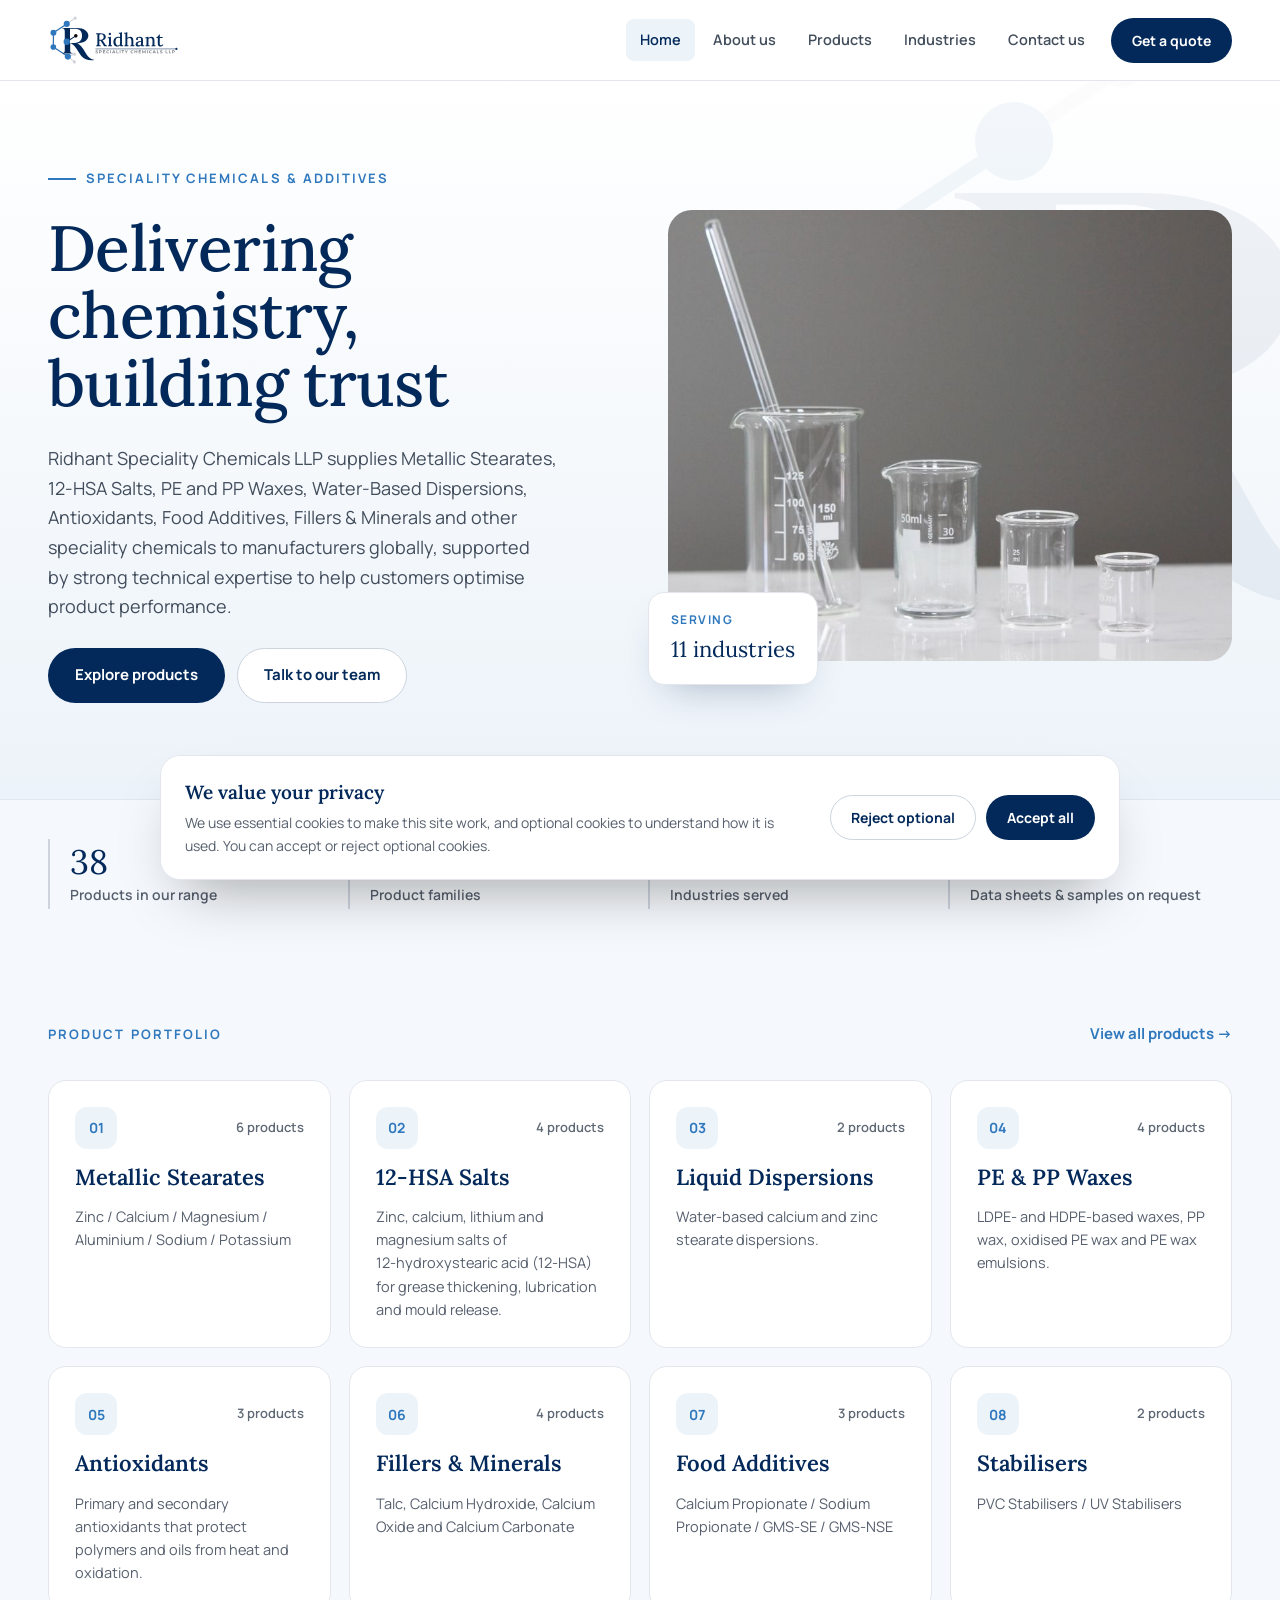
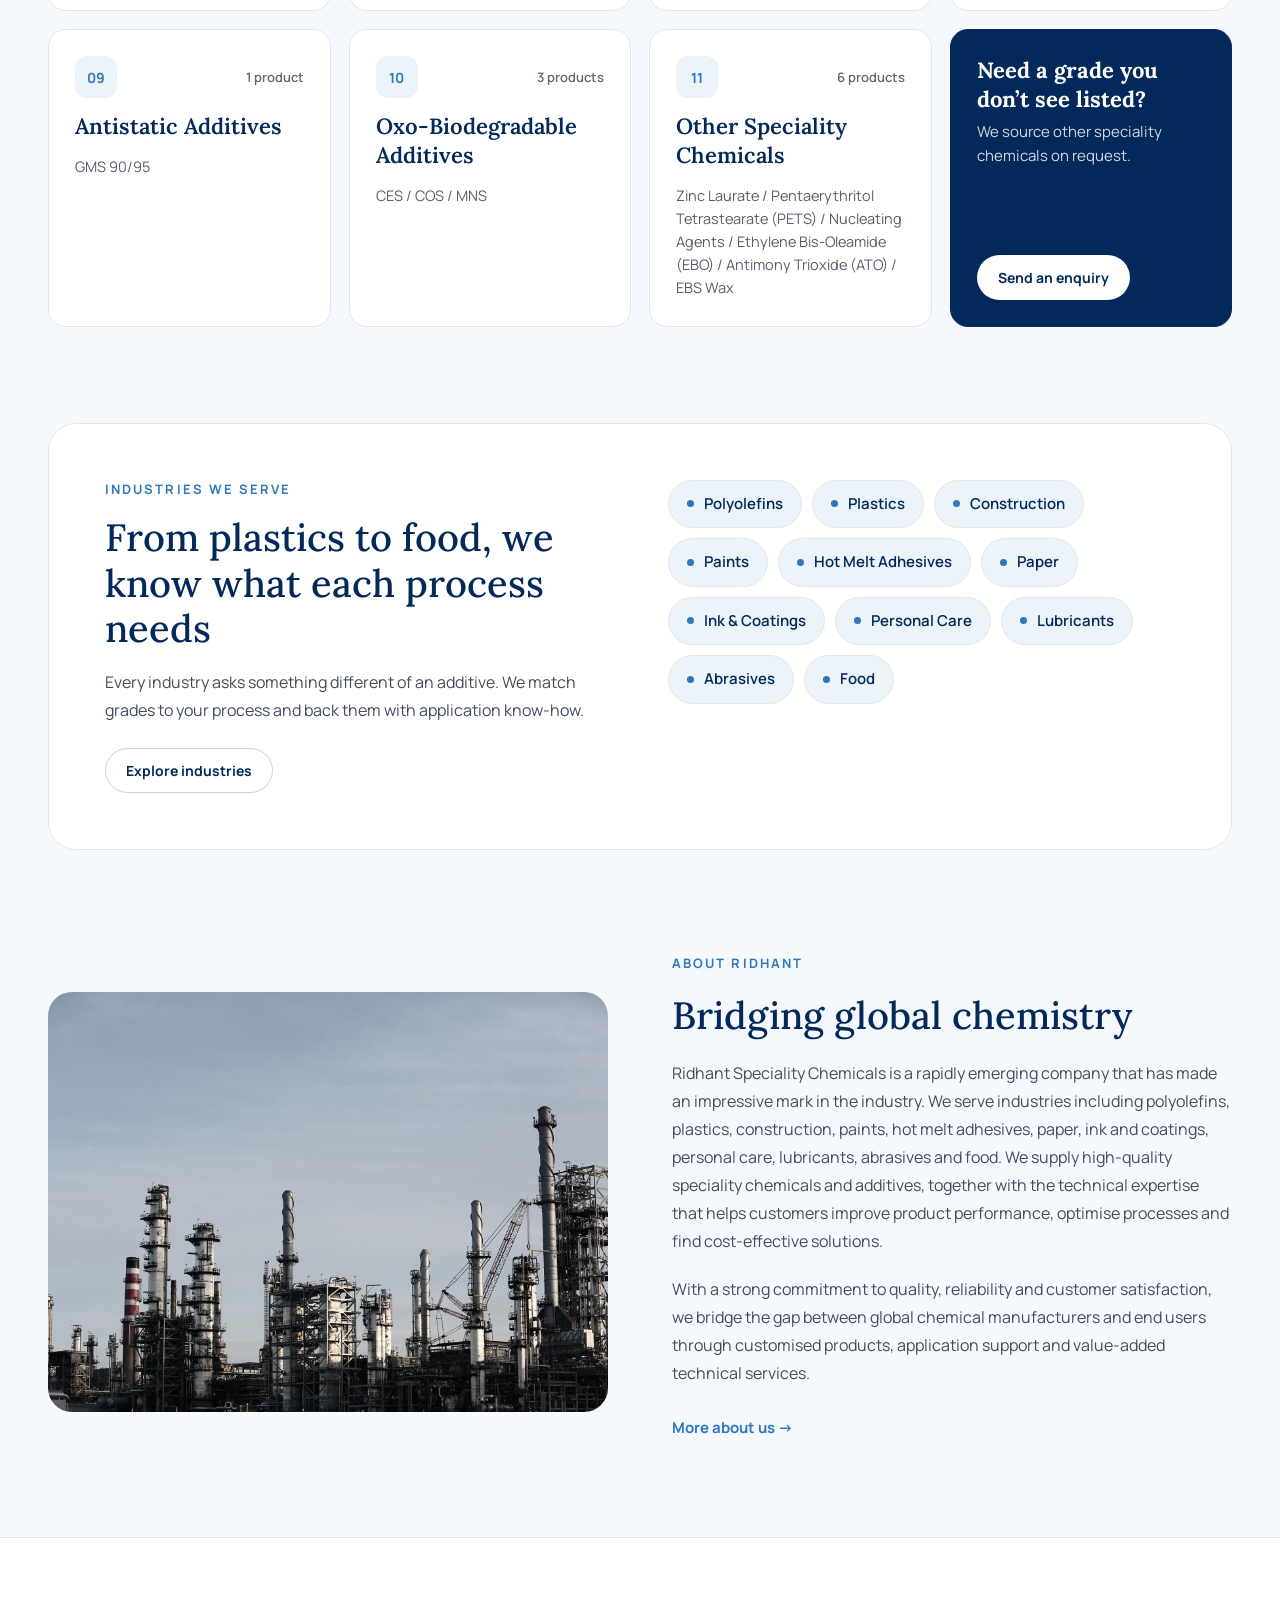
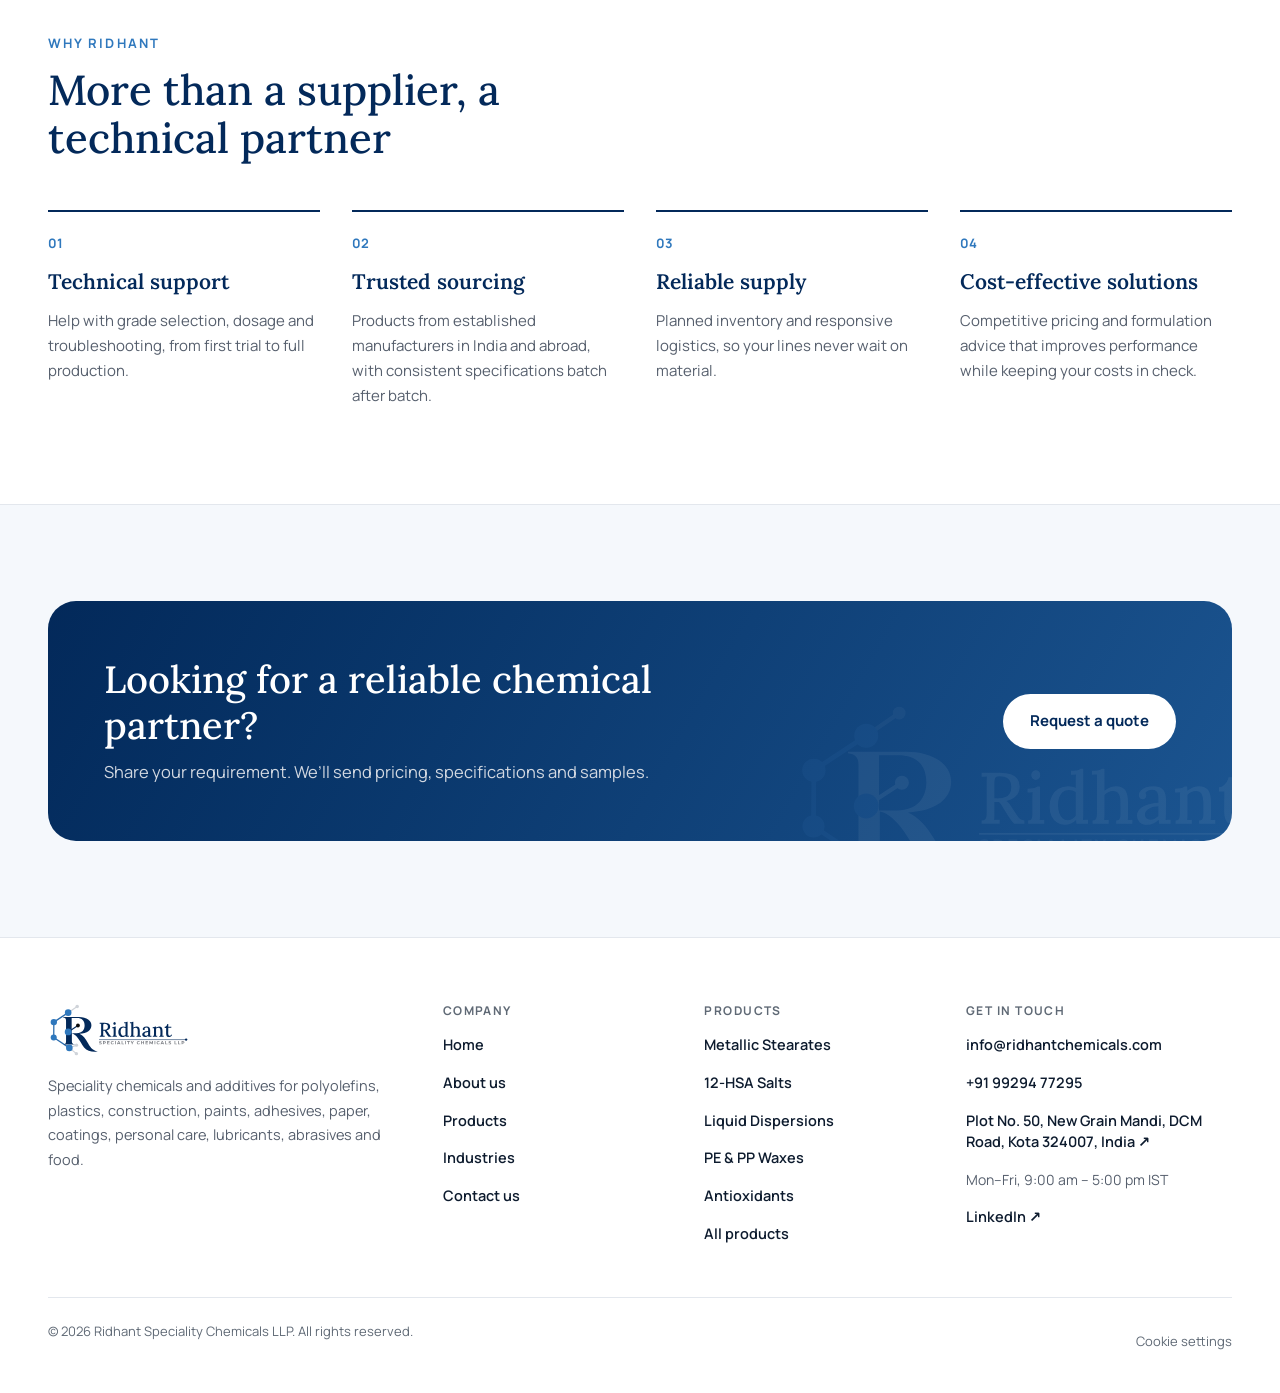
<file: index.html>
<!DOCTYPE html>
<html lang="en-IN">
<head>
<meta charset="utf-8">
<meta name="viewport" content="width=device-width, initial-scale=1">
<title>Speciality Chemicals &amp; Additives Supplier, India | Ridhant</title>
<meta name="description" content="Metallic stearates, 12-HSA salts, PE &amp; PP waxes, antioxidants, stabilisers, fillers, antistatic and oxo-biodegradable additives for manufacturers worldwide.">
<link rel="canonical" href="https://ridhantchemicals.com/">
<meta property="og:type" content="website">
<meta property="og:site_name" content="Ridhant Speciality Chemicals">
<meta property="og:locale" content="en_IN">
<meta property="og:url" content="https://ridhantchemicals.com/">
<meta property="og:title" content="Speciality Chemicals &amp; Additives Supplier, India | Ridhant">
<meta property="og:description" content="Metallic stearates, 12-HSA salts, PE &amp; PP waxes, antioxidants, stabilisers, fillers, antistatic and oxo-biodegradable additives for manufacturers worldwide.">
<meta property="og:image" content="https://ridhantchemicals.com/assets/img/og-image.jpg">
<meta property="og:image:width" content="1200">
<meta property="og:image:height" content="630">
<meta property="og:image:alt" content="Ridhant Speciality Chemicals logo">
<meta name="twitter:card" content="summary_large_image">
<meta name="twitter:title" content="Speciality Chemicals &amp; Additives Supplier, India | Ridhant">
<meta name="twitter:description" content="Metallic stearates, 12-HSA salts, PE &amp; PP waxes, antioxidants, stabilisers, fillers, antistatic and oxo-biodegradable additives for manufacturers worldwide.">
<meta name="twitter:image" content="https://ridhantchemicals.com/assets/img/og-image.jpg">
<meta name="theme-color" content="#03295A">
<link rel="icon" href="assets/favicon/favicon.ico" sizes="any">
<link rel="icon" href="assets/favicon/favicon.svg" type="image/svg+xml">
<link rel="apple-touch-icon" href="assets/favicon/apple-touch-icon.png">
<link rel="manifest" href="site.webmanifest">
<link rel="preconnect" href="https://fonts.googleapis.com">
<link rel="preconnect" href="https://fonts.gstatic.com" crossorigin>
<link rel="stylesheet" href="https://fonts.googleapis.com/css2?family=Lora:wght@500;600&family=Manrope:wght@400;500;600;700&display=swap">
<link rel="preload" as="image" href="assets/img/hero-lab.jpg" fetchpriority="high">
<link rel="stylesheet" href="assets/css/styles.css">
<script type="application/ld+json">
{
 "@context": "https://schema.org",
 "@graph": [
  {
   "@type": "Organization",
   "@id": "https://ridhantchemicals.com/#organization",
   "name": "Ridhant Speciality Chemicals LLP",
   "alternateName": "Ridhant Speciality Chemicals",
   "url": "https://ridhantchemicals.com/",
   "logo": "https://ridhantchemicals.com/assets/img/ridhant-logo-512.png",
   "image": "https://ridhantchemicals.com/assets/img/og-image.jpg",
   "description": "Rapidly emerging speciality chemicals company supplying metallic stearates, 12-HSA salts, PE and PP waxes, dispersions, antioxidants, fillers, food additives, stabilisers, antistatic and oxo-biodegradable additives to manufacturers across the globe.",
   "email": "info@ridhantchemicals.com",
   "telephone": "+91-99294-77295",
   "address": {
    "@type": "PostalAddress",
    "streetAddress": "Plot No. 50, New Grain Mandi, DCM Road",
    "addressLocality": "Kota",
    "postalCode": "324007",
    "addressRegion": "Rajasthan",
    "addressCountry": "IN"
   },
   "location": {
    "@type": "Place",
    "geo": {
     "@type": "GeoCoordinates",
     "latitude": 25.1655375,
     "longitude": 75.8572031
    },
    "hasMap": "https://maps.app.goo.gl/4vucG1acEwjMCmqj7"
   },
   "areaServed": "Worldwide",
   "sameAs": [
    "https://www.linkedin.com/company/115303943/"
   ],
   "contactPoint": {
    "@type": "ContactPoint",
    "contactType": "sales",
    "email": "info@ridhantchemicals.com",
    "telephone": "+91-99294-77295",
    "areaServed": "Worldwide",
    "availableLanguage": [
     "en"
    ],
    "hoursAvailable": {
     "@type": "OpeningHoursSpecification",
     "dayOfWeek": [
      "Monday",
      "Tuesday",
      "Wednesday",
      "Thursday",
      "Friday"
     ],
     "opens": "09:00",
     "closes": "17:00"
    }
   },
   "knowsAbout": [
    "Metallic stearates",
    "Zinc stearate",
    "Calcium stearate",
    "12-hydroxystearate salts",
    "PE wax",
    "PP wax",
    "Stearate dispersions",
    "Polymer antioxidants",
    "Fillers and minerals",
    "Calcium carbonate",
    "Food additives",
    "PVC stabilisers",
    "UV stabilisers",
    "Antistatic additives",
    "Glycerol monostearate",
    "Oxo-biodegradable additives",
    "Hot melt adhesive additives"
   ]
  },
  {
   "@type": "WebSite",
   "@id": "https://ridhantchemicals.com/#website",
   "url": "https://ridhantchemicals.com/",
   "name": "Ridhant Speciality Chemicals",
   "publisher": {
    "@id": "https://ridhantchemicals.com/#organization"
   },
   "inLanguage": "en-IN"
  },
  {
   "@type": "WebPage",
   "@id": "https://ridhantchemicals.com/#webpage",
   "url": "https://ridhantchemicals.com/",
   "name": "Speciality Chemicals & Additives Supplier, India | Ridhant",
   "isPartOf": {
    "@id": "https://ridhantchemicals.com/#website"
   },
   "about": {
    "@id": "https://ridhantchemicals.com/#organization"
   }
  }
 ]
}
</script>
</head>
<body>
<a class="skip-link" href="#main">Skip to content</a>
<header class="site-header">
  <div class="container header-inner">
    <a href="index.html" class="brand" aria-label="Ridhant Speciality Chemicals – Home"><img src="assets/img/ridhant-logo-horizontal.svg" alt="Ridhant Speciality Chemicals LLP" width="140" height="55"></a>
    <button class="nav-toggle" aria-label="Open menu" aria-expanded="false" aria-controls="site-nav"><span></span><span></span><span></span></button>
    <nav class="site-nav" id="site-nav" aria-label="Main">
      <a href="index.html" class="active" aria-current="page">Home</a>
      <a href="about.html">About us</a>
      <a href="products.html">Products</a>
      <a href="industries.html">Industries</a>
      <a href="contact.html">Contact us</a>
      <a href="mailto:info@ridhantchemicals.com?subject=Quote%20request%20-%20Ridhant%20Speciality%20Chemicals" class="btn btn-primary btn-sm">Get a quote</a>
    </nav>
  </div>
</header>
<main id="main">
  <section class="home-hero">
    <img src="assets/img/brandmark.svg" alt="" class="hero-watermark">
    <div class="container hero-grid">
      <div class="stack-26">
        <span class="eyebrow eyebrow-rule">Speciality chemicals &amp; additives</span>
        <h1 class="h-hero">Delivering chemistry, building trust</h1>
        <p class="lead">Ridhant Speciality Chemicals LLP supplies Metallic Stearates, 12‑HSA Salts, PE and PP Waxes, Water-Based Dispersions, Antioxidants, Food Additives, Fillers &amp; Minerals and other speciality chemicals to manufacturers globally, supported by strong technical expertise to help customers optimise product performance.</p>
        <div class="btn-row">
          <a href="products.html" class="btn btn-primary">Explore products</a>
          <a href="contact.html" class="btn btn-outline">Talk to our team</a>
        </div>
      </div>
      <div class="hero-media">
        <img src="assets/img/hero-lab.jpg" alt="Laboratory beakers and glassware" class="hero-img" width="1024" height="683" fetchpriority="high">
        <div class="hero-badge"><span class="label-acc">Serving</span><span class="badge-big">11 industries</span></div>
      </div>
    </div>
  </section>

  <section class="container stat-strip" aria-label="At a glance">
    <div class="stat"><span class="stat-num">38</span><span class="stat-label">Products in our range</span></div>
    <div class="stat"><span class="stat-num">11</span><span class="stat-label">Product families</span></div>
    <div class="stat"><span class="stat-num">11</span><span class="stat-label">Industries served</span></div>
    <div class="stat"><span class="stat-num">TDS</span><span class="stat-label">Data sheets &amp; samples on request</span></div>
  </section>

  <section class="container section">
    <div class="section-head">
      <h2 class="eyebrow">Product portfolio</h2>
      <a href="products.html" class="text-link">View all products →</a>
    </div>
    <div class="card-grid">
      <a href="products.html?cat=stearates" class="card cat-card">
        <div class="cat-top"><span class="num-badge">01</span><span class="cat-count">6 products</span></div>
        <h3 class="cat-name">Metallic Stearates</h3>
        <p class="cat-desc">Zinc / Calcium / Magnesium / Aluminium / Sodium / Potassium</p>
      </a>
      <a href="products.html?cat=hsa" class="card cat-card">
        <div class="cat-top"><span class="num-badge">02</span><span class="cat-count">4 products</span></div>
        <h3 class="cat-name">12-HSA Salts</h3>
        <p class="cat-desc">Zinc, calcium, lithium and magnesium salts of 12‑hydroxystearic acid (12‑HSA) for grease thickening, lubrication and mould release.</p>
      </a>
      <a href="products.html?cat=dispersions" class="card cat-card">
        <div class="cat-top"><span class="num-badge">03</span><span class="cat-count">2 products</span></div>
        <h3 class="cat-name">Liquid Dispersions</h3>
        <p class="cat-desc">Water-based calcium and zinc stearate dispersions.</p>
      </a>
      <a href="products.html?cat=waxes" class="card cat-card">
        <div class="cat-top"><span class="num-badge">04</span><span class="cat-count">4 products</span></div>
        <h3 class="cat-name">PE &amp; PP Waxes</h3>
        <p class="cat-desc">LDPE- and HDPE-based waxes, PP wax, oxidised PE wax and PE wax emulsions.</p>
      </a>
      <a href="products.html?cat=antioxidants" class="card cat-card">
        <div class="cat-top"><span class="num-badge">05</span><span class="cat-count">3 products</span></div>
        <h3 class="cat-name">Antioxidants</h3>
        <p class="cat-desc">Primary and secondary antioxidants that protect polymers and oils from heat and oxidation.</p>
      </a>
      <a href="products.html?cat=fillers" class="card cat-card">
        <div class="cat-top"><span class="num-badge">06</span><span class="cat-count">4 products</span></div>
        <h3 class="cat-name">Fillers &amp; Minerals</h3>
        <p class="cat-desc">Talc, Calcium Hydroxide, Calcium Oxide and Calcium Carbonate</p>
      </a>
      <a href="products.html?cat=food" class="card cat-card">
        <div class="cat-top"><span class="num-badge">07</span><span class="cat-count">3 products</span></div>
        <h3 class="cat-name">Food Additives</h3>
        <p class="cat-desc">Calcium Propionate / Sodium Propionate / GMS‑SE / GMS‑NSE</p>
      </a>
      <a href="products.html?cat=stabilisers" class="card cat-card">
        <div class="cat-top"><span class="num-badge">08</span><span class="cat-count">2 products</span></div>
        <h3 class="cat-name">Stabilisers</h3>
        <p class="cat-desc">PVC Stabilisers / UV Stabilisers</p>
      </a>
      <a href="products.html?cat=antistatic" class="card cat-card">
        <div class="cat-top"><span class="num-badge">09</span><span class="cat-count">1 product</span></div>
        <h3 class="cat-name">Antistatic Additives</h3>
        <p class="cat-desc">GMS 90/95</p>
      </a>
      <a href="products.html?cat=oxo" class="card cat-card">
        <div class="cat-top"><span class="num-badge">10</span><span class="cat-count">3 products</span></div>
        <h3 class="cat-name">Oxo-Biodegradable Additives</h3>
        <p class="cat-desc">CES / COS / MNS</p>
      </a>
      <a href="products.html?cat=other" class="card cat-card">
        <div class="cat-top"><span class="num-badge">11</span><span class="cat-count">6 products</span></div>
        <h3 class="cat-name">Other Speciality Chemicals</h3>
        <p class="cat-desc">Zinc Laurate / Pentaerythritol Tetrastearate (PETS) / Nucleating Agents / Ethylene Bis-Oleamide (EBO) / Antimony Trioxide (ATO) / EBS Wax</p>
      </a>
      <div class="card card-dark other-additives">
        <div class="other-text"><h3 class="card-dark-title">Need a grade you don’t see listed?</h3><p>We source other speciality chemicals on request.</p></div>
        <a href="mailto:info@ridhantchemicals.com?subject=Enquiry%20-%20Other%20speciality%20additives" class="btn btn-light btn-sm">Send an enquiry</a>
      </div>
    </div>
  </section>

  <section class="container section-tight">
    <div class="panel split">
      <div class="stack-16">
        <span class="eyebrow">Industries we serve</span>
        <h2 class="h-sub">From plastics to food, we know what each process needs</h2>
        <p class="body">Every industry asks something different of an additive. We match grades to your process and back them with application know-how.</p>
        <a href="industries.html" class="btn btn-outline btn-sm">Explore industries</a>
      </div>
      <div class="pill-cloud">
        <a class="pill" href="industries.html#ind-polyolefins">Polyolefins</a>
        <a class="pill" href="industries.html#ind-plastics">Plastics</a>
        <a class="pill" href="industries.html#ind-construction">Construction</a>
        <a class="pill" href="industries.html#ind-paints">Paints</a>
        <a class="pill" href="industries.html#ind-hot-melt-adhesives">Hot Melt Adhesives</a>
        <a class="pill" href="industries.html#ind-paper">Paper</a>
        <a class="pill" href="industries.html#ind-ink-coatings">Ink &amp; Coatings</a>
        <a class="pill" href="industries.html#ind-personal-care">Personal Care</a>
        <a class="pill" href="industries.html#ind-lubricants">Lubricants</a>
        <a class="pill" href="industries.html#ind-abrasives">Abrasives</a>
        <a class="pill" href="industries.html#ind-food">Food</a>
      </div>
    </div>
  </section>

  <section class="container section-bottom split-64 about-snippet">
    <div class="media-43"><img src="assets/img/about-plant.jpg" alt="Chemical processing plant" width="960" height="640" loading="lazy"></div>
    <div class="stack-20">
      <span class="eyebrow">About Ridhant</span>
      <h2 class="h-sub">Bridging global chemistry</h2>
      <p class="body">Ridhant Speciality Chemicals is a rapidly emerging company that has made an impressive mark in the industry. We serve industries including polyolefins, plastics, construction, paints, hot melt adhesives, paper, ink and coatings, personal care, lubricants, abrasives and food. We supply high-quality speciality chemicals and additives, together with the technical expertise that helps customers improve product performance, optimise processes and find cost-effective solutions.</p>
      <p class="body">With a strong commitment to quality, reliability and customer satisfaction, we bridge the gap between global chemical manufacturers and end users through customised products, application support and value-added technical services.</p>
      <a href="about.html" class="text-link">More about us →</a>
    </div>
  </section>

  <section class="band">
    <div class="container section stack-48">
      <div class="stack-12 narrow">
        <span class="eyebrow">Why Ridhant</span>
        <h2 class="h-section">More than a supplier, a technical partner</h2>
      </div>
      <div class="reason-grid">
        <div class="reason"><span class="num">01</span><h3>Technical support</h3><p>Help with grade selection, dosage and troubleshooting, from first trial to full production.</p></div>
        <div class="reason"><span class="num">02</span><h3>Trusted sourcing</h3><p>Products from established manufacturers in India and abroad, with consistent specifications batch after batch.</p></div>
        <div class="reason"><span class="num">03</span><h3>Reliable supply</h3><p>Planned inventory and responsive logistics, so your lines never wait on material.</p></div>
        <div class="reason"><span class="num">04</span><h3>Cost-effective solutions</h3><p>Competitive pricing and formulation advice that improves performance while keeping your costs in check.</p></div>
      </div>
    </div>
  </section>
  <div class="spacer-96"></div>
  <section class="container cta-wrap">
    <div class="cta-band">
      <img src="assets/img/logo-white.svg" alt="" class="cta-watermark" width="520" height="204" loading="lazy">
      <div class="cta-text">
        <h2>Looking for a reliable chemical partner?</h2>
        <p>Share your requirement. We’ll send pricing, specifications and samples.</p>
      </div>
      <a href="mailto:info@ridhantchemicals.com?subject=Quote%20request%20-%20Ridhant%20Speciality%20Chemicals" class="btn btn-light">Request a quote</a>
    </div>
  </section>
</main>

<footer class="site-footer">
  <div class="container">
    <div class="footer-grid">
      <div class="footer-brand">
        <img src="assets/img/ridhant-logo-horizontal.svg" alt="Ridhant Speciality Chemicals LLP" width="143" height="56" loading="lazy">
        <p>Speciality chemicals and additives for polyolefins, plastics, construction, paints, adhesives, paper, coatings, personal care, lubricants, abrasives and food.</p>
      </div>
      <nav class="footer-col" aria-label="Company"><span class="label">Company</span>
        <a href="index.html">Home</a>
        <a href="about.html">About us</a>
        <a href="products.html">Products</a>
        <a href="industries.html">Industries</a>
        <a href="contact.html">Contact us</a>
      </nav>
      <nav class="footer-col" aria-label="Products"><span class="label">Products</span>
        <a href="products.html?cat=stearates">Metallic Stearates</a>
        <a href="products.html?cat=hsa">12-HSA Salts</a>
        <a href="products.html?cat=dispersions">Liquid Dispersions</a>
        <a href="products.html?cat=waxes">PE &amp; PP Waxes</a>
        <a href="products.html?cat=antioxidants">Antioxidants</a>
        <a href="products.html">All products</a>
      </nav>
      <div class="footer-col"><span class="label">Get in touch</span>
        <a href="mailto:info@ridhantchemicals.com">info@ridhantchemicals.com</a>
        <a href="tel:+919929477295">+91 99294 77295</a>
        <a href="https://maps.app.goo.gl/4vucG1acEwjMCmqj7" target="_blank" rel="noopener">Plot No. 50, New Grain Mandi, DCM Road, Kota 324007, India ↗</a>
        <span class="muted">Mon–Fri, 9:00 am – 5:00 pm IST</span>
        <a href="https://www.linkedin.com/company/115303943/" target="_blank" rel="noopener">LinkedIn ↗</a>
      </div>
    </div>
    <div class="footer-bottom"><span>© <span data-year>2026</span> Ridhant Speciality Chemicals LLP. All rights reserved.</span><span class="footer-links"><button type="button" class="link-btn" data-cookie-settings>Cookie settings</button></span></div>
  </div>
</footer>

<div class="cookie-banner" role="dialog" aria-live="polite" aria-label="Cookie consent" hidden>
  <div class="cookie-text">
    <strong>We value your privacy</strong>
    <p>We use essential cookies to make this site work, and optional cookies to understand how it is used. You can accept or reject optional cookies.</p>
  </div>
  <div class="cookie-actions">
    <button type="button" class="btn btn-outline btn-sm" data-cookie="reject">Reject optional</button>
    <button type="button" class="btn btn-primary btn-sm" data-cookie="accept">Accept all</button>
  </div>
</div>

<script src="assets/js/main.js" defer></script>
</body>
</html>
</file>
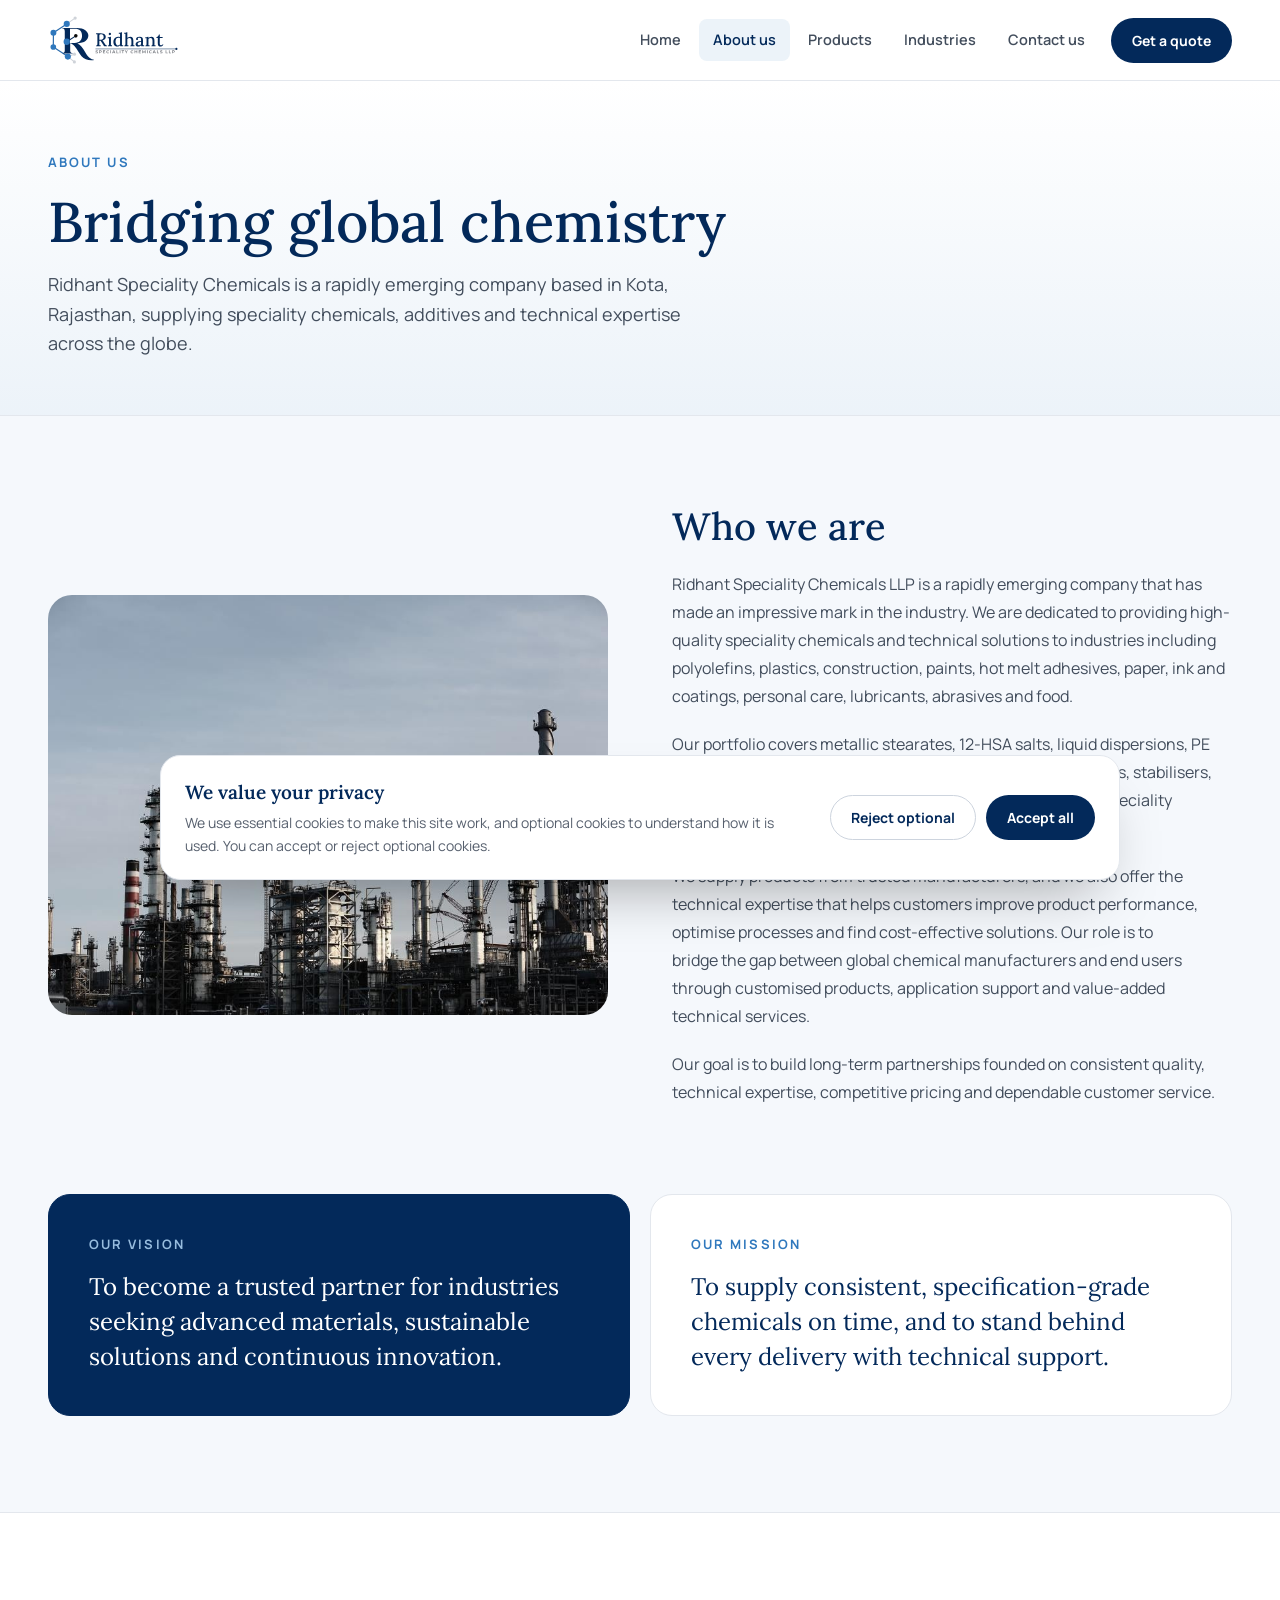
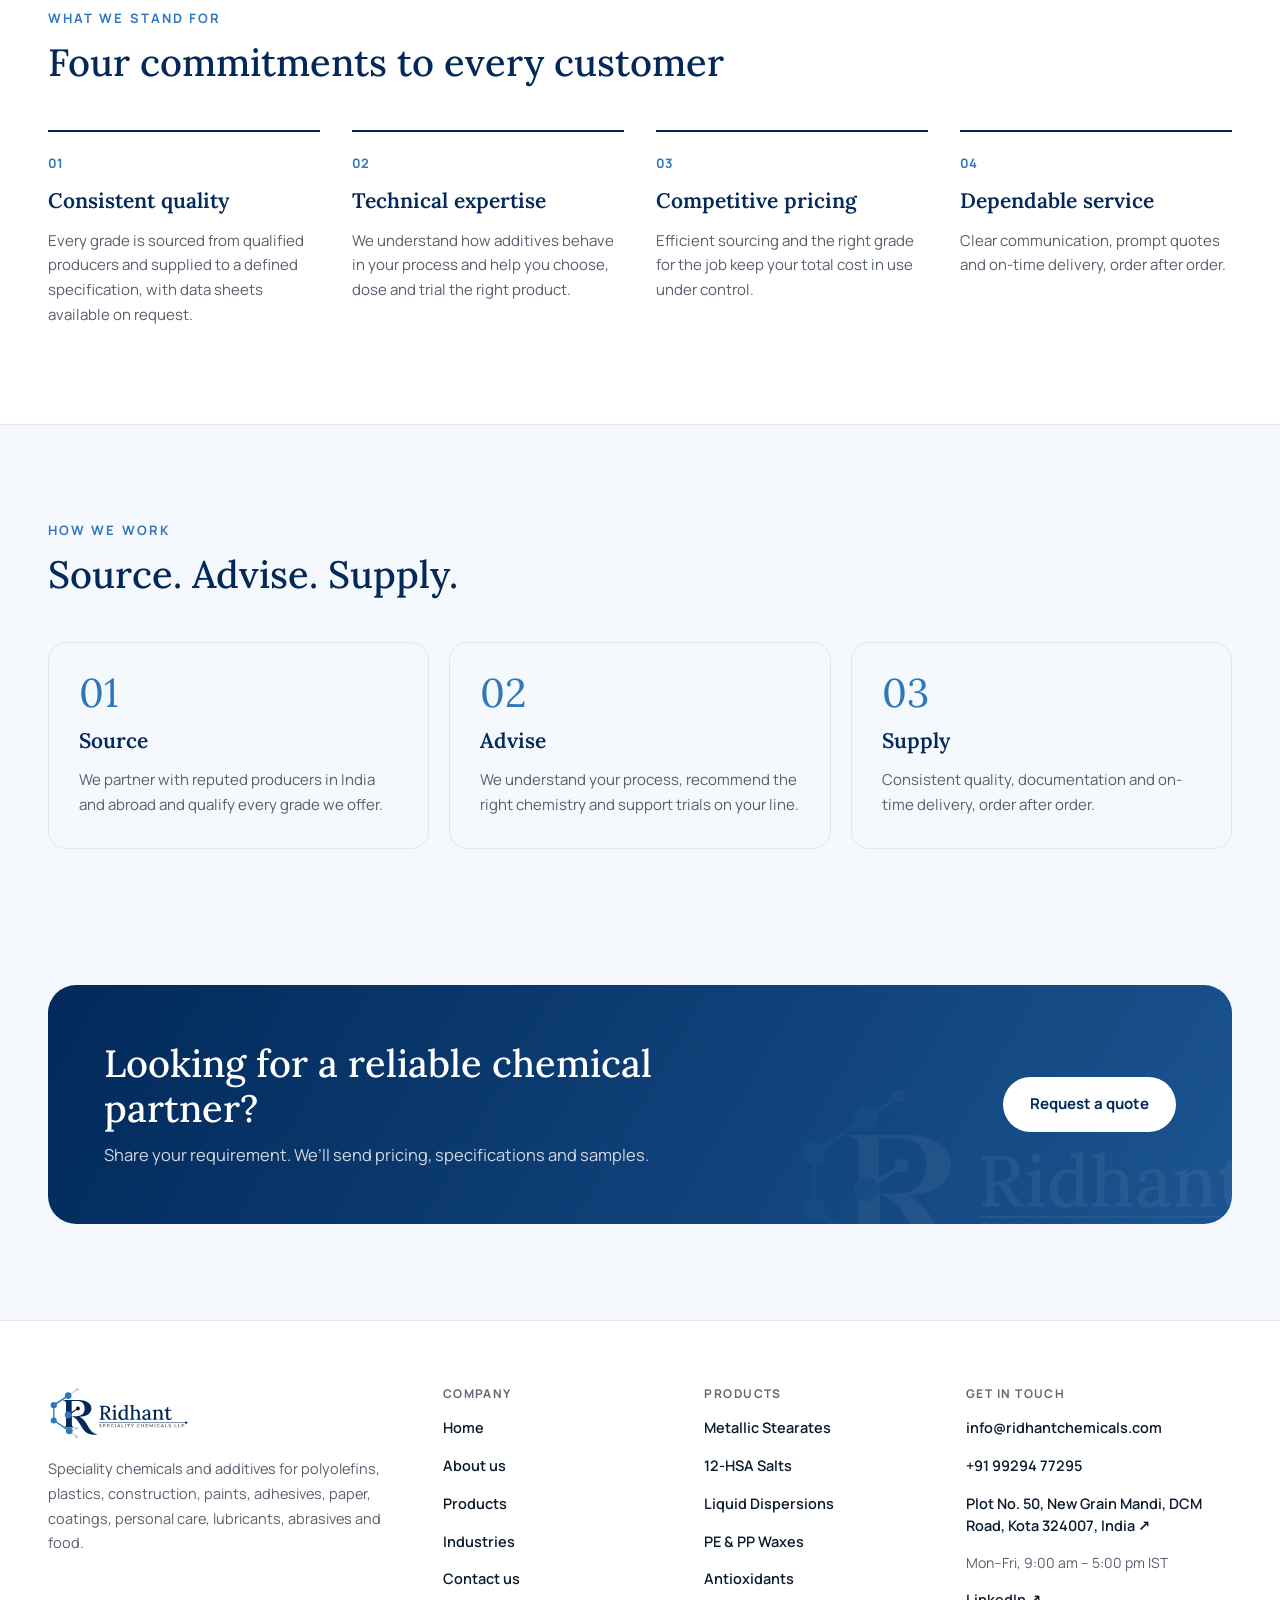
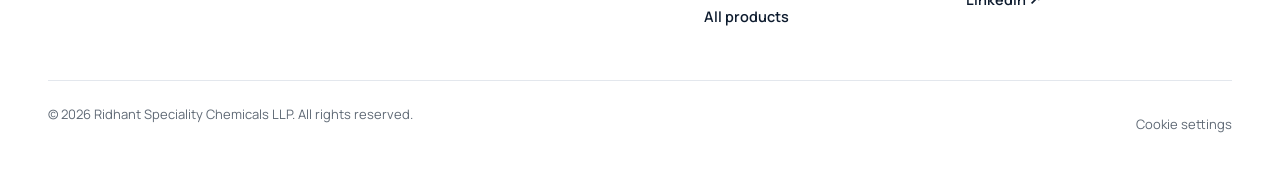
<file: about.html>
<!DOCTYPE html>
<html lang="en-IN">
<head>
<meta charset="utf-8">
<meta name="viewport" content="width=device-width, initial-scale=1">
<title>About Us | Ridhant Speciality Chemicals LLP, Kota</title>
<meta name="description" content="Rapidly emerging speciality chemicals company in Kota, Rajasthan, supplying quality additives and technical support across the globe.">
<link rel="canonical" href="https://ridhantchemicals.com/about.html">
<meta property="og:type" content="website">
<meta property="og:site_name" content="Ridhant Speciality Chemicals">
<meta property="og:locale" content="en_IN">
<meta property="og:url" content="https://ridhantchemicals.com/about.html">
<meta property="og:title" content="About Us | Ridhant Speciality Chemicals LLP, Kota">
<meta property="og:description" content="Rapidly emerging speciality chemicals company in Kota, Rajasthan, supplying quality additives and technical support across the globe.">
<meta property="og:image" content="https://ridhantchemicals.com/assets/img/og-image.jpg">
<meta property="og:image:width" content="1200">
<meta property="og:image:height" content="630">
<meta property="og:image:alt" content="Ridhant Speciality Chemicals logo">
<meta name="twitter:card" content="summary_large_image">
<meta name="twitter:title" content="About Us | Ridhant Speciality Chemicals LLP, Kota">
<meta name="twitter:description" content="Rapidly emerging speciality chemicals company in Kota, Rajasthan, supplying quality additives and technical support across the globe.">
<meta name="twitter:image" content="https://ridhantchemicals.com/assets/img/og-image.jpg">
<meta name="theme-color" content="#03295A">
<link rel="icon" href="assets/favicon/favicon.ico" sizes="any">
<link rel="icon" href="assets/favicon/favicon.svg" type="image/svg+xml">
<link rel="apple-touch-icon" href="assets/favicon/apple-touch-icon.png">
<link rel="manifest" href="site.webmanifest">
<link rel="preconnect" href="https://fonts.googleapis.com">
<link rel="preconnect" href="https://fonts.gstatic.com" crossorigin>
<link rel="stylesheet" href="https://fonts.googleapis.com/css2?family=Lora:wght@500;600&family=Manrope:wght@400;500;600;700&display=swap">
<link rel="stylesheet" href="assets/css/styles.css">
<script type="application/ld+json">
{
 "@context": "https://schema.org",
 "@graph": [
  {
   "@type": "AboutPage",
   "url": "https://ridhantchemicals.com/about.html",
   "name": "About Us | Ridhant Speciality Chemicals LLP, Kota",
   "about": {
    "@id": "https://ridhantchemicals.com/#organization"
   }
  },
  {
   "@type": "BreadcrumbList",
   "itemListElement": [
    {
     "@type": "ListItem",
     "position": 1,
     "name": "Home",
     "item": "https://ridhantchemicals.com/"
    },
    {
     "@type": "ListItem",
     "position": 2,
     "name": "About us",
     "item": "https://ridhantchemicals.com/about.html"
    }
   ]
  }
 ]
}
</script>
</head>
<body>
<a class="skip-link" href="#main">Skip to content</a>
<header class="site-header">
  <div class="container header-inner">
    <a href="index.html" class="brand" aria-label="Ridhant Speciality Chemicals – Home"><img src="assets/img/ridhant-logo-horizontal.svg" alt="Ridhant Speciality Chemicals LLP" width="140" height="55"></a>
    <button class="nav-toggle" aria-label="Open menu" aria-expanded="false" aria-controls="site-nav"><span></span><span></span><span></span></button>
    <nav class="site-nav" id="site-nav" aria-label="Main">
      <a href="index.html">Home</a>
      <a href="about.html" class="active" aria-current="page">About us</a>
      <a href="products.html">Products</a>
      <a href="industries.html">Industries</a>
      <a href="contact.html">Contact us</a>
      <a href="mailto:info@ridhantchemicals.com?subject=Quote%20request%20-%20Ridhant%20Speciality%20Chemicals" class="btn btn-primary btn-sm">Get a quote</a>
    </nav>
  </div>
</header>
<main id="main">
  <section class="page-hero">
    <div class="container stack-18">
      <span class="eyebrow">About us</span>
      <h1 class="h-display">Bridging global chemistry</h1>
      <p class="lead">Ridhant Speciality Chemicals is a rapidly emerging company based in Kota, Rajasthan, supplying speciality chemicals, additives and technical expertise across the globe.</p>
    </div>
  </section>

  <section class="container section split-64">
    <div class="media-43"><img src="assets/img/about-plant.jpg" alt="Chemical processing plant" width="960" height="640"></div>
    <div class="stack-20">
      <h2 class="h-sub">Who we are</h2>
      <p class="body">Ridhant Speciality Chemicals LLP is a rapidly emerging company that has made an impressive mark in the industry. We are dedicated to providing high-quality speciality chemicals and technical solutions to industries including polyolefins, plastics, construction, paints, hot melt adhesives, paper, ink and coatings, personal care, lubricants, abrasives and food.</p>
      <p class="body">Our portfolio covers metallic stearates, 12-HSA salts, liquid dispersions, PE and PP waxes, antioxidants, fillers and minerals, food additives, stabilisers, antistatic additives, oxo-biodegradable additives and other speciality chemicals, with further grades sourced on request.</p>
      <p class="body">We supply products from trusted manufacturers, and we also offer the technical expertise that helps customers improve product performance, optimise processes and find cost-effective solutions. Our role is to bridge the gap between global chemical manufacturers and end users through customised products, application support and value-added technical services.</p>
      <p class="body">Our goal is to build long-term partnerships founded on consistent quality, technical expertise, competitive pricing and dependable customer service.</p>
    </div>
  </section>

  <section class="container section-bottom two-col">
    <div class="card-feature dark">
      <span class="eyebrow on-dark">Our vision</span>
      <p class="quote">To become a trusted partner for industries seeking advanced materials, sustainable solutions and continuous innovation.</p>
    </div>
    <div class="card-feature">
      <span class="eyebrow">Our mission</span>
      <p class="quote">To supply consistent, specification-grade chemicals on time, and to stand behind every delivery with technical support.</p>
    </div>
  </section>

  <section class="band">
    <div class="container section stack-44">
      <div class="stack-12"><span class="eyebrow">What we stand for</span><h2 class="h-sub">Four commitments to every customer</h2></div>
      <div class="reason-grid">
        <div class="reason"><span class="num">01</span><h3>Consistent quality</h3><p>Every grade is sourced from qualified producers and supplied to a defined specification, with data sheets available on request.</p></div>
        <div class="reason"><span class="num">02</span><h3>Technical expertise</h3><p>We understand how additives behave in your process and help you choose, dose and trial the right product.</p></div>
        <div class="reason"><span class="num">03</span><h3>Competitive pricing</h3><p>Efficient sourcing and the right grade for the job keep your total cost in use under control.</p></div>
        <div class="reason"><span class="num">04</span><h3>Dependable service</h3><p>Clear communication, prompt quotes and on-time delivery, order after order.</p></div>
      </div>
    </div>
  </section>

  <section class="container section stack-44">
    <div class="stack-12"><span class="eyebrow">How we work</span><h2 class="h-sub">Source. Advise. Supply.</h2></div>
    <div class="step-grid">
      <div class="step"><span class="step-num">01</span><h3>Source</h3><p>We partner with reputed producers in India and abroad and qualify every grade we offer.</p></div>
      <div class="step"><span class="step-num">02</span><h3>Advise</h3><p>We understand your process, recommend the right chemistry and support trials on your line.</p></div>
      <div class="step"><span class="step-num">03</span><h3>Supply</h3><p>Consistent quality, documentation and on-time delivery, order after order.</p></div>
    </div>
  </section>
  <div class="spacer-96"></div>
  <section class="container cta-wrap">
    <div class="cta-band">
      <img src="assets/img/logo-white.svg" alt="" class="cta-watermark" width="520" height="204" loading="lazy">
      <div class="cta-text">
        <h2>Looking for a reliable chemical partner?</h2>
        <p>Share your requirement. We’ll send pricing, specifications and samples.</p>
      </div>
      <a href="mailto:info@ridhantchemicals.com?subject=Quote%20request%20-%20Ridhant%20Speciality%20Chemicals" class="btn btn-light">Request a quote</a>
    </div>
  </section>
</main>

<footer class="site-footer">
  <div class="container">
    <div class="footer-grid">
      <div class="footer-brand">
        <img src="assets/img/ridhant-logo-horizontal.svg" alt="Ridhant Speciality Chemicals LLP" width="143" height="56" loading="lazy">
        <p>Speciality chemicals and additives for polyolefins, plastics, construction, paints, adhesives, paper, coatings, personal care, lubricants, abrasives and food.</p>
      </div>
      <nav class="footer-col" aria-label="Company"><span class="label">Company</span>
        <a href="index.html">Home</a>
        <a href="about.html">About us</a>
        <a href="products.html">Products</a>
        <a href="industries.html">Industries</a>
        <a href="contact.html">Contact us</a>
      </nav>
      <nav class="footer-col" aria-label="Products"><span class="label">Products</span>
        <a href="products.html?cat=stearates">Metallic Stearates</a>
        <a href="products.html?cat=hsa">12-HSA Salts</a>
        <a href="products.html?cat=dispersions">Liquid Dispersions</a>
        <a href="products.html?cat=waxes">PE &amp; PP Waxes</a>
        <a href="products.html?cat=antioxidants">Antioxidants</a>
        <a href="products.html">All products</a>
      </nav>
      <div class="footer-col"><span class="label">Get in touch</span>
        <a href="mailto:info@ridhantchemicals.com">info@ridhantchemicals.com</a>
        <a href="tel:+919929477295">+91 99294 77295</a>
        <a href="https://maps.app.goo.gl/4vucG1acEwjMCmqj7" target="_blank" rel="noopener">Plot No. 50, New Grain Mandi, DCM Road, Kota 324007, India ↗</a>
        <span class="muted">Mon–Fri, 9:00 am – 5:00 pm IST</span>
        <a href="https://www.linkedin.com/company/115303943/" target="_blank" rel="noopener">LinkedIn ↗</a>
      </div>
    </div>
    <div class="footer-bottom"><span>© <span data-year>2026</span> Ridhant Speciality Chemicals LLP. All rights reserved.</span><span class="footer-links"><button type="button" class="link-btn" data-cookie-settings>Cookie settings</button></span></div>
  </div>
</footer>

<div class="cookie-banner" role="dialog" aria-live="polite" aria-label="Cookie consent" hidden>
  <div class="cookie-text">
    <strong>We value your privacy</strong>
    <p>We use essential cookies to make this site work, and optional cookies to understand how it is used. You can accept or reject optional cookies.</p>
  </div>
  <div class="cookie-actions">
    <button type="button" class="btn btn-outline btn-sm" data-cookie="reject">Reject optional</button>
    <button type="button" class="btn btn-primary btn-sm" data-cookie="accept">Accept all</button>
  </div>
</div>

<script src="assets/js/main.js" defer></script>
</body>
</html>
</file>
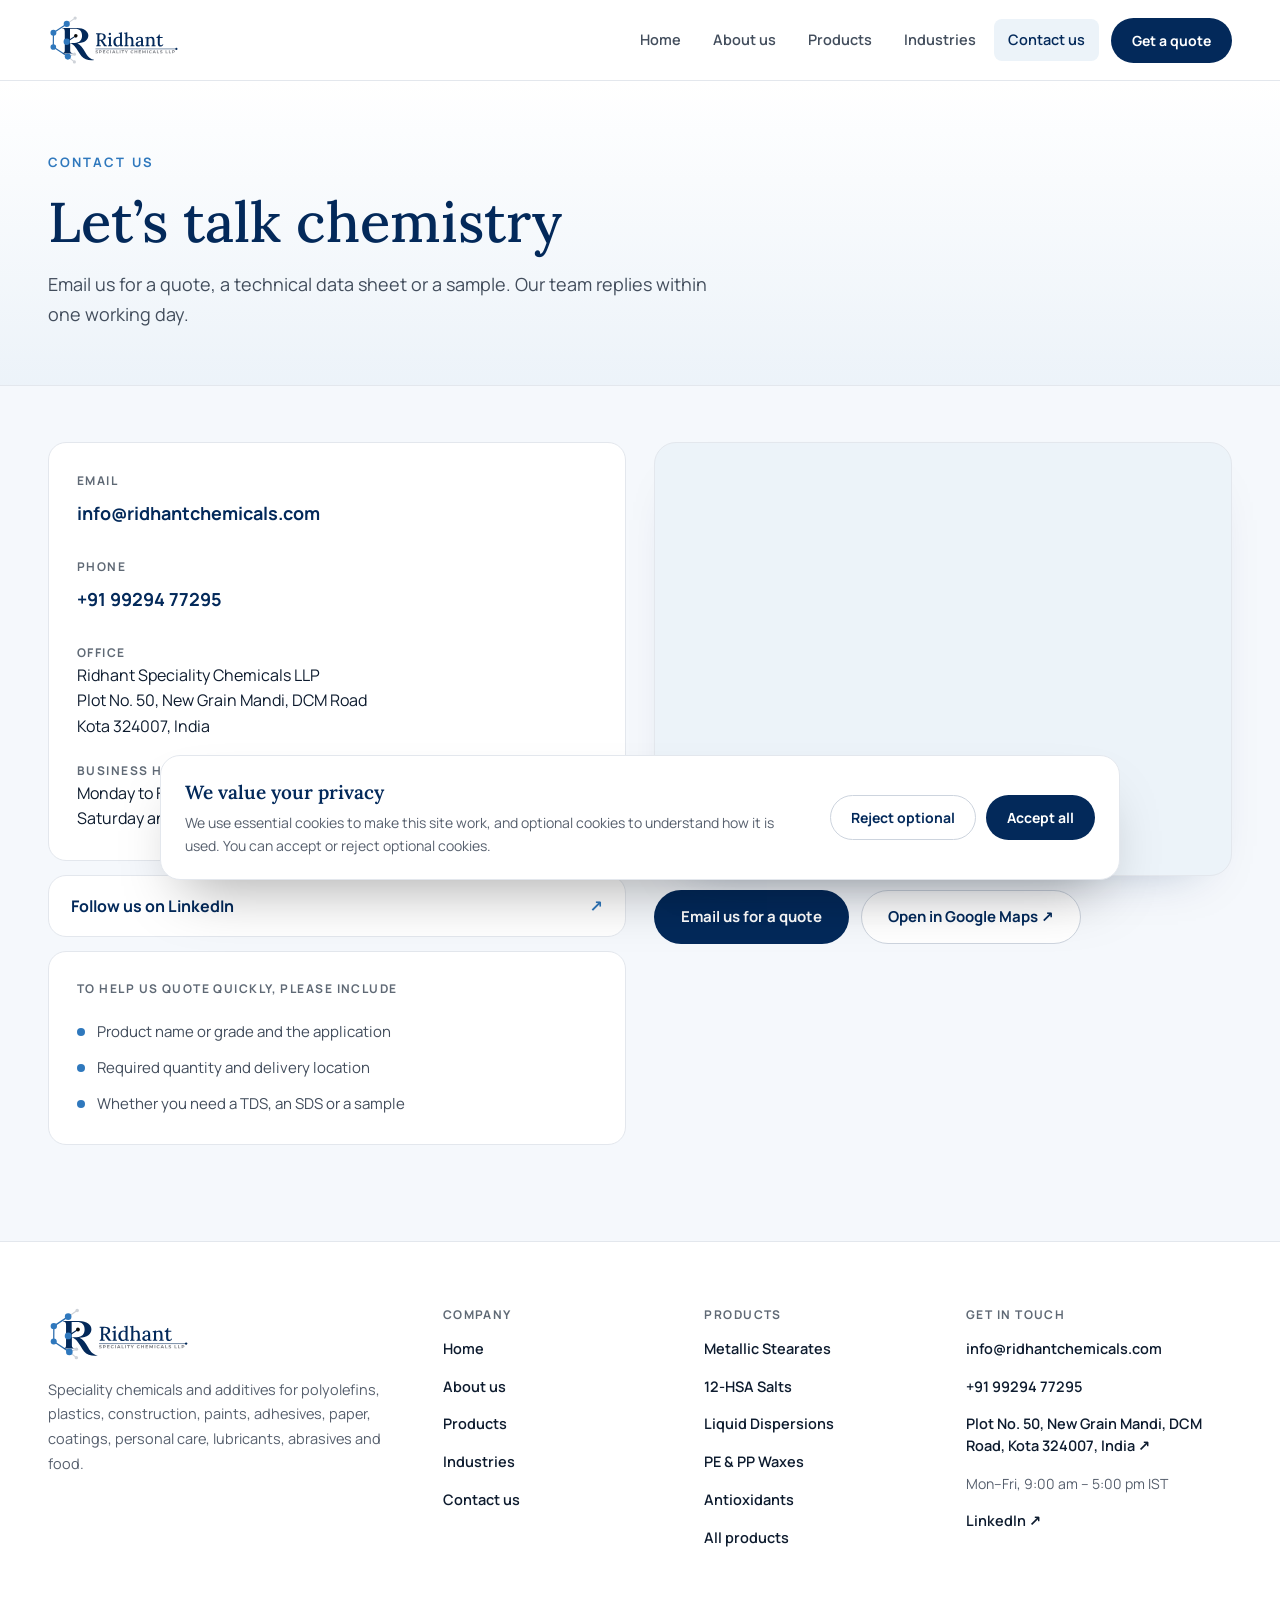
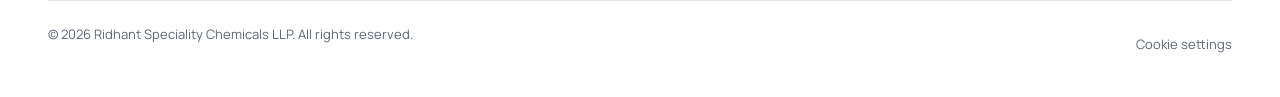
<file: contact.html>
<!DOCTYPE html>
<html lang="en-IN">
<head>
<meta charset="utf-8">
<meta name="viewport" content="width=device-width, initial-scale=1">
<title>Contact Ridhant Speciality Chemicals | Quotes, TDS &amp; Samples</title>
<meta name="description" content="Request a quote, technical data sheet or sample. Email info@ridhantchemicals.com or call +91 99294 77295. Ridhant Speciality Chemicals, Kota, Rajasthan.">
<link rel="canonical" href="https://ridhantchemicals.com/contact.html">
<meta property="og:type" content="website">
<meta property="og:site_name" content="Ridhant Speciality Chemicals">
<meta property="og:locale" content="en_IN">
<meta property="og:url" content="https://ridhantchemicals.com/contact.html">
<meta property="og:title" content="Contact Ridhant Speciality Chemicals | Quotes, TDS &amp; Samples">
<meta property="og:description" content="Request a quote, technical data sheet or sample. Email info@ridhantchemicals.com or call +91 99294 77295. Ridhant Speciality Chemicals, Kota, Rajasthan.">
<meta property="og:image" content="https://ridhantchemicals.com/assets/img/og-image.jpg">
<meta property="og:image:width" content="1200">
<meta property="og:image:height" content="630">
<meta property="og:image:alt" content="Ridhant Speciality Chemicals logo">
<meta name="twitter:card" content="summary_large_image">
<meta name="twitter:title" content="Contact Ridhant Speciality Chemicals | Quotes, TDS &amp; Samples">
<meta name="twitter:description" content="Request a quote, technical data sheet or sample. Email info@ridhantchemicals.com or call +91 99294 77295. Ridhant Speciality Chemicals, Kota, Rajasthan.">
<meta name="twitter:image" content="https://ridhantchemicals.com/assets/img/og-image.jpg">
<meta name="theme-color" content="#03295A">
<link rel="icon" href="assets/favicon/favicon.ico" sizes="any">
<link rel="icon" href="assets/favicon/favicon.svg" type="image/svg+xml">
<link rel="apple-touch-icon" href="assets/favicon/apple-touch-icon.png">
<link rel="manifest" href="site.webmanifest">
<link rel="preconnect" href="https://fonts.googleapis.com">
<link rel="preconnect" href="https://fonts.gstatic.com" crossorigin>
<link rel="stylesheet" href="https://fonts.googleapis.com/css2?family=Lora:wght@500;600&family=Manrope:wght@400;500;600;700&display=swap">
<link rel="stylesheet" href="assets/css/styles.css">
<script type="application/ld+json">
{
 "@context": "https://schema.org",
 "@graph": [
  {
   "@type": "ContactPage",
   "url": "https://ridhantchemicals.com/contact.html",
   "name": "Contact Ridhant Speciality Chemicals | Quotes, TDS & Samples",
   "about": {
    "@id": "https://ridhantchemicals.com/#organization"
   }
  },
  {
   "@type": "Organization",
   "@id": "https://ridhantchemicals.com/#organization",
   "name": "Ridhant Speciality Chemicals LLP",
   "alternateName": "Ridhant Speciality Chemicals",
   "url": "https://ridhantchemicals.com/",
   "logo": "https://ridhantchemicals.com/assets/img/ridhant-logo-512.png",
   "image": "https://ridhantchemicals.com/assets/img/og-image.jpg",
   "description": "Rapidly emerging speciality chemicals company supplying metallic stearates, 12-HSA salts, PE and PP waxes, dispersions, antioxidants, fillers, food additives, stabilisers, antistatic and oxo-biodegradable additives to manufacturers across the globe.",
   "email": "info@ridhantchemicals.com",
   "telephone": "+91-99294-77295",
   "address": {
    "@type": "PostalAddress",
    "streetAddress": "Plot No. 50, New Grain Mandi, DCM Road",
    "addressLocality": "Kota",
    "postalCode": "324007",
    "addressRegion": "Rajasthan",
    "addressCountry": "IN"
   },
   "location": {
    "@type": "Place",
    "geo": {
     "@type": "GeoCoordinates",
     "latitude": 25.1655375,
     "longitude": 75.8572031
    },
    "hasMap": "https://maps.app.goo.gl/4vucG1acEwjMCmqj7"
   },
   "areaServed": "Worldwide",
   "sameAs": [
    "https://www.linkedin.com/company/115303943/"
   ],
   "contactPoint": {
    "@type": "ContactPoint",
    "contactType": "sales",
    "email": "info@ridhantchemicals.com",
    "telephone": "+91-99294-77295",
    "areaServed": "Worldwide",
    "availableLanguage": [
     "en"
    ],
    "hoursAvailable": {
     "@type": "OpeningHoursSpecification",
     "dayOfWeek": [
      "Monday",
      "Tuesday",
      "Wednesday",
      "Thursday",
      "Friday"
     ],
     "opens": "09:00",
     "closes": "17:00"
    }
   },
   "knowsAbout": [
    "Metallic stearates",
    "Zinc stearate",
    "Calcium stearate",
    "12-hydroxystearate salts",
    "PE wax",
    "PP wax",
    "Stearate dispersions",
    "Polymer antioxidants",
    "Fillers and minerals",
    "Calcium carbonate",
    "Food additives",
    "PVC stabilisers",
    "UV stabilisers",
    "Antistatic additives",
    "Glycerol monostearate",
    "Oxo-biodegradable additives",
    "Hot melt adhesive additives"
   ]
  },
  {
   "@type": "BreadcrumbList",
   "itemListElement": [
    {
     "@type": "ListItem",
     "position": 1,
     "name": "Home",
     "item": "https://ridhantchemicals.com/"
    },
    {
     "@type": "ListItem",
     "position": 2,
     "name": "Contact us",
     "item": "https://ridhantchemicals.com/contact.html"
    }
   ]
  }
 ]
}
</script>
</head>
<body>
<a class="skip-link" href="#main">Skip to content</a>
<header class="site-header">
  <div class="container header-inner">
    <a href="index.html" class="brand" aria-label="Ridhant Speciality Chemicals – Home"><img src="assets/img/ridhant-logo-horizontal.svg" alt="Ridhant Speciality Chemicals LLP" width="140" height="55"></a>
    <button class="nav-toggle" aria-label="Open menu" aria-expanded="false" aria-controls="site-nav"><span></span><span></span><span></span></button>
    <nav class="site-nav" id="site-nav" aria-label="Main">
      <a href="index.html">Home</a>
      <a href="about.html">About us</a>
      <a href="products.html">Products</a>
      <a href="industries.html">Industries</a>
      <a href="contact.html" class="active" aria-current="page">Contact us</a>
      <a href="mailto:info@ridhantchemicals.com?subject=Quote%20request%20-%20Ridhant%20Speciality%20Chemicals" class="btn btn-primary btn-sm">Get a quote</a>
    </nav>
  </div>
</header>
<main id="main">
  <section class="page-hero">
    <div class="container stack-18">
      <span class="eyebrow">Contact us</span>
      <h1 class="h-display">Let’s talk chemistry</h1>
      <p class="lead">Email us for a quote, a technical data sheet or a sample. Our team replies within one working day.</p>
    </div>
  </section>

  <section class="container section-contact contact-grid">
    <div class="stack-14">
      <div class="card contact-card">
        <div class="contact-item"><span class="label">Email</span><a href="mailto:info@ridhantchemicals.com">info@ridhantchemicals.com</a></div>
        <div class="contact-item"><span class="label">Phone</span><a href="tel:+919929477295">+91 99294 77295</a></div>
        <div class="contact-item"><span class="label">Office</span><span>Ridhant Speciality Chemicals LLP<br>Plot No. 50, New Grain Mandi, DCM Road<br>Kota 324007, India</span></div>
        <div class="contact-item"><span class="label">Business hours</span><span>Monday to Friday, 9:00 am – 5:00 pm IST<br>Saturday and Sunday: closed</span></div>
      </div>
      <a href="https://www.linkedin.com/company/115303943/" target="_blank" rel="noopener" class="card link-card">Follow us on LinkedIn<span aria-hidden="true">↗</span></a>
      <div class="card contact-card">
        <span class="label">To help us quote quickly, please include</span>
        <ul class="dot-list">
          <li>Product name or grade and the application</li>
          <li>Required quantity and delivery location</li>
          <li>Whether you need a TDS, an SDS or a sample</li>
        </ul>
      </div>
    </div>
    <div class="stack-14">
      <div class="map-frame">
        <iframe title="Ridhant Speciality Chemicals on Google Maps" src="https://maps.google.com/maps?cid=13909101664820586979&amp;z=16&amp;output=embed" loading="lazy" referrerpolicy="no-referrer-when-downgrade" allowfullscreen></iframe>
      </div>
      <div class="btn-row">
        <a href="mailto:info@ridhantchemicals.com?subject=Quote%20request%20-%20Ridhant%20Speciality%20Chemicals" class="btn btn-primary">Email us for a quote</a>
        <a href="https://maps.app.goo.gl/4vucG1acEwjMCmqj7" target="_blank" rel="noopener" class="btn btn-outline">Open in Google Maps ↗</a>
      </div>
    </div>
  </section>
</main>

<footer class="site-footer">
  <div class="container">
    <div class="footer-grid">
      <div class="footer-brand">
        <img src="assets/img/ridhant-logo-horizontal.svg" alt="Ridhant Speciality Chemicals LLP" width="143" height="56" loading="lazy">
        <p>Speciality chemicals and additives for polyolefins, plastics, construction, paints, adhesives, paper, coatings, personal care, lubricants, abrasives and food.</p>
      </div>
      <nav class="footer-col" aria-label="Company"><span class="label">Company</span>
        <a href="index.html">Home</a>
        <a href="about.html">About us</a>
        <a href="products.html">Products</a>
        <a href="industries.html">Industries</a>
        <a href="contact.html">Contact us</a>
      </nav>
      <nav class="footer-col" aria-label="Products"><span class="label">Products</span>
        <a href="products.html?cat=stearates">Metallic Stearates</a>
        <a href="products.html?cat=hsa">12-HSA Salts</a>
        <a href="products.html?cat=dispersions">Liquid Dispersions</a>
        <a href="products.html?cat=waxes">PE &amp; PP Waxes</a>
        <a href="products.html?cat=antioxidants">Antioxidants</a>
        <a href="products.html">All products</a>
      </nav>
      <div class="footer-col"><span class="label">Get in touch</span>
        <a href="mailto:info@ridhantchemicals.com">info@ridhantchemicals.com</a>
        <a href="tel:+919929477295">+91 99294 77295</a>
        <a href="https://maps.app.goo.gl/4vucG1acEwjMCmqj7" target="_blank" rel="noopener">Plot No. 50, New Grain Mandi, DCM Road, Kota 324007, India ↗</a>
        <span class="muted">Mon–Fri, 9:00 am – 5:00 pm IST</span>
        <a href="https://www.linkedin.com/company/115303943/" target="_blank" rel="noopener">LinkedIn ↗</a>
      </div>
    </div>
    <div class="footer-bottom"><span>© <span data-year>2026</span> Ridhant Speciality Chemicals LLP. All rights reserved.</span><span class="footer-links"><button type="button" class="link-btn" data-cookie-settings>Cookie settings</button></span></div>
  </div>
</footer>

<div class="cookie-banner" role="dialog" aria-live="polite" aria-label="Cookie consent" hidden>
  <div class="cookie-text">
    <strong>We value your privacy</strong>
    <p>We use essential cookies to make this site work, and optional cookies to understand how it is used. You can accept or reject optional cookies.</p>
  </div>
  <div class="cookie-actions">
    <button type="button" class="btn btn-outline btn-sm" data-cookie="reject">Reject optional</button>
    <button type="button" class="btn btn-primary btn-sm" data-cookie="accept">Accept all</button>
  </div>
</div>

<script src="assets/js/main.js" defer></script>
</body>
</html>
</file>
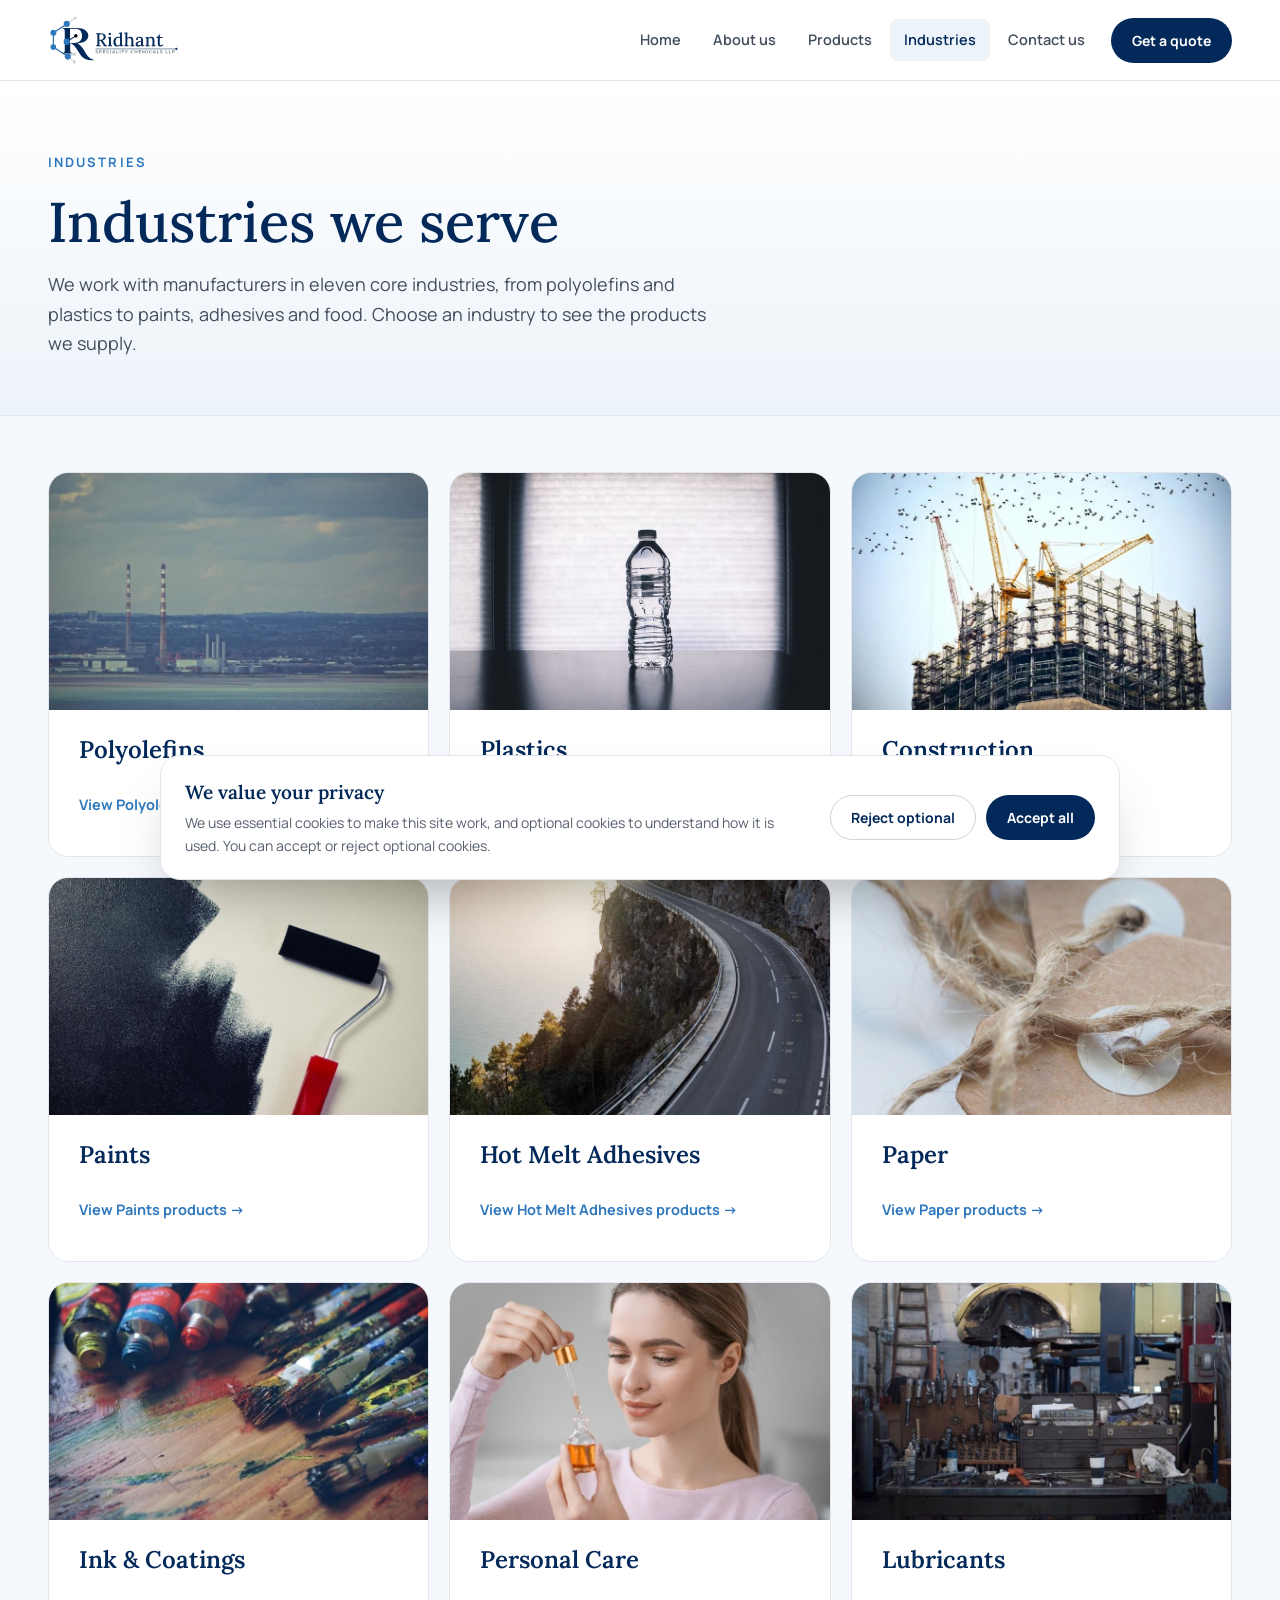
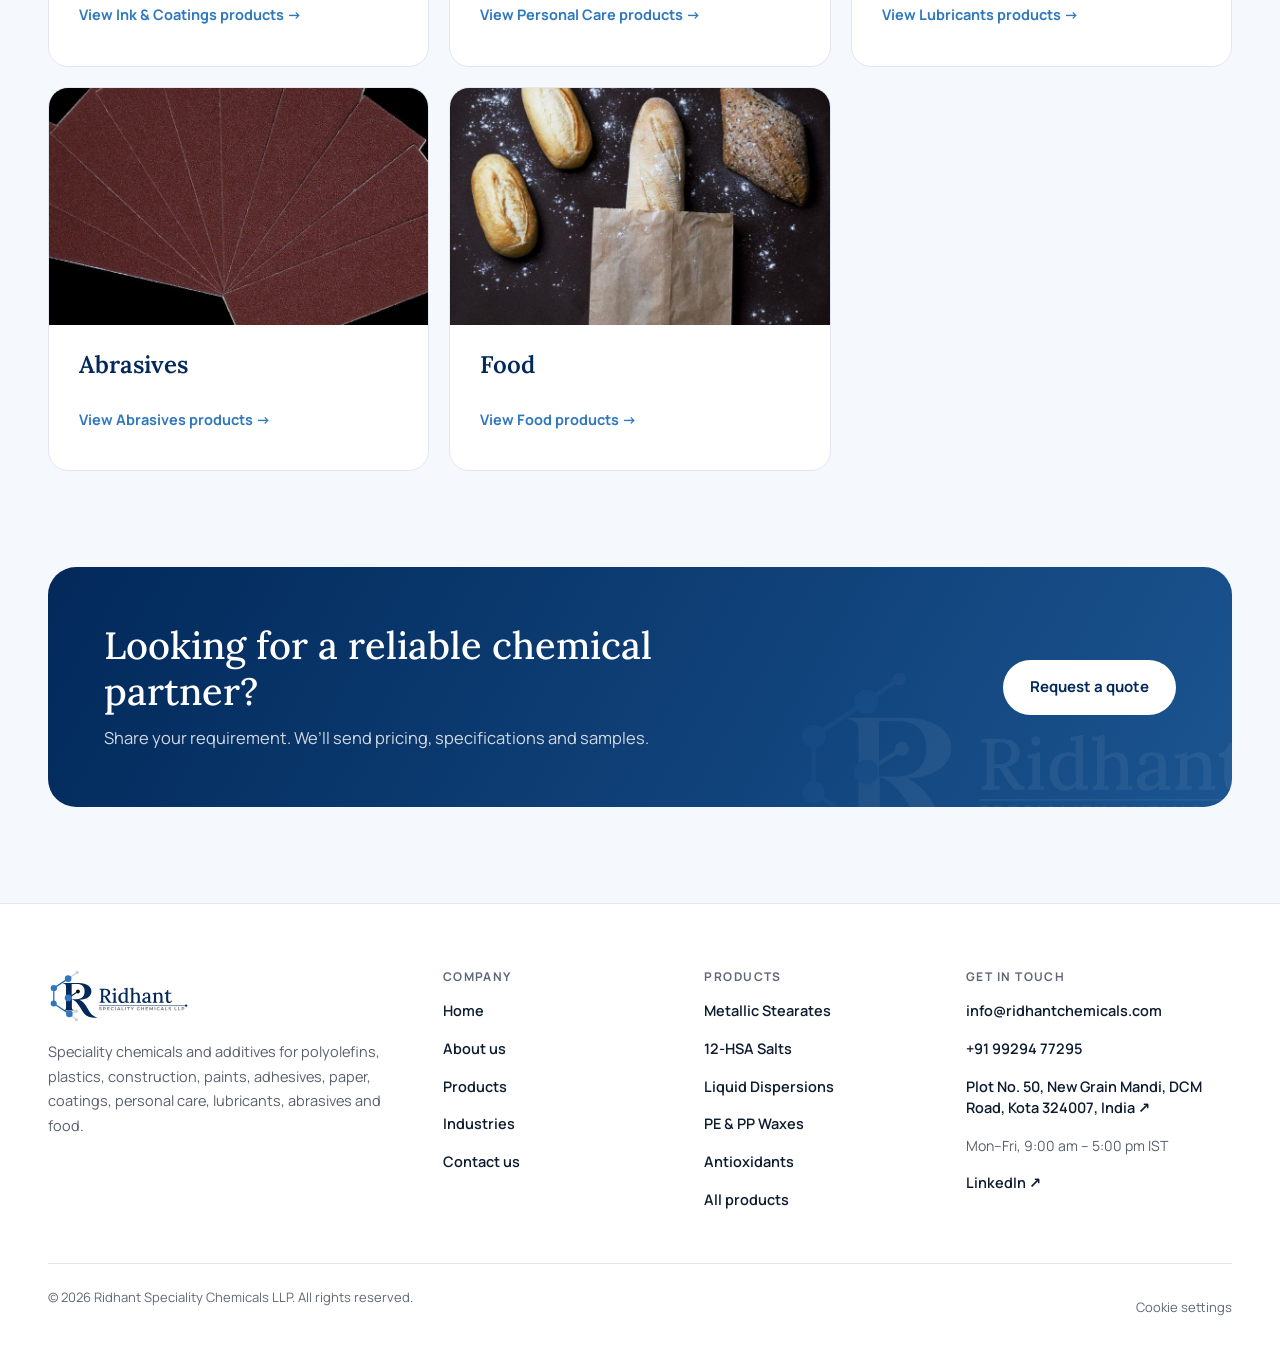
<file: industries.html>
<!DOCTYPE html>
<html lang="en-IN">
<head>
<meta charset="utf-8">
<meta name="viewport" content="width=device-width, initial-scale=1">
<title>Industries We Serve: Polyolefins, Plastics, Paints | Ridhant</title>
<meta name="description" content="Additives for polyolefins, plastics, construction, paints, hot melt adhesives, paper, ink and coatings, personal care, lubricants, abrasives and food.">
<link rel="canonical" href="https://ridhantchemicals.com/industries.html">
<meta property="og:type" content="website">
<meta property="og:site_name" content="Ridhant Speciality Chemicals">
<meta property="og:locale" content="en_IN">
<meta property="og:url" content="https://ridhantchemicals.com/industries.html">
<meta property="og:title" content="Industries We Serve: Polyolefins, Plastics, Paints | Ridhant">
<meta property="og:description" content="Additives for polyolefins, plastics, construction, paints, hot melt adhesives, paper, ink and coatings, personal care, lubricants, abrasives and food.">
<meta property="og:image" content="https://ridhantchemicals.com/assets/img/og-image.jpg">
<meta property="og:image:width" content="1200">
<meta property="og:image:height" content="630">
<meta property="og:image:alt" content="Ridhant Speciality Chemicals logo">
<meta name="twitter:card" content="summary_large_image">
<meta name="twitter:title" content="Industries We Serve: Polyolefins, Plastics, Paints | Ridhant">
<meta name="twitter:description" content="Additives for polyolefins, plastics, construction, paints, hot melt adhesives, paper, ink and coatings, personal care, lubricants, abrasives and food.">
<meta name="twitter:image" content="https://ridhantchemicals.com/assets/img/og-image.jpg">
<meta name="theme-color" content="#03295A">
<link rel="icon" href="assets/favicon/favicon.ico" sizes="any">
<link rel="icon" href="assets/favicon/favicon.svg" type="image/svg+xml">
<link rel="apple-touch-icon" href="assets/favicon/apple-touch-icon.png">
<link rel="manifest" href="site.webmanifest">
<link rel="preconnect" href="https://fonts.googleapis.com">
<link rel="preconnect" href="https://fonts.gstatic.com" crossorigin>
<link rel="stylesheet" href="https://fonts.googleapis.com/css2?family=Lora:wght@500;600&family=Manrope:wght@400;500;600;700&display=swap">
<link rel="stylesheet" href="assets/css/styles.css">
<script type="application/ld+json">
{
 "@context": "https://schema.org",
 "@graph": [
  {
   "@type": "CollectionPage",
   "url": "https://ridhantchemicals.com/industries.html",
   "name": "Industries We Serve: Polyolefins, Plastics, Paints | Ridhant",
   "about": {
    "@id": "https://ridhantchemicals.com/#organization"
   },
   "mainEntity": {
    "@type": "ItemList",
    "name": "Industries served by Ridhant Speciality Chemicals",
    "numberOfItems": 11,
    "itemListElement": [
     {
      "@type": "ListItem",
      "position": 1,
      "name": "Polyolefins",
      "url": "https://ridhantchemicals.com/industries.html#ind-polyolefins"
     },
     {
      "@type": "ListItem",
      "position": 2,
      "name": "Plastics",
      "url": "https://ridhantchemicals.com/industries.html#ind-plastics"
     },
     {
      "@type": "ListItem",
      "position": 3,
      "name": "Construction",
      "url": "https://ridhantchemicals.com/industries.html#ind-construction"
     },
     {
      "@type": "ListItem",
      "position": 4,
      "name": "Paints",
      "url": "https://ridhantchemicals.com/industries.html#ind-paints"
     },
     {
      "@type": "ListItem",
      "position": 5,
      "name": "Hot Melt Adhesives",
      "url": "https://ridhantchemicals.com/industries.html#ind-hot-melt-adhesives"
     },
     {
      "@type": "ListItem",
      "position": 6,
      "name": "Paper",
      "url": "https://ridhantchemicals.com/industries.html#ind-paper"
     },
     {
      "@type": "ListItem",
      "position": 7,
      "name": "Ink & Coatings",
      "url": "https://ridhantchemicals.com/industries.html#ind-ink-coatings"
     },
     {
      "@type": "ListItem",
      "position": 8,
      "name": "Personal Care",
      "url": "https://ridhantchemicals.com/industries.html#ind-personal-care"
     },
     {
      "@type": "ListItem",
      "position": 9,
      "name": "Lubricants",
      "url": "https://ridhantchemicals.com/industries.html#ind-lubricants"
     },
     {
      "@type": "ListItem",
      "position": 10,
      "name": "Abrasives",
      "url": "https://ridhantchemicals.com/industries.html#ind-abrasives"
     },
     {
      "@type": "ListItem",
      "position": 11,
      "name": "Food",
      "url": "https://ridhantchemicals.com/industries.html#ind-food"
     }
    ]
   }
  },
  {
   "@type": "BreadcrumbList",
   "itemListElement": [
    {
     "@type": "ListItem",
     "position": 1,
     "name": "Home",
     "item": "https://ridhantchemicals.com/"
    },
    {
     "@type": "ListItem",
     "position": 2,
     "name": "Industries",
     "item": "https://ridhantchemicals.com/industries.html"
    }
   ]
  }
 ]
}
</script>
</head>
<body>
<a class="skip-link" href="#main">Skip to content</a>
<header class="site-header">
  <div class="container header-inner">
    <a href="index.html" class="brand" aria-label="Ridhant Speciality Chemicals – Home"><img src="assets/img/ridhant-logo-horizontal.svg" alt="Ridhant Speciality Chemicals LLP" width="140" height="55"></a>
    <button class="nav-toggle" aria-label="Open menu" aria-expanded="false" aria-controls="site-nav"><span></span><span></span><span></span></button>
    <nav class="site-nav" id="site-nav" aria-label="Main">
      <a href="index.html">Home</a>
      <a href="about.html">About us</a>
      <a href="products.html">Products</a>
      <a href="industries.html" class="active" aria-current="page">Industries</a>
      <a href="contact.html">Contact us</a>
      <a href="mailto:info@ridhantchemicals.com?subject=Quote%20request%20-%20Ridhant%20Speciality%20Chemicals" class="btn btn-primary btn-sm">Get a quote</a>
    </nav>
  </div>
</header>
<main id="main">
  <section class="page-hero">
    <div class="container stack-18">
      <span class="eyebrow">Industries</span>
      <h1 class="h-display">Industries we serve</h1>
      <p class="lead">We work with manufacturers in eleven core industries, from polyolefins and plastics to paints, adhesives and food. Choose an industry to see the products we supply.</p>
    </div>
  </section>

  <section class="container section-ind">
    <div class="industry-grid">
      <article class="industry" id="ind-polyolefins">
        <div class="industry-media"><img src="assets/img/industries/polyolefins.jpg" alt="Industrial plant on the coast" width="800" height="533" loading="lazy"></div>
        <div class="industry-title"><h2>Polyolefins</h2></div>
        <a class="text-link" href="products.html?industry=Polyolefins">View Polyolefins products →</a>
      </article>
      <article class="industry" id="ind-plastics">
        <div class="industry-media"><img src="assets/img/industries/plastic.jpg" alt="Clear plastic bottle" width="800" height="533" loading="lazy"></div>
        <div class="industry-title"><h2>Plastics</h2></div>
        <a class="text-link" href="products.html?industry=Plastics">View Plastics products →</a>
      </article>
      <article class="industry" id="ind-construction">
        <div class="industry-media"><img src="assets/img/industries/construction.jpg" alt="Cranes over a building under construction" width="800" height="533" loading="lazy"></div>
        <div class="industry-title"><h2>Construction</h2></div>
        <a class="text-link" href="products.html?industry=Construction">View Construction products →</a>
      </article>
      <article class="industry" id="ind-paints">
        <div class="industry-media"><img src="assets/img/industries/paints.jpg" alt="Paint roller on a freshly painted wall" width="800" height="533" loading="lazy"></div>
        <div class="industry-title"><h2>Paints</h2></div>
        <a class="text-link" href="products.html?industry=Paints">View Paints products →</a>
      </article>
      <article class="industry" id="ind-hot-melt-adhesives">
        <div class="industry-media"><img src="assets/img/industries/hot-melt-adhesives.jpg" alt="Road with white lane markings" width="800" height="533" loading="lazy"></div>
        <div class="industry-title"><h2>Hot Melt Adhesives</h2></div>
        <a class="text-link" href="products.html?industry=Hot%20Melt%20Adhesives">View Hot Melt Adhesives products →</a>
      </article>
      <article class="industry" id="ind-paper">
        <div class="industry-media"><img src="assets/img/industries/paper.jpg" alt="Kraft paper tags tied with twine" width="800" height="533" loading="lazy"></div>
        <div class="industry-title"><h2>Paper</h2></div>
        <a class="text-link" href="products.html?industry=Paper">View Paper products →</a>
      </article>
      <article class="industry" id="ind-ink-coatings">
        <div class="industry-media"><img src="assets/img/industries/inkcoatings.jpg" alt="Paint tubes and brushes" width="800" height="533" loading="lazy"></div>
        <div class="industry-title"><h2>Ink &amp; Coatings</h2></div>
        <a class="text-link" href="products.html?industry=Ink%20%26%20Coatings">View Ink &amp; Coatings products →</a>
      </article>
      <article class="industry" id="ind-personal-care">
        <div class="industry-media"><img src="assets/img/industries/personalcare.jpg" alt="Woman holding a cosmetic serum dropper" width="800" height="533" loading="lazy"></div>
        <div class="industry-title"><h2>Personal Care</h2></div>
        <a class="text-link" href="products.html?industry=Personal%20Care">View Personal Care products →</a>
      </article>
      <article class="industry" id="ind-lubricants">
        <div class="industry-media"><img src="assets/img/industries/lubricants.jpg" alt="Workshop with tools and machinery" width="800" height="533" loading="lazy"></div>
        <div class="industry-title"><h2>Lubricants</h2></div>
        <a class="text-link" href="products.html?industry=Lubricants">View Lubricants products →</a>
      </article>
      <article class="industry" id="ind-abrasives">
        <div class="industry-media"><img src="assets/img/industries/abrasives.jpg" alt="Fan of sandpaper sheets" width="800" height="500" loading="lazy"></div>
        <div class="industry-title"><h2>Abrasives</h2></div>
        <a class="text-link" href="products.html?industry=Abrasives">View Abrasives products →</a>
      </article>
      <article class="industry" id="ind-food">
        <div class="industry-media"><img src="assets/img/industries/food.jpg" alt="Freshly baked bread loaves" width="800" height="505" loading="lazy"></div>
        <div class="industry-title"><h2>Food</h2></div>
        <a class="text-link" href="products.html?industry=Food">View Food products →</a>
      </article>
    </div>
  </section>
  <section class="container cta-wrap">
    <div class="cta-band">
      <img src="assets/img/logo-white.svg" alt="" class="cta-watermark" width="520" height="204" loading="lazy">
      <div class="cta-text">
        <h2>Looking for a reliable chemical partner?</h2>
        <p>Share your requirement. We’ll send pricing, specifications and samples.</p>
      </div>
      <a href="mailto:info@ridhantchemicals.com?subject=Quote%20request%20-%20Ridhant%20Speciality%20Chemicals" class="btn btn-light">Request a quote</a>
    </div>
  </section>
</main>

<footer class="site-footer">
  <div class="container">
    <div class="footer-grid">
      <div class="footer-brand">
        <img src="assets/img/ridhant-logo-horizontal.svg" alt="Ridhant Speciality Chemicals LLP" width="143" height="56" loading="lazy">
        <p>Speciality chemicals and additives for polyolefins, plastics, construction, paints, adhesives, paper, coatings, personal care, lubricants, abrasives and food.</p>
      </div>
      <nav class="footer-col" aria-label="Company"><span class="label">Company</span>
        <a href="index.html">Home</a>
        <a href="about.html">About us</a>
        <a href="products.html">Products</a>
        <a href="industries.html">Industries</a>
        <a href="contact.html">Contact us</a>
      </nav>
      <nav class="footer-col" aria-label="Products"><span class="label">Products</span>
        <a href="products.html?cat=stearates">Metallic Stearates</a>
        <a href="products.html?cat=hsa">12-HSA Salts</a>
        <a href="products.html?cat=dispersions">Liquid Dispersions</a>
        <a href="products.html?cat=waxes">PE &amp; PP Waxes</a>
        <a href="products.html?cat=antioxidants">Antioxidants</a>
        <a href="products.html">All products</a>
      </nav>
      <div class="footer-col"><span class="label">Get in touch</span>
        <a href="mailto:info@ridhantchemicals.com">info@ridhantchemicals.com</a>
        <a href="tel:+919929477295">+91 99294 77295</a>
        <a href="https://maps.app.goo.gl/4vucG1acEwjMCmqj7" target="_blank" rel="noopener">Plot No. 50, New Grain Mandi, DCM Road, Kota 324007, India ↗</a>
        <span class="muted">Mon–Fri, 9:00 am – 5:00 pm IST</span>
        <a href="https://www.linkedin.com/company/115303943/" target="_blank" rel="noopener">LinkedIn ↗</a>
      </div>
    </div>
    <div class="footer-bottom"><span>© <span data-year>2026</span> Ridhant Speciality Chemicals LLP. All rights reserved.</span><span class="footer-links"><button type="button" class="link-btn" data-cookie-settings>Cookie settings</button></span></div>
  </div>
</footer>

<div class="cookie-banner" role="dialog" aria-live="polite" aria-label="Cookie consent" hidden>
  <div class="cookie-text">
    <strong>We value your privacy</strong>
    <p>We use essential cookies to make this site work, and optional cookies to understand how it is used. You can accept or reject optional cookies.</p>
  </div>
  <div class="cookie-actions">
    <button type="button" class="btn btn-outline btn-sm" data-cookie="reject">Reject optional</button>
    <button type="button" class="btn btn-primary btn-sm" data-cookie="accept">Accept all</button>
  </div>
</div>

<script src="assets/js/main.js" defer></script>
</body>
</html>
</file>
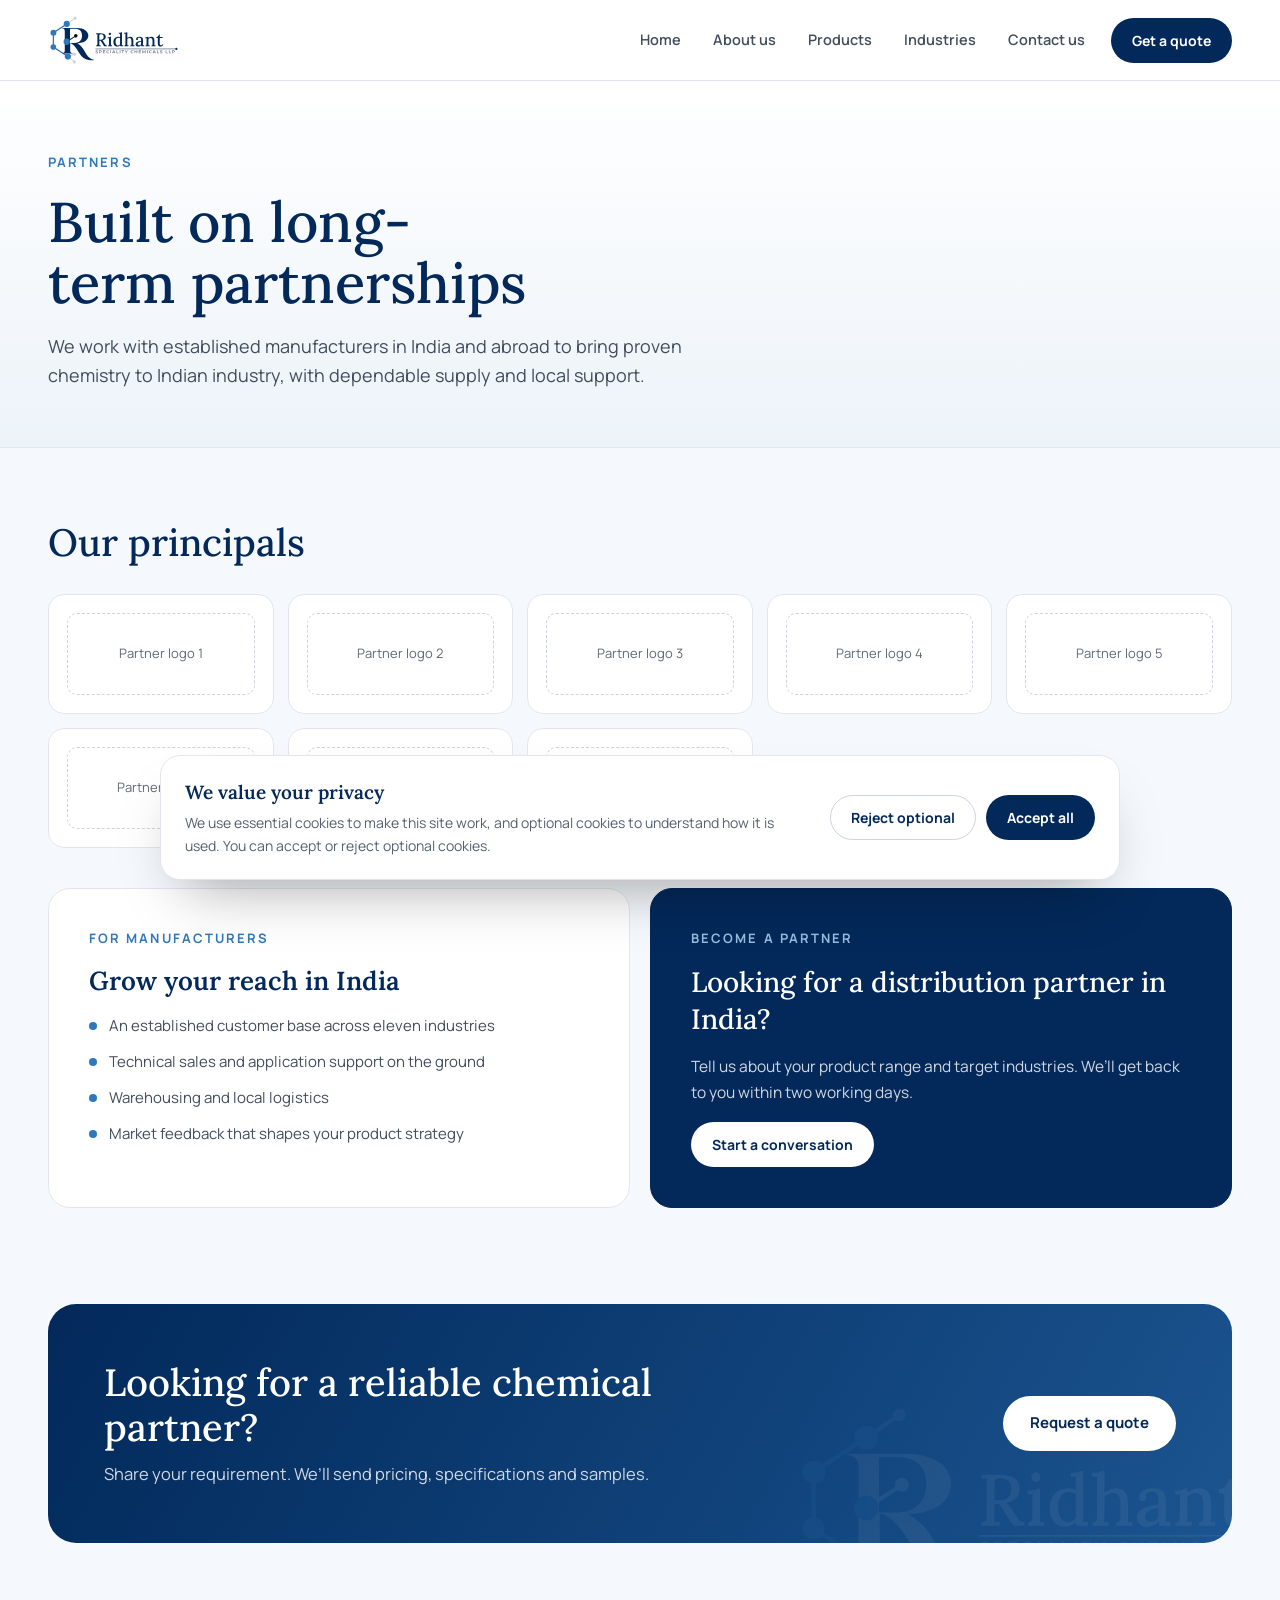
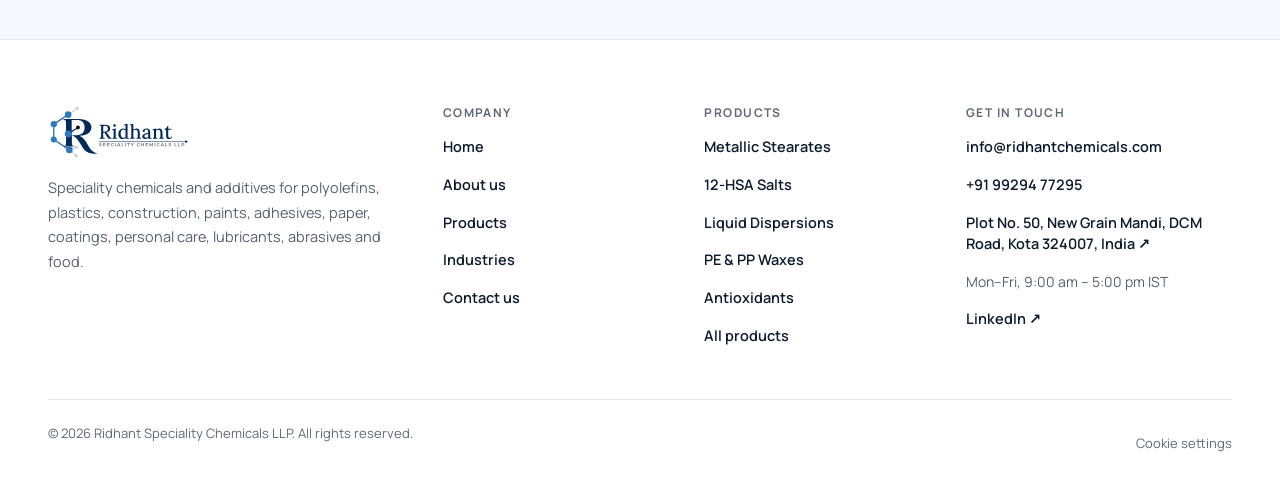
<file: partners.html>
<!DOCTYPE html>
<html lang="en-IN">
<head>
<meta charset="utf-8">
<meta name="viewport" content="width=device-width, initial-scale=1">
<title>Partners | Ridhant Speciality Chemicals LLP</title>
<meta name="description" content="Ridhant works with established chemical manufacturers in India and abroad.">
<meta name="robots" content="noindex, follow">
<meta name="theme-color" content="#03295A">
<link rel="icon" href="assets/favicon/favicon.ico" sizes="any">
<link rel="icon" href="assets/favicon/favicon.svg" type="image/svg+xml">
<link rel="apple-touch-icon" href="assets/favicon/apple-touch-icon.png">
<link rel="manifest" href="site.webmanifest">
<link rel="preconnect" href="https://fonts.googleapis.com">
<link rel="preconnect" href="https://fonts.gstatic.com" crossorigin>
<link rel="stylesheet" href="https://fonts.googleapis.com/css2?family=Lora:wght@500;600&family=Manrope:wght@400;500;600;700&display=swap">
<link rel="stylesheet" href="assets/css/styles.css">
</head>
<body>
<a class="skip-link" href="#main">Skip to content</a>
<header class="site-header">
  <div class="container header-inner">
    <a href="index.html" class="brand" aria-label="Ridhant Speciality Chemicals – Home"><img src="assets/img/ridhant-logo-horizontal.svg" alt="Ridhant Speciality Chemicals LLP" width="140" height="55"></a>
    <button class="nav-toggle" aria-label="Open menu" aria-expanded="false" aria-controls="site-nav"><span></span><span></span><span></span></button>
    <nav class="site-nav" id="site-nav" aria-label="Main">
      <a href="index.html">Home</a>
      <a href="about.html">About us</a>
      <a href="products.html">Products</a>
      <a href="industries.html">Industries</a>
      <a href="contact.html">Contact us</a>
      <a href="mailto:info@ridhantchemicals.com?subject=Quote%20request%20-%20Ridhant%20Speciality%20Chemicals" class="btn btn-primary btn-sm">Get a quote</a>
    </nav>
  </div>
</header>
<main id="main">
  <section class="page-hero">
    <div class="container stack-18">
      <span class="eyebrow">Partners</span>
      <h1 class="h-display">Built on long-term partnerships</h1>
      <p class="lead">We work with established manufacturers in India and abroad to bring proven chemistry to Indian industry, with dependable supply and local support.</p>
    </div>
  </section>

  <section class="container section-partners stack-28">
    <h2 class="h-sub">Our principals</h2>
    <div class="logo-grid">
      <!-- Replace each placeholder with <img src="assets/img/partners/xxx.png" alt="Partner name"> -->
      <div class="logo-tile"><span>Partner logo 1</span></div>
      <div class="logo-tile"><span>Partner logo 2</span></div>
      <div class="logo-tile"><span>Partner logo 3</span></div>
      <div class="logo-tile"><span>Partner logo 4</span></div>
      <div class="logo-tile"><span>Partner logo 5</span></div>
      <div class="logo-tile"><span>Partner logo 6</span></div>
      <div class="logo-tile"><span>Partner logo 7</span></div>
      <div class="logo-tile"><span>Partner logo 8</span></div>
    </div>
  </section>

  <section class="container section-bottom two-col">
    <div class="card-feature">
      <span class="eyebrow">For manufacturers</span>
      <h3 class="h-card">Grow your reach in India</h3>
      <ul class="dot-list">
        <li>An established customer base across eleven industries</li>
        <li>Technical sales and application support on the ground</li>
        <li>Warehousing and local logistics</li>
        <li>Market feedback that shapes your product strategy</li>
      </ul>
    </div>
    <div class="card-feature dark">
      <span class="eyebrow on-dark">Become a partner</span>
      <h3 class="h-card light">Looking for a distribution partner in India?</h3>
      <p class="on-dark-body">Tell us about your product range and target industries. We’ll get back to you within two working days.</p>
      <a href="mailto:info@ridhantchemicals.com?subject=Partnership%20/%20distribution%20enquiry" class="btn btn-light btn-sm push">Start a conversation</a>
    </div>
  </section>
  <section class="container cta-wrap">
    <div class="cta-band">
      <img src="assets/img/logo-white.svg" alt="" class="cta-watermark" width="520" height="204" loading="lazy">
      <div class="cta-text">
        <h2>Looking for a reliable chemical partner?</h2>
        <p>Share your requirement. We’ll send pricing, specifications and samples.</p>
      </div>
      <a href="mailto:info@ridhantchemicals.com?subject=Quote%20request%20-%20Ridhant%20Speciality%20Chemicals" class="btn btn-light">Request a quote</a>
    </div>
  </section>
</main>

<footer class="site-footer">
  <div class="container">
    <div class="footer-grid">
      <div class="footer-brand">
        <img src="assets/img/ridhant-logo-horizontal.svg" alt="Ridhant Speciality Chemicals LLP" width="143" height="56" loading="lazy">
        <p>Speciality chemicals and additives for polyolefins, plastics, construction, paints, adhesives, paper, coatings, personal care, lubricants, abrasives and food.</p>
      </div>
      <nav class="footer-col" aria-label="Company"><span class="label">Company</span>
        <a href="index.html">Home</a>
        <a href="about.html">About us</a>
        <a href="products.html">Products</a>
        <a href="industries.html">Industries</a>
        <a href="contact.html">Contact us</a>
      </nav>
      <nav class="footer-col" aria-label="Products"><span class="label">Products</span>
        <a href="products.html?cat=stearates">Metallic Stearates</a>
        <a href="products.html?cat=hsa">12-HSA Salts</a>
        <a href="products.html?cat=dispersions">Liquid Dispersions</a>
        <a href="products.html?cat=waxes">PE &amp; PP Waxes</a>
        <a href="products.html?cat=antioxidants">Antioxidants</a>
        <a href="products.html">All products</a>
      </nav>
      <div class="footer-col"><span class="label">Get in touch</span>
        <a href="mailto:info@ridhantchemicals.com">info@ridhantchemicals.com</a>
        <a href="tel:+919929477295">+91 99294 77295</a>
        <a href="https://maps.app.goo.gl/4vucG1acEwjMCmqj7" target="_blank" rel="noopener">Plot No. 50, New Grain Mandi, DCM Road, Kota 324007, India ↗</a>
        <span class="muted">Mon–Fri, 9:00 am – 5:00 pm IST</span>
        <a href="https://www.linkedin.com/company/115303943/" target="_blank" rel="noopener">LinkedIn ↗</a>
      </div>
    </div>
    <div class="footer-bottom"><span>© <span data-year>2026</span> Ridhant Speciality Chemicals LLP. All rights reserved.</span><span class="footer-links"><button type="button" class="link-btn" data-cookie-settings>Cookie settings</button></span></div>
  </div>
</footer>

<div class="cookie-banner" role="dialog" aria-live="polite" aria-label="Cookie consent" hidden>
  <div class="cookie-text">
    <strong>We value your privacy</strong>
    <p>We use essential cookies to make this site work, and optional cookies to understand how it is used. You can accept or reject optional cookies.</p>
  </div>
  <div class="cookie-actions">
    <button type="button" class="btn btn-outline btn-sm" data-cookie="reject">Reject optional</button>
    <button type="button" class="btn btn-primary btn-sm" data-cookie="accept">Accept all</button>
  </div>
</div>

<script src="assets/js/main.js" defer></script>
</body>
</html>
</file>
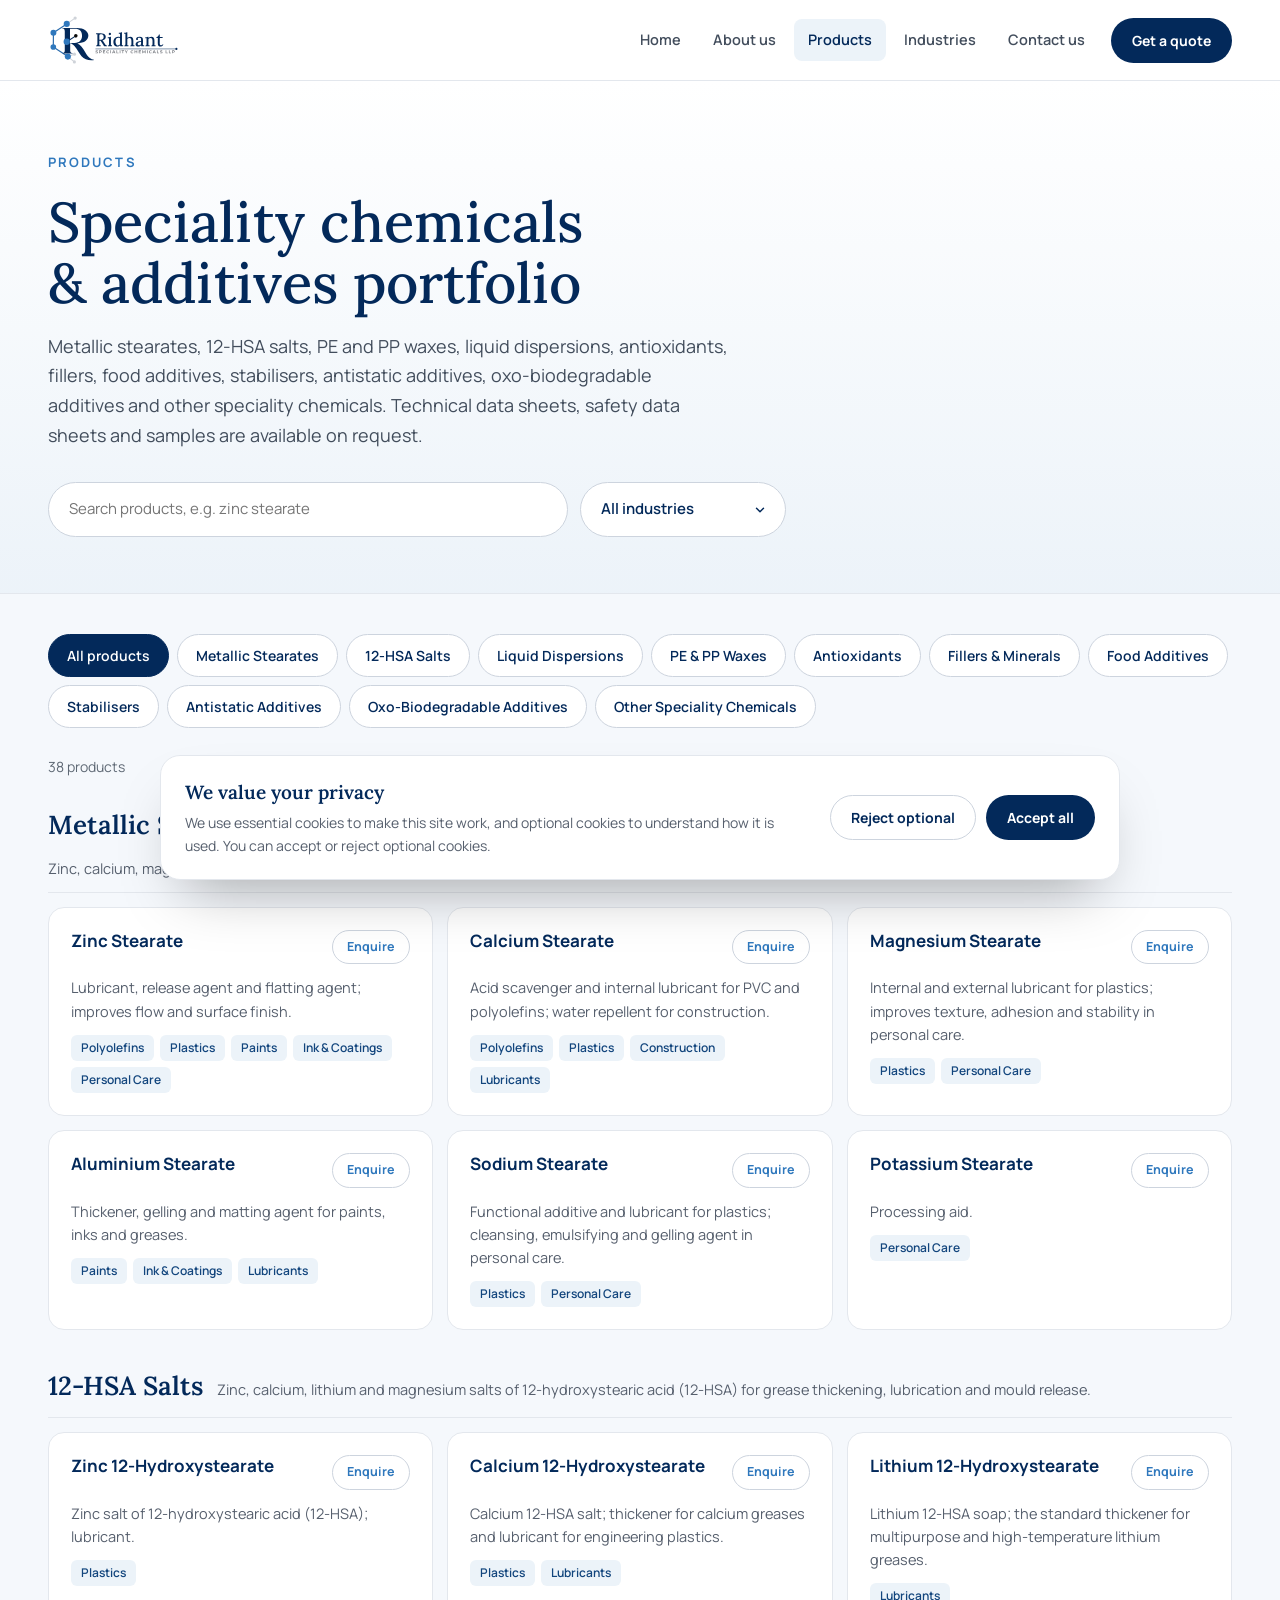
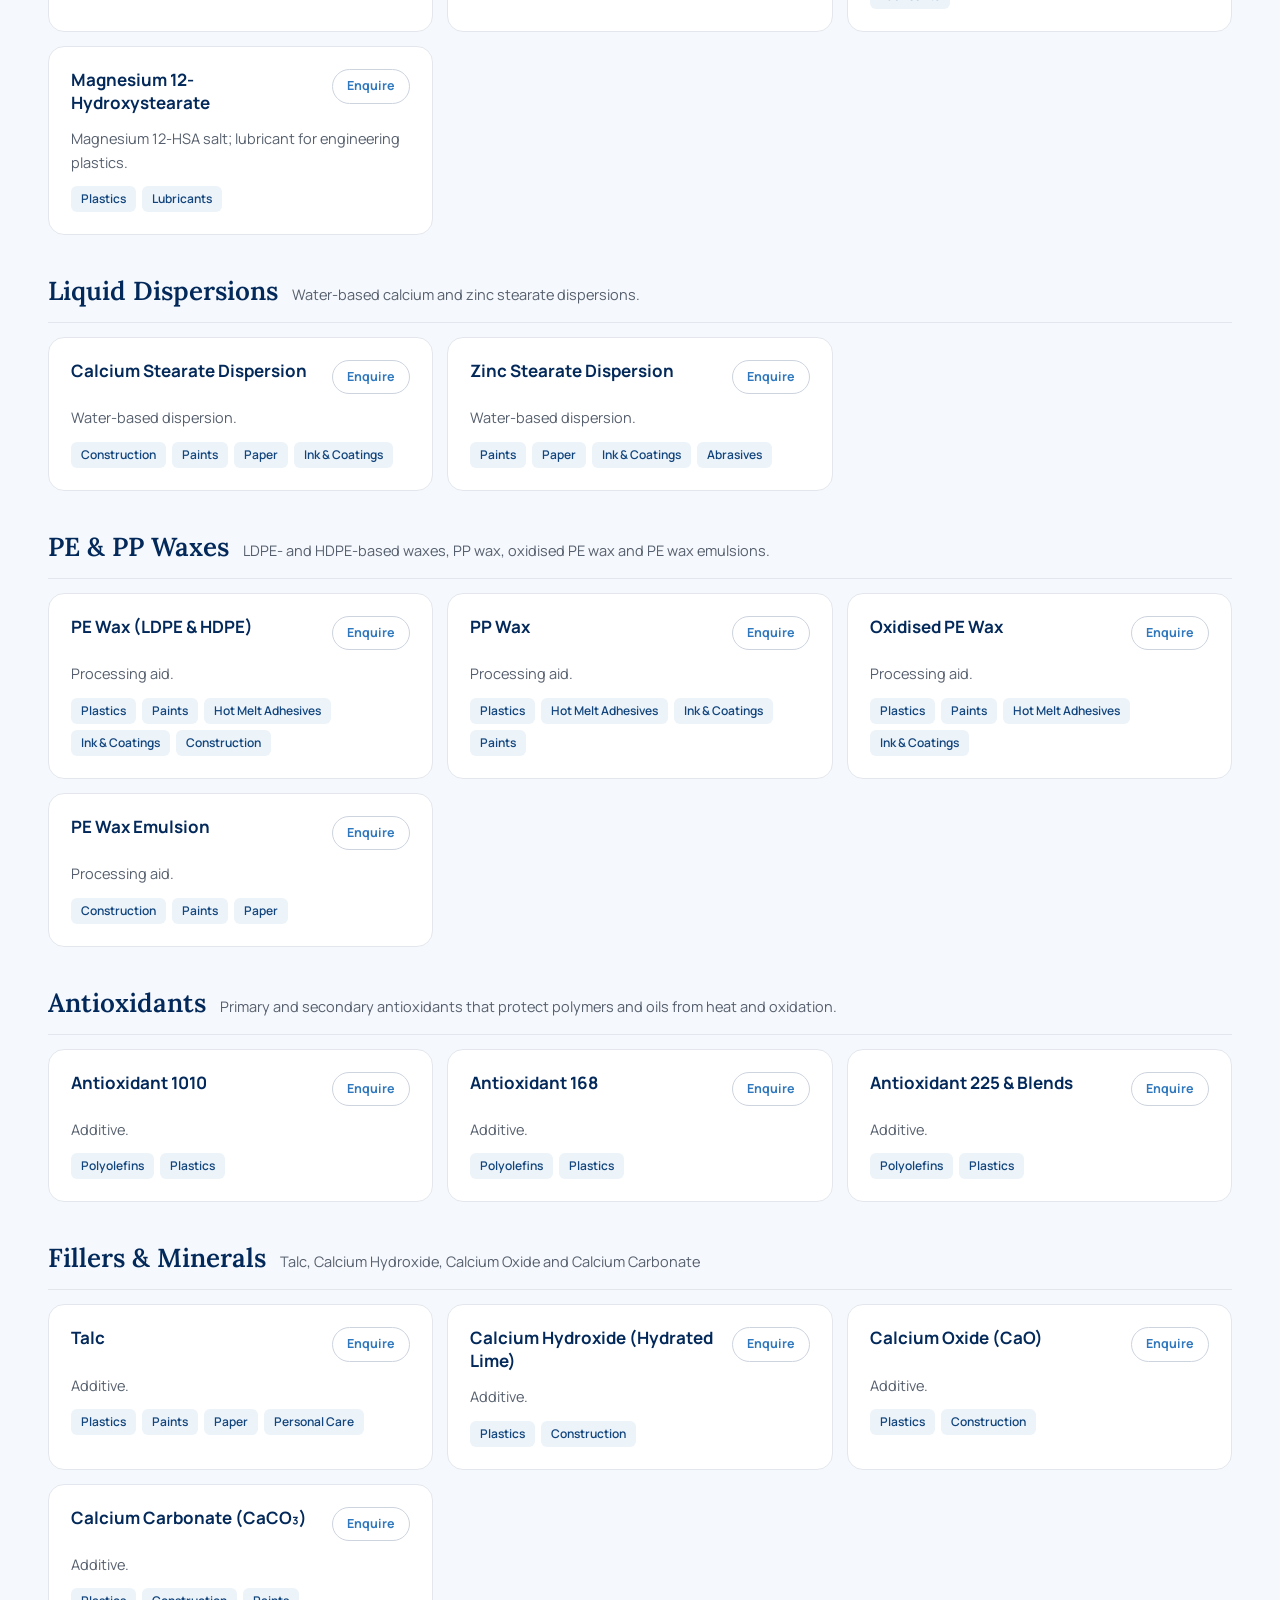
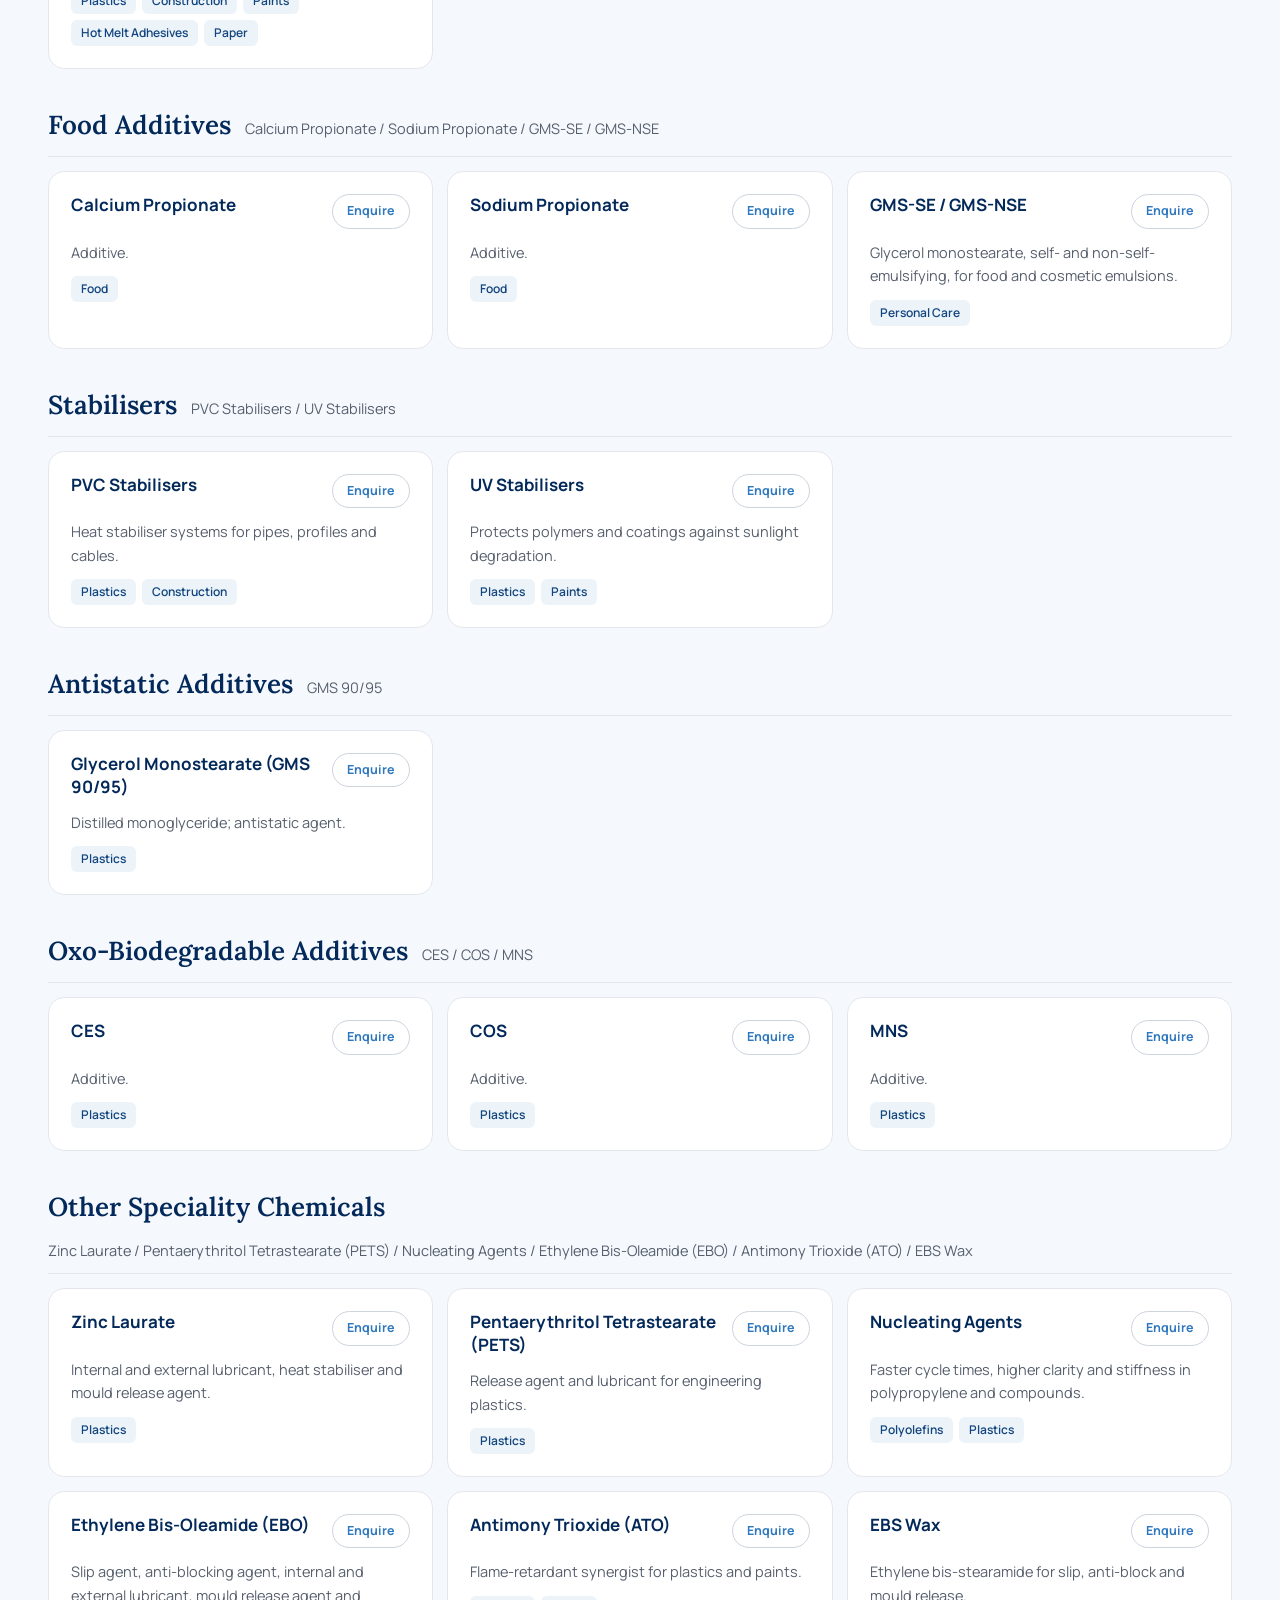
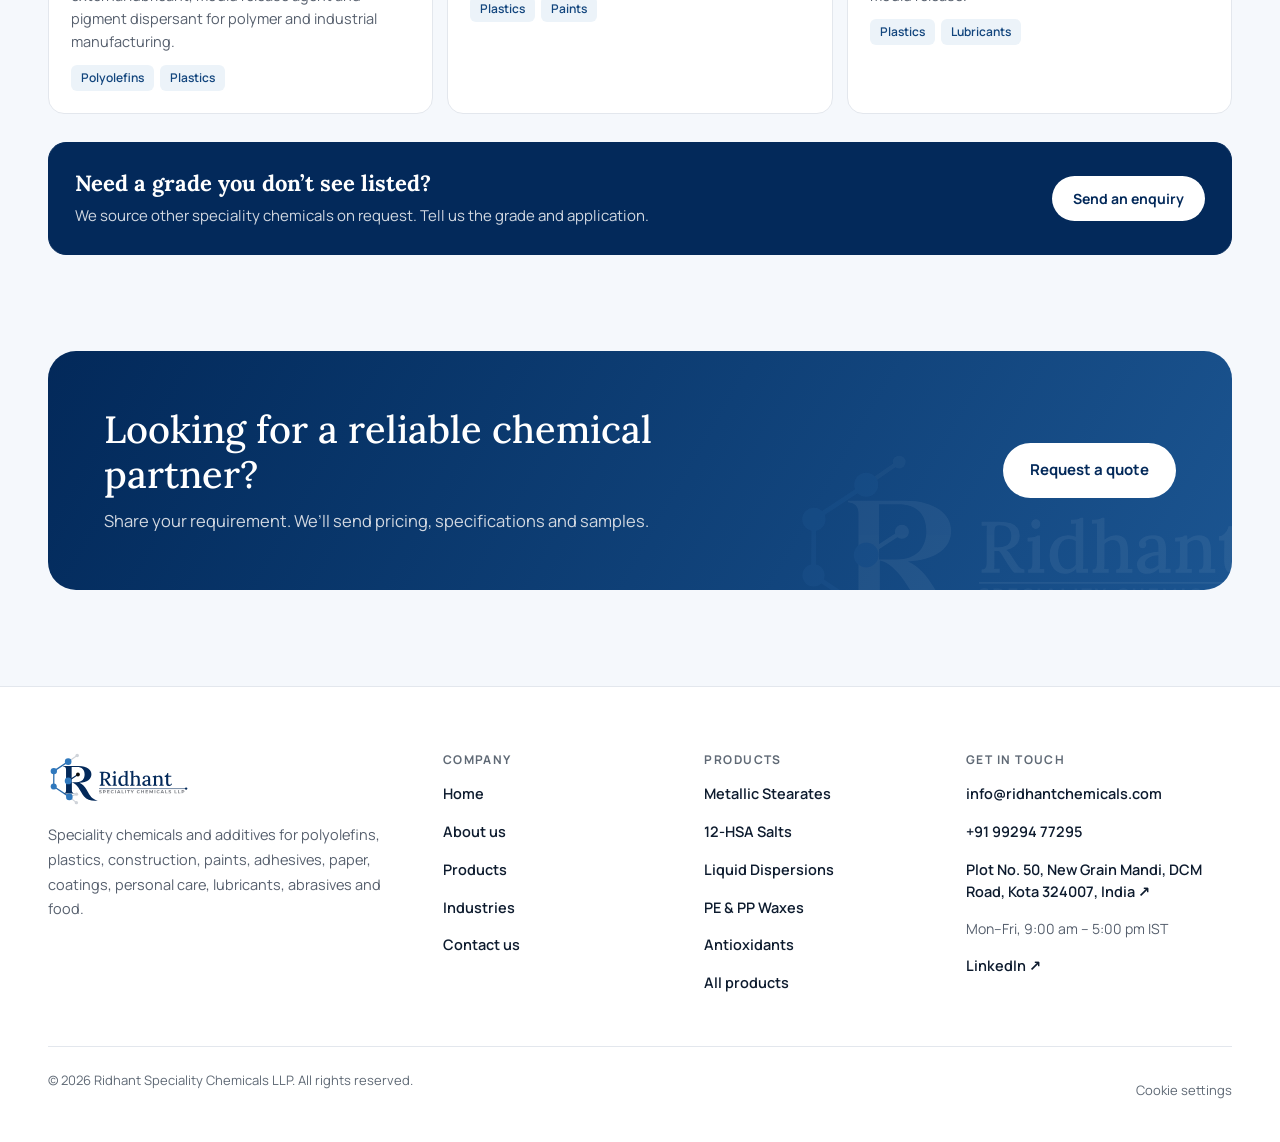
<file: products.html>
<!DOCTYPE html>
<html lang="en-IN">
<head>
<meta charset="utf-8">
<meta name="viewport" content="width=device-width, initial-scale=1">
<title>Products: Metallic Stearates, PE Wax, Antioxidants | Ridhant</title>
<meta name="description" content="Metallic stearates, 12-HSA salts, PE &amp; PP waxes, dispersions, antioxidants, fillers, stabilisers, antistatic and oxo-biodegradable additives. TDS on request.">
<link rel="canonical" href="https://ridhantchemicals.com/products.html">
<meta property="og:type" content="website">
<meta property="og:site_name" content="Ridhant Speciality Chemicals">
<meta property="og:locale" content="en_IN">
<meta property="og:url" content="https://ridhantchemicals.com/products.html">
<meta property="og:title" content="Products: Metallic Stearates, PE Wax, Antioxidants | Ridhant">
<meta property="og:description" content="Metallic stearates, 12-HSA salts, PE &amp; PP waxes, dispersions, antioxidants, fillers, stabilisers, antistatic and oxo-biodegradable additives. TDS on request.">
<meta property="og:image" content="https://ridhantchemicals.com/assets/img/og-image.jpg">
<meta property="og:image:width" content="1200">
<meta property="og:image:height" content="630">
<meta property="og:image:alt" content="Ridhant Speciality Chemicals logo">
<meta name="twitter:card" content="summary_large_image">
<meta name="twitter:title" content="Products: Metallic Stearates, PE Wax, Antioxidants | Ridhant">
<meta name="twitter:description" content="Metallic stearates, 12-HSA salts, PE &amp; PP waxes, dispersions, antioxidants, fillers, stabilisers, antistatic and oxo-biodegradable additives. TDS on request.">
<meta name="twitter:image" content="https://ridhantchemicals.com/assets/img/og-image.jpg">
<meta name="theme-color" content="#03295A">
<link rel="icon" href="assets/favicon/favicon.ico" sizes="any">
<link rel="icon" href="assets/favicon/favicon.svg" type="image/svg+xml">
<link rel="apple-touch-icon" href="assets/favicon/apple-touch-icon.png">
<link rel="manifest" href="site.webmanifest">
<link rel="preconnect" href="https://fonts.googleapis.com">
<link rel="preconnect" href="https://fonts.gstatic.com" crossorigin>
<link rel="stylesheet" href="https://fonts.googleapis.com/css2?family=Lora:wght@500;600&family=Manrope:wght@400;500;600;700&display=swap">
<link rel="stylesheet" href="assets/css/styles.css">
<script type="application/ld+json">
{
 "@context": "https://schema.org",
 "@graph": [
  {
   "@type": "CollectionPage",
   "url": "https://ridhantchemicals.com/products.html",
   "name": "Products: Metallic Stearates, PE Wax, Antioxidants | Ridhant",
   "about": {
    "@id": "https://ridhantchemicals.com/#organization"
   },
   "mainEntity": {
    "@type": "ItemList",
    "name": "Ridhant product portfolio",
    "numberOfItems": 38,
    "itemListElement": [
     {
      "@type": "ListItem",
      "position": 1,
      "name": "Zinc Stearate"
     },
     {
      "@type": "ListItem",
      "position": 2,
      "name": "Calcium Stearate"
     },
     {
      "@type": "ListItem",
      "position": 3,
      "name": "Magnesium Stearate"
     },
     {
      "@type": "ListItem",
      "position": 4,
      "name": "Aluminium Stearate"
     },
     {
      "@type": "ListItem",
      "position": 5,
      "name": "Sodium Stearate"
     },
     {
      "@type": "ListItem",
      "position": 6,
      "name": "Potassium Stearate"
     },
     {
      "@type": "ListItem",
      "position": 7,
      "name": "Zinc 12-Hydroxystearate"
     },
     {
      "@type": "ListItem",
      "position": 8,
      "name": "Calcium 12-Hydroxystearate"
     },
     {
      "@type": "ListItem",
      "position": 9,
      "name": "Lithium 12-Hydroxystearate"
     },
     {
      "@type": "ListItem",
      "position": 10,
      "name": "Magnesium 12-Hydroxystearate"
     },
     {
      "@type": "ListItem",
      "position": 11,
      "name": "Calcium Stearate Dispersion"
     },
     {
      "@type": "ListItem",
      "position": 12,
      "name": "Zinc Stearate Dispersion"
     },
     {
      "@type": "ListItem",
      "position": 13,
      "name": "PE Wax (LDPE & HDPE)"
     },
     {
      "@type": "ListItem",
      "position": 14,
      "name": "PP Wax"
     },
     {
      "@type": "ListItem",
      "position": 15,
      "name": "Oxidised PE Wax"
     },
     {
      "@type": "ListItem",
      "position": 16,
      "name": "PE Wax Emulsion"
     },
     {
      "@type": "ListItem",
      "position": 17,
      "name": "Antioxidant 1010"
     },
     {
      "@type": "ListItem",
      "position": 18,
      "name": "Antioxidant 168"
     },
     {
      "@type": "ListItem",
      "position": 19,
      "name": "Antioxidant 225 & Blends"
     },
     {
      "@type": "ListItem",
      "position": 20,
      "name": "Talc"
     },
     {
      "@type": "ListItem",
      "position": 21,
      "name": "Calcium Hydroxide (Hydrated Lime)"
     },
     {
      "@type": "ListItem",
      "position": 22,
      "name": "Calcium Oxide (CaO)"
     },
     {
      "@type": "ListItem",
      "position": 23,
      "name": "Calcium Carbonate (CaCO₃)"
     },
     {
      "@type": "ListItem",
      "position": 24,
      "name": "Calcium Propionate"
     },
     {
      "@type": "ListItem",
      "position": 25,
      "name": "Sodium Propionate"
     },
     {
      "@type": "ListItem",
      "position": 26,
      "name": "GMS-SE / GMS-NSE"
     },
     {
      "@type": "ListItem",
      "position": 27,
      "name": "PVC Stabilisers"
     },
     {
      "@type": "ListItem",
      "position": 28,
      "name": "UV Stabilisers"
     },
     {
      "@type": "ListItem",
      "position": 29,
      "name": "Glycerol Monostearate (GMS 90/95)"
     },
     {
      "@type": "ListItem",
      "position": 30,
      "name": "CES"
     },
     {
      "@type": "ListItem",
      "position": 31,
      "name": "COS"
     },
     {
      "@type": "ListItem",
      "position": 32,
      "name": "MNS"
     },
     {
      "@type": "ListItem",
      "position": 33,
      "name": "Zinc Laurate"
     },
     {
      "@type": "ListItem",
      "position": 34,
      "name": "Pentaerythritol Tetrastearate (PETS)"
     },
     {
      "@type": "ListItem",
      "position": 35,
      "name": "Nucleating Agents"
     },
     {
      "@type": "ListItem",
      "position": 36,
      "name": "Ethylene Bis-Oleamide (EBO)"
     },
     {
      "@type": "ListItem",
      "position": 37,
      "name": "Antimony Trioxide (ATO)"
     },
     {
      "@type": "ListItem",
      "position": 38,
      "name": "EBS Wax"
     }
    ]
   }
  },
  {
   "@type": "BreadcrumbList",
   "itemListElement": [
    {
     "@type": "ListItem",
     "position": 1,
     "name": "Home",
     "item": "https://ridhantchemicals.com/"
    },
    {
     "@type": "ListItem",
     "position": 2,
     "name": "Products",
     "item": "https://ridhantchemicals.com/products.html"
    }
   ]
  }
 ]
}
</script>
</head>
<body>
<a class="skip-link" href="#main">Skip to content</a>
<header class="site-header">
  <div class="container header-inner">
    <a href="index.html" class="brand" aria-label="Ridhant Speciality Chemicals – Home"><img src="assets/img/ridhant-logo-horizontal.svg" alt="Ridhant Speciality Chemicals LLP" width="140" height="55"></a>
    <button class="nav-toggle" aria-label="Open menu" aria-expanded="false" aria-controls="site-nav"><span></span><span></span><span></span></button>
    <nav class="site-nav" id="site-nav" aria-label="Main">
      <a href="index.html">Home</a>
      <a href="about.html">About us</a>
      <a href="products.html" class="active" aria-current="page">Products</a>
      <a href="industries.html">Industries</a>
      <a href="contact.html">Contact us</a>
      <a href="mailto:info@ridhantchemicals.com?subject=Quote%20request%20-%20Ridhant%20Speciality%20Chemicals" class="btn btn-primary btn-sm">Get a quote</a>
    </nav>
  </div>
</header>
<main id="main">
  <section class="page-hero">
    <div class="container stack-18">
      <span class="eyebrow">Products</span>
      <h1 class="h-display">Speciality chemicals &amp; additives portfolio</h1>
      <p class="lead">Metallic stearates, 12-HSA salts, PE and PP waxes, liquid dispersions, antioxidants, fillers, food additives, stabilisers, antistatic additives, oxo-biodegradable additives and other speciality chemicals. Technical data sheets, safety data sheets and samples are available on request.</p>
      <div class="filter-row" data-filters hidden>
        <input type="search" id="product-search" class="input" placeholder="Search products, e.g. zinc stearate" aria-label="Search products">
        <select id="industry-filter" class="input select" aria-label="Filter by industry">
          <option value="">All industries</option>
          <option value="Polyolefins">Polyolefins</option>
          <option value="Plastics">Plastics</option>
          <option value="Construction">Construction</option>
          <option value="Paints">Paints</option>
          <option value="Hot Melt Adhesives">Hot Melt Adhesives</option>
          <option value="Paper">Paper</option>
          <option value="Ink &amp; Coatings">Ink &amp; Coatings</option>
          <option value="Personal Care">Personal Care</option>
          <option value="Lubricants">Lubricants</option>
          <option value="Abrasives">Abrasives</option>
          <option value="Food">Food</option>
        </select>
      </div>
    </div>
  </section>

  <section class="container section-products">
    <div class="chip-row" id="category-chips" role="group" aria-label="Filter by product family" data-filters hidden>
      <button type="button" class="chip" data-cat="" aria-pressed="true">All products</button>
      <button type="button" class="chip" data-cat="stearates" aria-pressed="false">Metallic Stearates</button>
      <button type="button" class="chip" data-cat="hsa" aria-pressed="false">12-HSA Salts</button>
      <button type="button" class="chip" data-cat="dispersions" aria-pressed="false">Liquid Dispersions</button>
      <button type="button" class="chip" data-cat="waxes" aria-pressed="false">PE &amp; PP Waxes</button>
      <button type="button" class="chip" data-cat="antioxidants" aria-pressed="false">Antioxidants</button>
      <button type="button" class="chip" data-cat="fillers" aria-pressed="false">Fillers &amp; Minerals</button>
      <button type="button" class="chip" data-cat="food" aria-pressed="false">Food Additives</button>
      <button type="button" class="chip" data-cat="stabilisers" aria-pressed="false">Stabilisers</button>
      <button type="button" class="chip" data-cat="antistatic" aria-pressed="false">Antistatic Additives</button>
      <button type="button" class="chip" data-cat="oxo" aria-pressed="false">Oxo-Biodegradable Additives</button>
      <button type="button" class="chip" data-cat="other" aria-pressed="false">Other Speciality Chemicals</button>
    </div>
    <p class="result-label" id="result-label" aria-live="polite">38 products</p>
    <div id="product-groups" class="stack-36">
    <section class="product-group" id="stearates" data-group="stearates" aria-labelledby="h-stearates">
      <div class="group-head"><h2 id="h-stearates">Metallic Stearates</h2><p>Zinc, calcium, magnesium, aluminium, sodium and potassium stearates, working as lubricants, release agents, acid scavengers and stabilisers.</p></div>
      <div class="product-grid">
        <article class="card product" data-cat="stearates" data-ind="Polyolefins|Plastics|Paints|Ink &amp; Coatings|Personal Care">
          <div class="product-top"><h3 class="product-name">Zinc Stearate</h3><a class="enquire" href="mailto:info@ridhantchemicals.com?subject=Enquiry%3A%20Zinc%20Stearate&amp;body=Hello%20Ridhant%20team%2C%0A%0APlease%20share%20price%2C%20TDS%20and%20availability%20for%20Zinc%20Stearate.%0A%0AApplication%3A%0AQuantity%3A%0ACompany%3A%0APhone%3A%0A" aria-label="Enquire about Zinc Stearate">Enquire</a></div>
          <p class="product-use">Lubricant, release agent and flatting agent; improves flow and surface finish.</p>
          <div class="tags"><span class="tag">Polyolefins</span><span class="tag">Plastics</span><span class="tag">Paints</span><span class="tag">Ink &amp; Coatings</span><span class="tag">Personal Care</span></div>
        </article>
        <article class="card product" data-cat="stearates" data-ind="Polyolefins|Plastics|Construction|Lubricants">
          <div class="product-top"><h3 class="product-name">Calcium Stearate</h3><a class="enquire" href="mailto:info@ridhantchemicals.com?subject=Enquiry%3A%20Calcium%20Stearate&amp;body=Hello%20Ridhant%20team%2C%0A%0APlease%20share%20price%2C%20TDS%20and%20availability%20for%20Calcium%20Stearate.%0A%0AApplication%3A%0AQuantity%3A%0ACompany%3A%0APhone%3A%0A" aria-label="Enquire about Calcium Stearate">Enquire</a></div>
          <p class="product-use">Acid scavenger and internal lubricant for PVC and polyolefins; water repellent for construction.</p>
          <div class="tags"><span class="tag">Polyolefins</span><span class="tag">Plastics</span><span class="tag">Construction</span><span class="tag">Lubricants</span></div>
        </article>
        <article class="card product" data-cat="stearates" data-ind="Plastics|Personal Care">
          <div class="product-top"><h3 class="product-name">Magnesium Stearate</h3><a class="enquire" href="mailto:info@ridhantchemicals.com?subject=Enquiry%3A%20Magnesium%20Stearate&amp;body=Hello%20Ridhant%20team%2C%0A%0APlease%20share%20price%2C%20TDS%20and%20availability%20for%20Magnesium%20Stearate.%0A%0AApplication%3A%0AQuantity%3A%0ACompany%3A%0APhone%3A%0A" aria-label="Enquire about Magnesium Stearate">Enquire</a></div>
          <p class="product-use">Internal and external lubricant for plastics; improves texture, adhesion and stability in personal care.</p>
          <div class="tags"><span class="tag">Plastics</span><span class="tag">Personal Care</span></div>
        </article>
        <article class="card product" data-cat="stearates" data-ind="Paints|Ink &amp; Coatings|Lubricants">
          <div class="product-top"><h3 class="product-name">Aluminium Stearate</h3><a class="enquire" href="mailto:info@ridhantchemicals.com?subject=Enquiry%3A%20Aluminium%20Stearate&amp;body=Hello%20Ridhant%20team%2C%0A%0APlease%20share%20price%2C%20TDS%20and%20availability%20for%20Aluminium%20Stearate.%0A%0AApplication%3A%0AQuantity%3A%0ACompany%3A%0APhone%3A%0A" aria-label="Enquire about Aluminium Stearate">Enquire</a></div>
          <p class="product-use">Thickener, gelling and matting agent for paints, inks and greases.</p>
          <div class="tags"><span class="tag">Paints</span><span class="tag">Ink &amp; Coatings</span><span class="tag">Lubricants</span></div>
        </article>
        <article class="card product" data-cat="stearates" data-ind="Plastics|Personal Care">
          <div class="product-top"><h3 class="product-name">Sodium Stearate</h3><a class="enquire" href="mailto:info@ridhantchemicals.com?subject=Enquiry%3A%20Sodium%20Stearate&amp;body=Hello%20Ridhant%20team%2C%0A%0APlease%20share%20price%2C%20TDS%20and%20availability%20for%20Sodium%20Stearate.%0A%0AApplication%3A%0AQuantity%3A%0ACompany%3A%0APhone%3A%0A" aria-label="Enquire about Sodium Stearate">Enquire</a></div>
          <p class="product-use">Functional additive and lubricant for plastics; cleansing, emulsifying and gelling agent in personal care.</p>
          <div class="tags"><span class="tag">Plastics</span><span class="tag">Personal Care</span></div>
        </article>
        <article class="card product" data-cat="stearates" data-ind="Personal Care">
          <div class="product-top"><h3 class="product-name">Potassium Stearate</h3><a class="enquire" href="mailto:info@ridhantchemicals.com?subject=Enquiry%3A%20Potassium%20Stearate&amp;body=Hello%20Ridhant%20team%2C%0A%0APlease%20share%20price%2C%20TDS%20and%20availability%20for%20Potassium%20Stearate.%0A%0AApplication%3A%0AQuantity%3A%0ACompany%3A%0APhone%3A%0A" aria-label="Enquire about Potassium Stearate">Enquire</a></div>
          <p class="product-use">Processing aid.</p>
          <div class="tags"><span class="tag">Personal Care</span></div>
        </article>
      </div>
    </section>
    <section class="product-group" id="hsa" data-group="hsa" aria-labelledby="h-hsa">
      <div class="group-head"><h2 id="h-hsa">12-HSA Salts</h2><p>Zinc, calcium, lithium and magnesium salts of 12‑hydroxystearic acid (12‑HSA) for grease thickening, lubrication and mould release.</p></div>
      <div class="product-grid">
        <article class="card product" data-cat="hsa" data-ind="Plastics">
          <div class="product-top"><h3 class="product-name">Zinc 12-Hydroxystearate</h3><a class="enquire" href="mailto:info@ridhantchemicals.com?subject=Enquiry%3A%20Zinc%2012-Hydroxystearate&amp;body=Hello%20Ridhant%20team%2C%0A%0APlease%20share%20price%2C%20TDS%20and%20availability%20for%20Zinc%2012-Hydroxystearate.%0A%0AApplication%3A%0AQuantity%3A%0ACompany%3A%0APhone%3A%0A" aria-label="Enquire about Zinc 12-Hydroxystearate">Enquire</a></div>
          <p class="product-use">Zinc salt of 12-hydroxystearic acid (12-HSA); lubricant.</p>
          <div class="tags"><span class="tag">Plastics</span></div>
        </article>
        <article class="card product" data-cat="hsa" data-ind="Plastics|Lubricants">
          <div class="product-top"><h3 class="product-name">Calcium 12-Hydroxystearate</h3><a class="enquire" href="mailto:info@ridhantchemicals.com?subject=Enquiry%3A%20Calcium%2012-Hydroxystearate&amp;body=Hello%20Ridhant%20team%2C%0A%0APlease%20share%20price%2C%20TDS%20and%20availability%20for%20Calcium%2012-Hydroxystearate.%0A%0AApplication%3A%0AQuantity%3A%0ACompany%3A%0APhone%3A%0A" aria-label="Enquire about Calcium 12-Hydroxystearate">Enquire</a></div>
          <p class="product-use">Calcium 12-HSA salt; thickener for calcium greases and lubricant for engineering plastics.</p>
          <div class="tags"><span class="tag">Plastics</span><span class="tag">Lubricants</span></div>
        </article>
        <article class="card product" data-cat="hsa" data-ind="Lubricants">
          <div class="product-top"><h3 class="product-name">Lithium 12-Hydroxystearate</h3><a class="enquire" href="mailto:info@ridhantchemicals.com?subject=Enquiry%3A%20Lithium%2012-Hydroxystearate&amp;body=Hello%20Ridhant%20team%2C%0A%0APlease%20share%20price%2C%20TDS%20and%20availability%20for%20Lithium%2012-Hydroxystearate.%0A%0AApplication%3A%0AQuantity%3A%0ACompany%3A%0APhone%3A%0A" aria-label="Enquire about Lithium 12-Hydroxystearate">Enquire</a></div>
          <p class="product-use">Lithium 12-HSA soap; the standard thickener for multipurpose and high-temperature lithium greases.</p>
          <div class="tags"><span class="tag">Lubricants</span></div>
        </article>
        <article class="card product" data-cat="hsa" data-ind="Plastics|Lubricants">
          <div class="product-top"><h3 class="product-name">Magnesium 12-Hydroxystearate</h3><a class="enquire" href="mailto:info@ridhantchemicals.com?subject=Enquiry%3A%20Magnesium%2012-Hydroxystearate&amp;body=Hello%20Ridhant%20team%2C%0A%0APlease%20share%20price%2C%20TDS%20and%20availability%20for%20Magnesium%2012-Hydroxystearate.%0A%0AApplication%3A%0AQuantity%3A%0ACompany%3A%0APhone%3A%0A" aria-label="Enquire about Magnesium 12-Hydroxystearate">Enquire</a></div>
          <p class="product-use">Magnesium 12-HSA salt; lubricant for engineering plastics.</p>
          <div class="tags"><span class="tag">Plastics</span><span class="tag">Lubricants</span></div>
        </article>
      </div>
    </section>
    <section class="product-group" id="dispersions" data-group="dispersions" aria-labelledby="h-dispersions">
      <div class="group-head"><h2 id="h-dispersions">Liquid Dispersions</h2><p>Water-based calcium and zinc stearate dispersions.</p></div>
      <div class="product-grid">
        <article class="card product" data-cat="dispersions" data-ind="Construction|Paints|Paper|Ink &amp; Coatings">
          <div class="product-top"><h3 class="product-name">Calcium Stearate Dispersion</h3><a class="enquire" href="mailto:info@ridhantchemicals.com?subject=Enquiry%3A%20Calcium%20Stearate%20Dispersion&amp;body=Hello%20Ridhant%20team%2C%0A%0APlease%20share%20price%2C%20TDS%20and%20availability%20for%20Calcium%20Stearate%20Dispersion.%0A%0AApplication%3A%0AQuantity%3A%0ACompany%3A%0APhone%3A%0A" aria-label="Enquire about Calcium Stearate Dispersion">Enquire</a></div>
          <p class="product-use">Water-based dispersion.</p>
          <div class="tags"><span class="tag">Construction</span><span class="tag">Paints</span><span class="tag">Paper</span><span class="tag">Ink &amp; Coatings</span></div>
        </article>
        <article class="card product" data-cat="dispersions" data-ind="Paints|Paper|Ink &amp; Coatings|Abrasives">
          <div class="product-top"><h3 class="product-name">Zinc Stearate Dispersion</h3><a class="enquire" href="mailto:info@ridhantchemicals.com?subject=Enquiry%3A%20Zinc%20Stearate%20Dispersion&amp;body=Hello%20Ridhant%20team%2C%0A%0APlease%20share%20price%2C%20TDS%20and%20availability%20for%20Zinc%20Stearate%20Dispersion.%0A%0AApplication%3A%0AQuantity%3A%0ACompany%3A%0APhone%3A%0A" aria-label="Enquire about Zinc Stearate Dispersion">Enquire</a></div>
          <p class="product-use">Water-based dispersion.</p>
          <div class="tags"><span class="tag">Paints</span><span class="tag">Paper</span><span class="tag">Ink &amp; Coatings</span><span class="tag">Abrasives</span></div>
        </article>
      </div>
    </section>
    <section class="product-group" id="waxes" data-group="waxes" aria-labelledby="h-waxes">
      <div class="group-head"><h2 id="h-waxes">PE &amp; PP Waxes</h2><p>LDPE- and HDPE-based waxes, PP wax, oxidised PE wax and PE wax emulsions.</p></div>
      <div class="product-grid">
        <article class="card product" data-cat="waxes" data-ind="Plastics|Paints|Hot Melt Adhesives|Ink &amp; Coatings|Construction">
          <div class="product-top"><h3 class="product-name">PE Wax (LDPE &amp; HDPE)</h3><a class="enquire" href="mailto:info@ridhantchemicals.com?subject=Enquiry%3A%20PE%20Wax%20%28LDPE%20%26%20HDPE%29&amp;body=Hello%20Ridhant%20team%2C%0A%0APlease%20share%20price%2C%20TDS%20and%20availability%20for%20PE%20Wax%20%28LDPE%20%26%20HDPE%29.%0A%0AApplication%3A%0AQuantity%3A%0ACompany%3A%0APhone%3A%0A" aria-label="Enquire about PE Wax (LDPE &amp; HDPE)">Enquire</a></div>
          <p class="product-use">Processing aid.</p>
          <div class="tags"><span class="tag">Plastics</span><span class="tag">Paints</span><span class="tag">Hot Melt Adhesives</span><span class="tag">Ink &amp; Coatings</span><span class="tag">Construction</span></div>
        </article>
        <article class="card product" data-cat="waxes" data-ind="Plastics|Hot Melt Adhesives|Ink &amp; Coatings|Paints">
          <div class="product-top"><h3 class="product-name">PP Wax</h3><a class="enquire" href="mailto:info@ridhantchemicals.com?subject=Enquiry%3A%20PP%20Wax&amp;body=Hello%20Ridhant%20team%2C%0A%0APlease%20share%20price%2C%20TDS%20and%20availability%20for%20PP%20Wax.%0A%0AApplication%3A%0AQuantity%3A%0ACompany%3A%0APhone%3A%0A" aria-label="Enquire about PP Wax">Enquire</a></div>
          <p class="product-use">Processing aid.</p>
          <div class="tags"><span class="tag">Plastics</span><span class="tag">Hot Melt Adhesives</span><span class="tag">Ink &amp; Coatings</span><span class="tag">Paints</span></div>
        </article>
        <article class="card product" data-cat="waxes" data-ind="Plastics|Paints|Hot Melt Adhesives|Ink &amp; Coatings">
          <div class="product-top"><h3 class="product-name">Oxidised PE Wax</h3><a class="enquire" href="mailto:info@ridhantchemicals.com?subject=Enquiry%3A%20Oxidised%20PE%20Wax&amp;body=Hello%20Ridhant%20team%2C%0A%0APlease%20share%20price%2C%20TDS%20and%20availability%20for%20Oxidised%20PE%20Wax.%0A%0AApplication%3A%0AQuantity%3A%0ACompany%3A%0APhone%3A%0A" aria-label="Enquire about Oxidised PE Wax">Enquire</a></div>
          <p class="product-use">Processing aid.</p>
          <div class="tags"><span class="tag">Plastics</span><span class="tag">Paints</span><span class="tag">Hot Melt Adhesives</span><span class="tag">Ink &amp; Coatings</span></div>
        </article>
        <article class="card product" data-cat="waxes" data-ind="Construction|Paints|Paper">
          <div class="product-top"><h3 class="product-name">PE Wax Emulsion</h3><a class="enquire" href="mailto:info@ridhantchemicals.com?subject=Enquiry%3A%20PE%20Wax%20Emulsion&amp;body=Hello%20Ridhant%20team%2C%0A%0APlease%20share%20price%2C%20TDS%20and%20availability%20for%20PE%20Wax%20Emulsion.%0A%0AApplication%3A%0AQuantity%3A%0ACompany%3A%0APhone%3A%0A" aria-label="Enquire about PE Wax Emulsion">Enquire</a></div>
          <p class="product-use">Processing aid.</p>
          <div class="tags"><span class="tag">Construction</span><span class="tag">Paints</span><span class="tag">Paper</span></div>
        </article>
      </div>
    </section>
    <section class="product-group" id="antioxidants" data-group="antioxidants" aria-labelledby="h-antioxidants">
      <div class="group-head"><h2 id="h-antioxidants">Antioxidants</h2><p>Primary and secondary antioxidants that protect polymers and oils from heat and oxidation.</p></div>
      <div class="product-grid">
        <article class="card product" data-cat="antioxidants" data-ind="Polyolefins|Plastics">
          <div class="product-top"><h3 class="product-name">Antioxidant 1010</h3><a class="enquire" href="mailto:info@ridhantchemicals.com?subject=Enquiry%3A%20Antioxidant%201010&amp;body=Hello%20Ridhant%20team%2C%0A%0APlease%20share%20price%2C%20TDS%20and%20availability%20for%20Antioxidant%201010.%0A%0AApplication%3A%0AQuantity%3A%0ACompany%3A%0APhone%3A%0A" aria-label="Enquire about Antioxidant 1010">Enquire</a></div>
          <p class="product-use">Additive.</p>
          <div class="tags"><span class="tag">Polyolefins</span><span class="tag">Plastics</span></div>
        </article>
        <article class="card product" data-cat="antioxidants" data-ind="Polyolefins|Plastics">
          <div class="product-top"><h3 class="product-name">Antioxidant 168</h3><a class="enquire" href="mailto:info@ridhantchemicals.com?subject=Enquiry%3A%20Antioxidant%20168&amp;body=Hello%20Ridhant%20team%2C%0A%0APlease%20share%20price%2C%20TDS%20and%20availability%20for%20Antioxidant%20168.%0A%0AApplication%3A%0AQuantity%3A%0ACompany%3A%0APhone%3A%0A" aria-label="Enquire about Antioxidant 168">Enquire</a></div>
          <p class="product-use">Additive.</p>
          <div class="tags"><span class="tag">Polyolefins</span><span class="tag">Plastics</span></div>
        </article>
        <article class="card product" data-cat="antioxidants" data-ind="Polyolefins|Plastics">
          <div class="product-top"><h3 class="product-name">Antioxidant 225 &amp; Blends</h3><a class="enquire" href="mailto:info@ridhantchemicals.com?subject=Enquiry%3A%20Antioxidant%20225%20%26%20Blends&amp;body=Hello%20Ridhant%20team%2C%0A%0APlease%20share%20price%2C%20TDS%20and%20availability%20for%20Antioxidant%20225%20%26%20Blends.%0A%0AApplication%3A%0AQuantity%3A%0ACompany%3A%0APhone%3A%0A" aria-label="Enquire about Antioxidant 225 &amp; Blends">Enquire</a></div>
          <p class="product-use">Additive.</p>
          <div class="tags"><span class="tag">Polyolefins</span><span class="tag">Plastics</span></div>
        </article>
      </div>
    </section>
    <section class="product-group" id="fillers" data-group="fillers" aria-labelledby="h-fillers">
      <div class="group-head"><h2 id="h-fillers">Fillers &amp; Minerals</h2><p>Talc, Calcium Hydroxide, Calcium Oxide and Calcium Carbonate</p></div>
      <div class="product-grid">
        <article class="card product" data-cat="fillers" data-ind="Plastics|Paints|Paper|Personal Care">
          <div class="product-top"><h3 class="product-name">Talc</h3><a class="enquire" href="mailto:info@ridhantchemicals.com?subject=Enquiry%3A%20Talc&amp;body=Hello%20Ridhant%20team%2C%0A%0APlease%20share%20price%2C%20TDS%20and%20availability%20for%20Talc.%0A%0AApplication%3A%0AQuantity%3A%0ACompany%3A%0APhone%3A%0A" aria-label="Enquire about Talc">Enquire</a></div>
          <p class="product-use">Additive.</p>
          <div class="tags"><span class="tag">Plastics</span><span class="tag">Paints</span><span class="tag">Paper</span><span class="tag">Personal Care</span></div>
        </article>
        <article class="card product" data-cat="fillers" data-ind="Plastics|Construction">
          <div class="product-top"><h3 class="product-name">Calcium Hydroxide (Hydrated Lime)</h3><a class="enquire" href="mailto:info@ridhantchemicals.com?subject=Enquiry%3A%20Calcium%20Hydroxide%20%28Hydrated%20Lime%29&amp;body=Hello%20Ridhant%20team%2C%0A%0APlease%20share%20price%2C%20TDS%20and%20availability%20for%20Calcium%20Hydroxide%20%28Hydrated%20Lime%29.%0A%0AApplication%3A%0AQuantity%3A%0ACompany%3A%0APhone%3A%0A" aria-label="Enquire about Calcium Hydroxide (Hydrated Lime)">Enquire</a></div>
          <p class="product-use">Additive.</p>
          <div class="tags"><span class="tag">Plastics</span><span class="tag">Construction</span></div>
        </article>
        <article class="card product" data-cat="fillers" data-ind="Plastics|Construction">
          <div class="product-top"><h3 class="product-name">Calcium Oxide (CaO)</h3><a class="enquire" href="mailto:info@ridhantchemicals.com?subject=Enquiry%3A%20Calcium%20Oxide%20%28CaO%29&amp;body=Hello%20Ridhant%20team%2C%0A%0APlease%20share%20price%2C%20TDS%20and%20availability%20for%20Calcium%20Oxide%20%28CaO%29.%0A%0AApplication%3A%0AQuantity%3A%0ACompany%3A%0APhone%3A%0A" aria-label="Enquire about Calcium Oxide (CaO)">Enquire</a></div>
          <p class="product-use">Additive.</p>
          <div class="tags"><span class="tag">Plastics</span><span class="tag">Construction</span></div>
        </article>
        <article class="card product" data-cat="fillers" data-ind="Plastics|Construction|Paints|Hot Melt Adhesives|Paper">
          <div class="product-top"><h3 class="product-name">Calcium Carbonate (CaCO₃)</h3><a class="enquire" href="mailto:info@ridhantchemicals.com?subject=Enquiry%3A%20Calcium%20Carbonate%20%28CaCO%E2%82%83%29&amp;body=Hello%20Ridhant%20team%2C%0A%0APlease%20share%20price%2C%20TDS%20and%20availability%20for%20Calcium%20Carbonate%20%28CaCO%E2%82%83%29.%0A%0AApplication%3A%0AQuantity%3A%0ACompany%3A%0APhone%3A%0A" aria-label="Enquire about Calcium Carbonate (CaCO₃)">Enquire</a></div>
          <p class="product-use">Additive.</p>
          <div class="tags"><span class="tag">Plastics</span><span class="tag">Construction</span><span class="tag">Paints</span><span class="tag">Hot Melt Adhesives</span><span class="tag">Paper</span></div>
        </article>
      </div>
    </section>
    <section class="product-group" id="food" data-group="food" aria-labelledby="h-food">
      <div class="group-head"><h2 id="h-food">Food Additives</h2><p>Calcium Propionate / Sodium Propionate / GMS‑SE / GMS‑NSE</p></div>
      <div class="product-grid">
        <article class="card product" data-cat="food" data-ind="Food">
          <div class="product-top"><h3 class="product-name">Calcium Propionate</h3><a class="enquire" href="mailto:info@ridhantchemicals.com?subject=Enquiry%3A%20Calcium%20Propionate&amp;body=Hello%20Ridhant%20team%2C%0A%0APlease%20share%20price%2C%20TDS%20and%20availability%20for%20Calcium%20Propionate.%0A%0AApplication%3A%0AQuantity%3A%0ACompany%3A%0APhone%3A%0A" aria-label="Enquire about Calcium Propionate">Enquire</a></div>
          <p class="product-use">Additive.</p>
          <div class="tags"><span class="tag">Food</span></div>
        </article>
        <article class="card product" data-cat="food" data-ind="Food">
          <div class="product-top"><h3 class="product-name">Sodium Propionate</h3><a class="enquire" href="mailto:info@ridhantchemicals.com?subject=Enquiry%3A%20Sodium%20Propionate&amp;body=Hello%20Ridhant%20team%2C%0A%0APlease%20share%20price%2C%20TDS%20and%20availability%20for%20Sodium%20Propionate.%0A%0AApplication%3A%0AQuantity%3A%0ACompany%3A%0APhone%3A%0A" aria-label="Enquire about Sodium Propionate">Enquire</a></div>
          <p class="product-use">Additive.</p>
          <div class="tags"><span class="tag">Food</span></div>
        </article>
        <article class="card product" data-cat="food" data-ind="Personal Care">
          <div class="product-top"><h3 class="product-name">GMS-SE / GMS-NSE</h3><a class="enquire" href="mailto:info@ridhantchemicals.com?subject=Enquiry%3A%20GMS-SE%20/%20GMS-NSE&amp;body=Hello%20Ridhant%20team%2C%0A%0APlease%20share%20price%2C%20TDS%20and%20availability%20for%20GMS-SE%20/%20GMS-NSE.%0A%0AApplication%3A%0AQuantity%3A%0ACompany%3A%0APhone%3A%0A" aria-label="Enquire about GMS-SE / GMS-NSE">Enquire</a></div>
          <p class="product-use">Glycerol monostearate, self- and non-self-emulsifying, for food and cosmetic emulsions.</p>
          <div class="tags"><span class="tag">Personal Care</span></div>
        </article>
      </div>
    </section>
    <section class="product-group" id="stabilisers" data-group="stabilisers" aria-labelledby="h-stabilisers">
      <div class="group-head"><h2 id="h-stabilisers">Stabilisers</h2><p>PVC Stabilisers / UV Stabilisers</p></div>
      <div class="product-grid">
        <article class="card product" data-cat="stabilisers" data-ind="Plastics|Construction">
          <div class="product-top"><h3 class="product-name">PVC Stabilisers</h3><a class="enquire" href="mailto:info@ridhantchemicals.com?subject=Enquiry%3A%20PVC%20Stabilisers&amp;body=Hello%20Ridhant%20team%2C%0A%0APlease%20share%20price%2C%20TDS%20and%20availability%20for%20PVC%20Stabilisers.%0A%0AApplication%3A%0AQuantity%3A%0ACompany%3A%0APhone%3A%0A" aria-label="Enquire about PVC Stabilisers">Enquire</a></div>
          <p class="product-use">Heat stabiliser systems for pipes, profiles and cables.</p>
          <div class="tags"><span class="tag">Plastics</span><span class="tag">Construction</span></div>
        </article>
        <article class="card product" data-cat="stabilisers" data-ind="Plastics|Paints">
          <div class="product-top"><h3 class="product-name">UV Stabilisers</h3><a class="enquire" href="mailto:info@ridhantchemicals.com?subject=Enquiry%3A%20UV%20Stabilisers&amp;body=Hello%20Ridhant%20team%2C%0A%0APlease%20share%20price%2C%20TDS%20and%20availability%20for%20UV%20Stabilisers.%0A%0AApplication%3A%0AQuantity%3A%0ACompany%3A%0APhone%3A%0A" aria-label="Enquire about UV Stabilisers">Enquire</a></div>
          <p class="product-use">Protects polymers and coatings against sunlight degradation.</p>
          <div class="tags"><span class="tag">Plastics</span><span class="tag">Paints</span></div>
        </article>
      </div>
    </section>
    <section class="product-group" id="antistatic" data-group="antistatic" aria-labelledby="h-antistatic">
      <div class="group-head"><h2 id="h-antistatic">Antistatic Additives</h2><p>GMS 90/95</p></div>
      <div class="product-grid">
        <article class="card product" data-cat="antistatic" data-ind="Plastics">
          <div class="product-top"><h3 class="product-name">Glycerol Monostearate (GMS 90/95)</h3><a class="enquire" href="mailto:info@ridhantchemicals.com?subject=Enquiry%3A%20Glycerol%20Monostearate%20%28GMS%2090/95%29&amp;body=Hello%20Ridhant%20team%2C%0A%0APlease%20share%20price%2C%20TDS%20and%20availability%20for%20Glycerol%20Monostearate%20%28GMS%2090/95%29.%0A%0AApplication%3A%0AQuantity%3A%0ACompany%3A%0APhone%3A%0A" aria-label="Enquire about Glycerol Monostearate (GMS 90/95)">Enquire</a></div>
          <p class="product-use">Distilled monoglyceride; antistatic agent.</p>
          <div class="tags"><span class="tag">Plastics</span></div>
        </article>
      </div>
    </section>
    <section class="product-group" id="oxo" data-group="oxo" aria-labelledby="h-oxo">
      <div class="group-head"><h2 id="h-oxo">Oxo-Biodegradable Additives</h2><p>CES / COS / MNS</p></div>
      <div class="product-grid">
        <article class="card product" data-cat="oxo" data-ind="Plastics">
          <div class="product-top"><h3 class="product-name">CES</h3><a class="enquire" href="mailto:info@ridhantchemicals.com?subject=Enquiry%3A%20CES&amp;body=Hello%20Ridhant%20team%2C%0A%0APlease%20share%20price%2C%20TDS%20and%20availability%20for%20CES.%0A%0AApplication%3A%0AQuantity%3A%0ACompany%3A%0APhone%3A%0A" aria-label="Enquire about CES">Enquire</a></div>
          <p class="product-use">Additive.</p>
          <div class="tags"><span class="tag">Plastics</span></div>
        </article>
        <article class="card product" data-cat="oxo" data-ind="Plastics">
          <div class="product-top"><h3 class="product-name">COS</h3><a class="enquire" href="mailto:info@ridhantchemicals.com?subject=Enquiry%3A%20COS&amp;body=Hello%20Ridhant%20team%2C%0A%0APlease%20share%20price%2C%20TDS%20and%20availability%20for%20COS.%0A%0AApplication%3A%0AQuantity%3A%0ACompany%3A%0APhone%3A%0A" aria-label="Enquire about COS">Enquire</a></div>
          <p class="product-use">Additive.</p>
          <div class="tags"><span class="tag">Plastics</span></div>
        </article>
        <article class="card product" data-cat="oxo" data-ind="Plastics">
          <div class="product-top"><h3 class="product-name">MNS</h3><a class="enquire" href="mailto:info@ridhantchemicals.com?subject=Enquiry%3A%20MNS&amp;body=Hello%20Ridhant%20team%2C%0A%0APlease%20share%20price%2C%20TDS%20and%20availability%20for%20MNS.%0A%0AApplication%3A%0AQuantity%3A%0ACompany%3A%0APhone%3A%0A" aria-label="Enquire about MNS">Enquire</a></div>
          <p class="product-use">Additive.</p>
          <div class="tags"><span class="tag">Plastics</span></div>
        </article>
      </div>
    </section>
    <section class="product-group" id="other" data-group="other" aria-labelledby="h-other">
      <div class="group-head"><h2 id="h-other">Other Speciality Chemicals</h2><p>Zinc Laurate / Pentaerythritol Tetrastearate (PETS) / Nucleating Agents / Ethylene Bis-Oleamide (EBO) / Antimony Trioxide (ATO) / EBS Wax</p></div>
      <div class="product-grid">
        <article class="card product" data-cat="other" data-ind="Plastics">
          <div class="product-top"><h3 class="product-name">Zinc Laurate</h3><a class="enquire" href="mailto:info@ridhantchemicals.com?subject=Enquiry%3A%20Zinc%20Laurate&amp;body=Hello%20Ridhant%20team%2C%0A%0APlease%20share%20price%2C%20TDS%20and%20availability%20for%20Zinc%20Laurate.%0A%0AApplication%3A%0AQuantity%3A%0ACompany%3A%0APhone%3A%0A" aria-label="Enquire about Zinc Laurate">Enquire</a></div>
          <p class="product-use">Internal and external lubricant, heat stabiliser and mould release agent.</p>
          <div class="tags"><span class="tag">Plastics</span></div>
        </article>
        <article class="card product" data-cat="other" data-ind="Plastics">
          <div class="product-top"><h3 class="product-name">Pentaerythritol Tetrastearate (PETS)</h3><a class="enquire" href="mailto:info@ridhantchemicals.com?subject=Enquiry%3A%20Pentaerythritol%20Tetrastearate%20%28PETS%29&amp;body=Hello%20Ridhant%20team%2C%0A%0APlease%20share%20price%2C%20TDS%20and%20availability%20for%20Pentaerythritol%20Tetrastearate%20%28PETS%29.%0A%0AApplication%3A%0AQuantity%3A%0ACompany%3A%0APhone%3A%0A" aria-label="Enquire about Pentaerythritol Tetrastearate (PETS)">Enquire</a></div>
          <p class="product-use">Release agent and lubricant for engineering plastics.</p>
          <div class="tags"><span class="tag">Plastics</span></div>
        </article>
        <article class="card product" data-cat="other" data-ind="Polyolefins|Plastics">
          <div class="product-top"><h3 class="product-name">Nucleating Agents</h3><a class="enquire" href="mailto:info@ridhantchemicals.com?subject=Enquiry%3A%20Nucleating%20Agents&amp;body=Hello%20Ridhant%20team%2C%0A%0APlease%20share%20price%2C%20TDS%20and%20availability%20for%20Nucleating%20Agents.%0A%0AApplication%3A%0AQuantity%3A%0ACompany%3A%0APhone%3A%0A" aria-label="Enquire about Nucleating Agents">Enquire</a></div>
          <p class="product-use">Faster cycle times, higher clarity and stiffness in polypropylene and compounds.</p>
          <div class="tags"><span class="tag">Polyolefins</span><span class="tag">Plastics</span></div>
        </article>
        <article class="card product" data-cat="other" data-ind="Polyolefins|Plastics">
          <div class="product-top"><h3 class="product-name">Ethylene Bis-Oleamide (EBO)</h3><a class="enquire" href="mailto:info@ridhantchemicals.com?subject=Enquiry%3A%20Ethylene%20Bis-Oleamide%20%28EBO%29&amp;body=Hello%20Ridhant%20team%2C%0A%0APlease%20share%20price%2C%20TDS%20and%20availability%20for%20Ethylene%20Bis-Oleamide%20%28EBO%29.%0A%0AApplication%3A%0AQuantity%3A%0ACompany%3A%0APhone%3A%0A" aria-label="Enquire about Ethylene Bis-Oleamide (EBO)">Enquire</a></div>
          <p class="product-use">Slip agent, anti-blocking agent, internal and external lubricant, mould release agent and pigment dispersant for polymer and industrial manufacturing.</p>
          <div class="tags"><span class="tag">Polyolefins</span><span class="tag">Plastics</span></div>
        </article>
        <article class="card product" data-cat="other" data-ind="Plastics|Paints">
          <div class="product-top"><h3 class="product-name">Antimony Trioxide (ATO)</h3><a class="enquire" href="mailto:info@ridhantchemicals.com?subject=Enquiry%3A%20Antimony%20Trioxide%20%28ATO%29&amp;body=Hello%20Ridhant%20team%2C%0A%0APlease%20share%20price%2C%20TDS%20and%20availability%20for%20Antimony%20Trioxide%20%28ATO%29.%0A%0AApplication%3A%0AQuantity%3A%0ACompany%3A%0APhone%3A%0A" aria-label="Enquire about Antimony Trioxide (ATO)">Enquire</a></div>
          <p class="product-use">Flame-retardant synergist for plastics and paints.</p>
          <div class="tags"><span class="tag">Plastics</span><span class="tag">Paints</span></div>
        </article>
        <article class="card product" data-cat="other" data-ind="Plastics|Lubricants">
          <div class="product-top"><h3 class="product-name">EBS Wax</h3><a class="enquire" href="mailto:info@ridhantchemicals.com?subject=Enquiry%3A%20EBS%20Wax&amp;body=Hello%20Ridhant%20team%2C%0A%0APlease%20share%20price%2C%20TDS%20and%20availability%20for%20EBS%20Wax.%0A%0AApplication%3A%0AQuantity%3A%0ACompany%3A%0APhone%3A%0A" aria-label="Enquire about EBS Wax">Enquire</a></div>
          <p class="product-use">Ethylene bis-stearamide for slip, anti-block and mould release.</p>
          <div class="tags"><span class="tag">Plastics</span><span class="tag">Lubricants</span></div>
        </article>
      </div>
    </section>
    </div>
    <section class="card card-dark other-additives">
        <div class="other-text"><h2 class="card-dark-title">Need a grade you don’t see listed?</h2><p>We source other speciality chemicals on request. Tell us the grade and application.</p></div>
        <a href="mailto:info@ridhantchemicals.com?subject=Enquiry%20-%20Other%20speciality%20additives" class="btn btn-light btn-sm">Send an enquiry</a>
    </section>
    <div id="no-results" class="empty" hidden>
      <span class="empty-title">No matching products</span>
      <span class="body">We may still be able to source it. Tell us what you need.</span>
      <a href="mailto:info@ridhantchemicals.com" class="btn btn-primary btn-sm" id="custom-enquiry">Send an enquiry</a>
    </div>
  </section>
  <section class="container cta-wrap">
    <div class="cta-band">
      <img src="assets/img/logo-white.svg" alt="" class="cta-watermark" width="520" height="204" loading="lazy">
      <div class="cta-text">
        <h2>Looking for a reliable chemical partner?</h2>
        <p>Share your requirement. We’ll send pricing, specifications and samples.</p>
      </div>
      <a href="mailto:info@ridhantchemicals.com?subject=Quote%20request%20-%20Ridhant%20Speciality%20Chemicals" class="btn btn-light">Request a quote</a>
    </div>
  </section>
</main>

<footer class="site-footer">
  <div class="container">
    <div class="footer-grid">
      <div class="footer-brand">
        <img src="assets/img/ridhant-logo-horizontal.svg" alt="Ridhant Speciality Chemicals LLP" width="143" height="56" loading="lazy">
        <p>Speciality chemicals and additives for polyolefins, plastics, construction, paints, adhesives, paper, coatings, personal care, lubricants, abrasives and food.</p>
      </div>
      <nav class="footer-col" aria-label="Company"><span class="label">Company</span>
        <a href="index.html">Home</a>
        <a href="about.html">About us</a>
        <a href="products.html">Products</a>
        <a href="industries.html">Industries</a>
        <a href="contact.html">Contact us</a>
      </nav>
      <nav class="footer-col" aria-label="Products"><span class="label">Products</span>
        <a href="products.html?cat=stearates">Metallic Stearates</a>
        <a href="products.html?cat=hsa">12-HSA Salts</a>
        <a href="products.html?cat=dispersions">Liquid Dispersions</a>
        <a href="products.html?cat=waxes">PE &amp; PP Waxes</a>
        <a href="products.html?cat=antioxidants">Antioxidants</a>
        <a href="products.html">All products</a>
      </nav>
      <div class="footer-col"><span class="label">Get in touch</span>
        <a href="mailto:info@ridhantchemicals.com">info@ridhantchemicals.com</a>
        <a href="tel:+919929477295">+91 99294 77295</a>
        <a href="https://maps.app.goo.gl/4vucG1acEwjMCmqj7" target="_blank" rel="noopener">Plot No. 50, New Grain Mandi, DCM Road, Kota 324007, India ↗</a>
        <span class="muted">Mon–Fri, 9:00 am – 5:00 pm IST</span>
        <a href="https://www.linkedin.com/company/115303943/" target="_blank" rel="noopener">LinkedIn ↗</a>
      </div>
    </div>
    <div class="footer-bottom"><span>© <span data-year>2026</span> Ridhant Speciality Chemicals LLP. All rights reserved.</span><span class="footer-links"><button type="button" class="link-btn" data-cookie-settings>Cookie settings</button></span></div>
  </div>
</footer>

<div class="cookie-banner" role="dialog" aria-live="polite" aria-label="Cookie consent" hidden>
  <div class="cookie-text">
    <strong>We value your privacy</strong>
    <p>We use essential cookies to make this site work, and optional cookies to understand how it is used. You can accept or reject optional cookies.</p>
  </div>
  <div class="cookie-actions">
    <button type="button" class="btn btn-outline btn-sm" data-cookie="reject">Reject optional</button>
    <button type="button" class="btn btn-primary btn-sm" data-cookie="accept">Accept all</button>
  </div>
</div>

<script src="assets/js/main.js" defer></script>
</body>
</html>
</file>
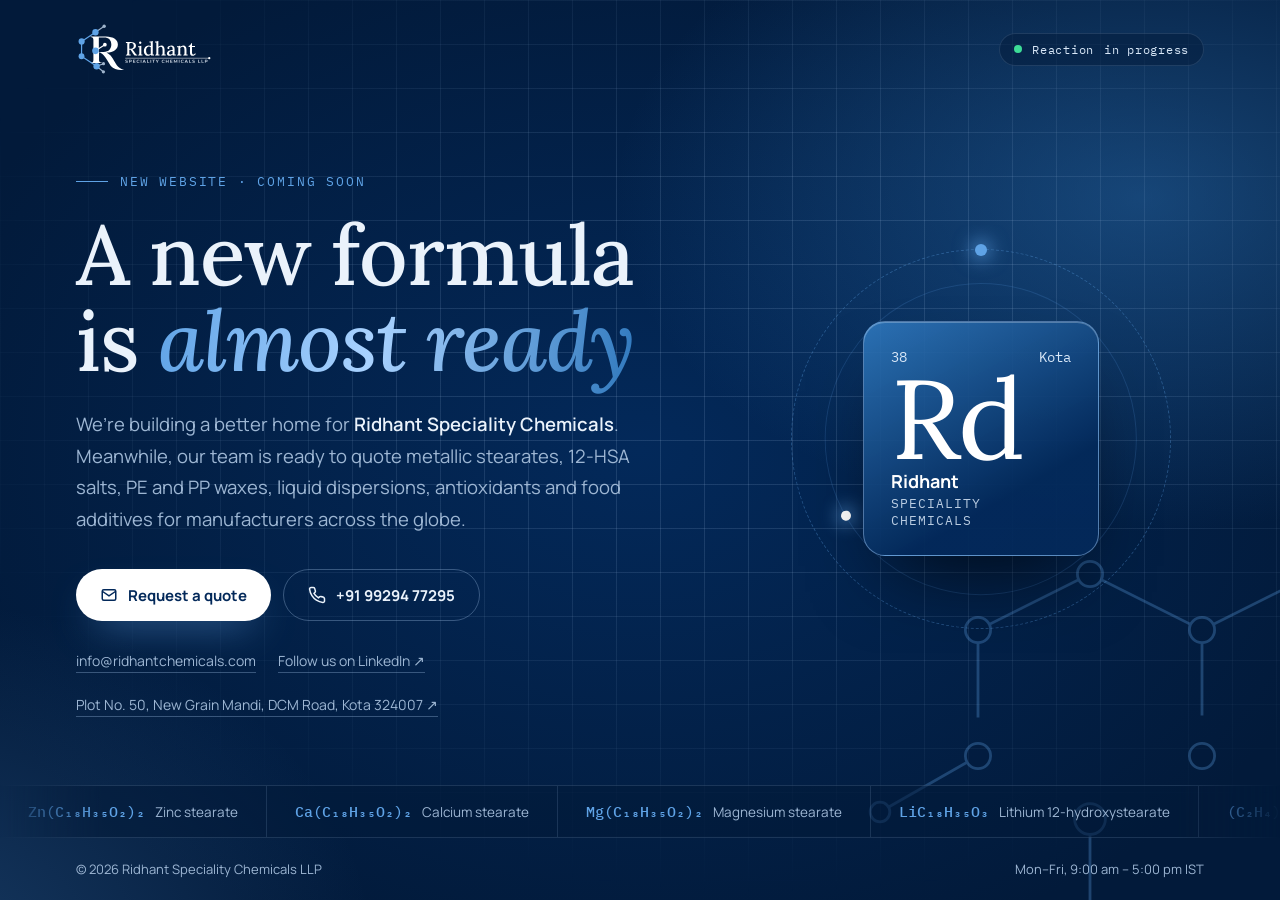
<file: backup/coming-soon.html>
<!DOCTYPE html>
<html lang="en-IN">
<head>
<meta charset="utf-8">
<meta name="viewport" content="width=device-width, initial-scale=1, viewport-fit=cover">
<title>Ridhant Speciality Chemicals | New Website Coming Soon</title>
<meta name="description" content="Ridhant Speciality Chemicals: metallic stearates, 12-HSA salts, PE &amp; PP waxes, antioxidants and stabilisers. New website coming soon.">
<meta name="robots" content="noindex, nofollow">
<meta property="og:type" content="website">
<meta property="og:site_name" content="Ridhant Speciality Chemicals">
<meta property="og:locale" content="en_IN">
<meta property="og:url" content="https://ridhantchemicals.com/">
<meta property="og:title" content="Ridhant Speciality Chemicals | New Website Coming Soon">
<meta property="og:description" content="A new formula is almost ready. Speciality chemicals and additives for manufacturers across the globe.">
<meta property="og:image" content="https://ridhantchemicals.com/assets/img/og-image.jpg">
<meta property="og:image:width" content="1200">
<meta property="og:image:height" content="630">
<meta property="og:image:alt" content="Ridhant Speciality Chemicals logo">
<meta name="twitter:card" content="summary_large_image">
<meta name="twitter:title" content="Ridhant Speciality Chemicals | New Website Coming Soon">
<meta name="twitter:description" content="A new formula is almost ready. Speciality chemicals and additives for manufacturers across the globe.">
<meta name="twitter:image" content="https://ridhantchemicals.com/assets/img/og-image.jpg">
<meta name="theme-color" content="#021a3a">
<link rel="icon" href="../assets/favicon/favicon.ico" sizes="any">
<link rel="icon" href="../assets/favicon/favicon.svg" type="image/svg+xml">
<link rel="apple-touch-icon" href="../assets/favicon/apple-touch-icon.png">
<link rel="manifest" href="../site.webmanifest">
<link rel="preconnect" href="https://fonts.googleapis.com">
<link rel="preconnect" href="https://fonts.gstatic.com" crossorigin>
<link rel="stylesheet" href="https://fonts.googleapis.com/css2?family=IBM+Plex+Mono:wght@400;500&family=Lora:ital,wght@0,500;1,500&family=Manrope:wght@400;600;700&display=swap">
<script type="application/ld+json">
{
 "@context": "https://schema.org",
 "@graph": [
  {
   "@type": "Organization",
   "@id": "https://ridhantchemicals.com/#organization",
   "name": "Ridhant Speciality Chemicals LLP",
   "url": "https://ridhantchemicals.com/",
   "logo": "https://ridhantchemicals.com/assets/img/ridhant-logo-512.png",
   "email": "info@ridhantchemicals.com",
   "telephone": "+91-99294-77295",
   "address": { "@type": "PostalAddress", "streetAddress": "Plot No. 50, New Grain Mandi, DCM Road", "addressLocality": "Kota", "addressRegion": "Rajasthan", "postalCode": "324007", "addressCountry": "IN" },
   "location": { "@type": "Place", "geo": { "@type": "GeoCoordinates", "latitude": 25.1655375, "longitude": 75.8572031 }, "hasMap": "https://maps.app.goo.gl/4vucG1acEwjMCmqj7" },
   "sameAs": ["https://www.linkedin.com/company/115303943/"]
  },
  {
   "@type": "WebPage",
   "@id": "https://ridhantchemicals.com/#webpage",
   "url": "https://ridhantchemicals.com/",
   "name": "Ridhant Speciality Chemicals | New Website Coming Soon",
   "about": { "@id": "https://ridhantchemicals.com/#organization" }
  }
 ]
}
</script>
<style>
  :root {
    --navy-900:#021a3a; --navy:#03295A; --blue:#2F78BD; --sky:#5FA3E6; --ice:#d9e8f8;
    --text:#eaf2fb; --muted:#9db6d3; --line:rgba(159,190,226,.16);
    --serif:'Lora', Georgia, serif; --sans:'Manrope', system-ui, sans-serif; --mono:'IBM Plex Mono', ui-monospace, monospace;
    --gutter:clamp(16px, 5vw, 56px);
  }
  *, *::before, *::after { box-sizing:border-box; }
  html, body { margin:0; }
  html { overflow-x:clip; }
  body {
    min-height:100vh; min-height:100svh;
    display:flex; flex-direction:column;
    background:var(--navy-900); color:var(--text); font-family:var(--sans);
    -webkit-font-smoothing:antialiased; overflow-x:hidden;
  }
  a { color:inherit; }
  :focus-visible { outline:2px solid var(--sky); outline-offset:3px; border-radius:6px; }

  /* Atmosphere: glow blobs + blueprint grid + grain */
  .bg { position:fixed; inset:0; z-index:0; pointer-events:none; overflow:hidden; }
  .bg::before {
    content:""; position:absolute; inset:-20%;
    background:
      radial-gradient(42% 38% at 78% 30%, rgba(47,120,189,.45), transparent 70%),
      radial-gradient(36% 40% at 10% 90%, rgba(95,163,230,.22), transparent 70%),
      radial-gradient(60% 60% at 50% 50%, #03295A 0%, var(--navy-900) 70%);
    animation:drift 18s ease-in-out infinite alternate;
  }
  .bg::after {
    content:""; position:absolute; inset:0;
    background-image:
      linear-gradient(var(--line) 1px, transparent 1px),
      linear-gradient(90deg, var(--line) 1px, transparent 1px);
    background-size:44px 44px;
    -webkit-mask-image:radial-gradient(ellipse 80% 70% at 60% 40%, #000 30%, transparent 85%);
            mask-image:radial-gradient(ellipse 80% 70% at 60% 40%, #000 30%, transparent 85%);
  }
  @keyframes drift { to { transform:translate3d(-4%, 3%, 0) scale(1.06); } }

  .molecule { position:absolute; right:-90px; bottom:-150px; width:min(560px, 80vw); opacity:.3; }
  .molecule .bond { stroke:var(--sky); stroke-width:2; fill:none; stroke-dasharray:240; stroke-dashoffset:240; animation:draw 2.4s ease-out forwards; }
  .molecule .atom { fill:var(--navy-900); stroke:var(--sky); stroke-width:2; transform-box:fill-box; transform-origin:center; animation:pulse 4s ease-in-out infinite; }
  .molecule .atom:nth-of-type(2n) { animation-delay:-1.3s; }
  .molecule .atom:nth-of-type(3n) { animation-delay:-2.6s; }
  @keyframes draw { to { stroke-dashoffset:0; } }
  @keyframes pulse { 50% { transform:scale(1.25); fill:var(--blue); } }

  /* Layout */
  .wrap { position:relative; z-index:1; width:100%; max-width:1240px; margin:0 auto; padding:0 var(--gutter); }
  header.wrap { display:flex; align-items:center; justify-content:space-between; gap:16px; padding-top:max(22px, env(safe-area-inset-top)); }
  .logo img { display:block; height:clamp(40px, 7vw, 54px); width:auto; }
  .status { display:inline-flex; align-items:center; gap:10px; padding:8px 14px; border:1px solid var(--line); border-radius:999px; font-family:var(--mono); font-size:12px; letter-spacing:.06em; color:var(--ice); background:rgba(2,26,58,.5); white-space:nowrap; }
  .status i { width:8px; height:8px; border-radius:50%; background:#3ddc97; box-shadow:0 0 0 0 rgba(61,220,151,.6); animation:ping 2s infinite; }
  @media (max-width:400px) { .status { padding:7px 11px; font-size:12px; } .status .long { display:none; } }
  @keyframes ping { 70% { box-shadow:0 0 0 10px rgba(61,220,151,0); } 100% { box-shadow:0 0 0 0 rgba(61,220,151,0); } }

  main.wrap { flex:1; display:grid; grid-template-columns:1fr; gap:48px; align-items:center; padding-top:clamp(40px, 8vh, 96px); padding-bottom:56px; }
  @media (min-width:900px) { main.wrap { grid-template-columns:1.25fr .9fr; gap:64px; } }

  .eyebrow { font-family:var(--mono); font-size:13px; letter-spacing:.14em; text-transform:uppercase; color:var(--sky); display:flex; align-items:center; gap:12px; }
  .eyebrow::before { content:""; width:32px; height:1px; background:var(--sky); }
  h1 { margin:22px 0 0; font-family:var(--serif); font-weight:500; font-size:clamp(40px, 7.4vw, 84px); line-height:1.02; letter-spacing:-.015em; text-wrap:balance; }
  h1 em { font-style:italic; color:transparent; background:linear-gradient(100deg, var(--sky), #a9d2ff 45%, var(--blue)); -webkit-background-clip:text; background-clip:text; }
  .lead { margin:26px 0 0; max-width:560px; font-size:clamp(16px, 2.2vw, 18.5px); line-height:1.7; color:var(--muted); }
  .lead strong { color:var(--text); font-weight:600; }

  .actions { margin-top:34px; display:flex; flex-wrap:wrap; gap:12px; }
  .btn { display:inline-flex; align-items:center; justify-content:center; gap:10px; min-height:52px; padding:0 24px; border-radius:999px; font-weight:700; font-size:15px; text-decoration:none; transition:transform .2s, background .2s, border-color .2s, color .2s; }
  .btn svg { width:18px; height:18px; flex:none; }
  .btn-main { background:#fff; color:var(--navy); box-shadow:0 18px 40px -18px rgba(95,163,230,.8); }
  .btn-main:hover { background:var(--ice); transform:translateY(-2px); }
  .btn-ghost { border:1.5px solid rgba(159,190,226,.35); color:var(--text); }
  .btn-ghost:hover { border-color:var(--sky); color:#fff; transform:translateY(-2px); }
  @media (max-width:480px) {
    .actions .btn { flex:1 1 100%; }
    .meta { flex-direction:column; align-items:flex-start; gap:0; }
    .molecule { opacity:.16; }
  }

  .meta { margin-top:18px; display:flex; flex-wrap:wrap; gap:10px 22px; font-size:14px; color:var(--muted); }
  .meta a { display:inline-block; padding-top:12px; text-decoration:none; border-bottom:1px solid rgba(159,190,226,.35); padding-bottom:2px; }
  .meta span { padding-top:12px; padding-bottom:3px; }
  .meta a:hover { color:#fff; border-color:var(--sky); }

  /* Signature: periodic-table tile with orbiting electrons */
  .element-stage { position:relative; overflow:clip; overflow-clip-margin:24px; justify-self:center; width:min(380px, 78vw); aspect-ratio:1; display:grid; place-items:center; }
  .orbit { position:absolute; inset:0; border:1px dashed rgba(95,163,230,.35); border-radius:50%; animation:spin 22s linear infinite; }
  .orbit.two { inset:9%; transform:rotate(60deg); animation-duration:15s; animation-direction:reverse; border-style:solid; border-color:rgba(95,163,230,.18); }
  .orbit::before { content:""; position:absolute; top:-6px; left:50%; width:12px; height:12px; margin-left:-6px; border-radius:50%; background:var(--sky); box-shadow:0 0 18px 4px rgba(95,163,230,.7); }
  .orbit.two::before { top:auto; bottom:-5px; width:10px; height:10px; background:#fff; }
  @keyframes spin { to { transform:rotate(360deg); } }
  .orbit.two { animation-name:spin2; }
  @keyframes spin2 { from { transform:rotate(60deg); } to { transform:rotate(-300deg); } }

  .element {
    position:relative; width:62%; aspect-ratio:1; padding:7%;
    display:flex; flex-direction:column; justify-content:space-between;
    border-radius:22px; background:linear-gradient(150deg, rgba(47,120,189,.9), rgba(3,41,90,.95) 70%);
    border:1px solid rgba(169,210,255,.45);
    box-shadow:0 40px 80px -30px rgba(0,0,0,.7), inset 0 1px 0 rgba(255,255,255,.25);
    animation:float 6s ease-in-out infinite;
  }
  @keyframes float { 50% { transform:translateY(-10px) rotate(-1.5deg); } }
  .el-top { display:flex; justify-content:space-between; font-family:var(--mono); font-size:clamp(12px, 2.8vw, 14px); color:var(--ice); }
  .el-symbol { font-family:var(--serif); font-size:clamp(64px, 17vw, 112px); line-height:.9; color:#fff; letter-spacing:-.02em; }
  .el-name { font-weight:700; font-size:clamp(14px, 3.4vw, 18px); color:#fff; }
  .el-sub { font-family:var(--mono); font-size:clamp(12px, 2.6vw, 13px); letter-spacing:.08em; text-transform:uppercase; color:var(--ice); opacity:.85; }

  /* Formula ticker */
  .ticker { position:relative; z-index:1; border-top:1px solid var(--line); border-bottom:1px solid var(--line); background:rgba(2,26,58,.55); overflow:hidden; -webkit-mask-image:linear-gradient(90deg, transparent, #000 8%, #000 92%, transparent); mask-image:linear-gradient(90deg, transparent, #000 8%, #000 92%, transparent); }
  .ticker-track { display:flex; width:max-content; animation:scroll 48s linear infinite; }
  .ticker:hover .ticker-track { animation-play-state:paused; }
  .ticker ul { display:flex; margin:0; padding:0; list-style:none; }
  .ticker li { display:flex; align-items:baseline; gap:10px; padding:16px 28px; white-space:nowrap; border-right:1px solid var(--line); }
  .ticker b { font-family:var(--mono); font-weight:500; font-size:15px; color:var(--sky); }
  .ticker span { font-size:13.5px; color:var(--muted); }
  @keyframes scroll { to { transform:translateX(-50%); } }

  footer.wrap { display:flex; flex-wrap:wrap; justify-content:space-between; gap:8px 24px; padding-top:22px; padding-bottom:max(22px, env(safe-area-inset-bottom)); font-size:13px; color:var(--muted); }

  /* Load-in */
  .rise { opacity:0; transform:translateY(18px); animation:rise .9s cubic-bezier(.2,.7,.2,1) forwards; }
  .d1 { animation-delay:.1s } .d2 { animation-delay:.22s } .d3 { animation-delay:.34s } .d4 { animation-delay:.46s } .d5 { animation-delay:.58s }
  @keyframes rise { to { opacity:1; transform:none; } }

  @media (prefers-reduced-motion: reduce) {
    *, *::before, *::after { animation:none !important; transition:none !important; }
    .rise { opacity:1; transform:none; }
    .molecule .bond { stroke-dashoffset:0; }
    .ticker-track { flex-wrap:wrap; width:auto; }
    .ticker-track ul[aria-hidden] { display:none; }
    .ticker ul { flex-wrap:wrap; }
  }
</style>
</head>
<body>
<div class="bg" aria-hidden="true">
  <svg class="molecule" viewBox="0 0 400 360">
    <path class="bond" d="M120 60 L200 20 L280 60 L280 150 L200 195 L120 150 Z"/>
    <path class="bond" d="M200 195 L200 285 L270 330 M200 285 L130 330 M280 60 L350 25 M120 150 L50 190"/>
    <circle class="atom" cx="120" cy="60" r="9"/><circle class="atom" cx="200" cy="20" r="9"/>
    <circle class="atom" cx="280" cy="60" r="9"/><circle class="atom" cx="280" cy="150" r="9"/>
    <circle class="atom" cx="200" cy="195" r="11"/><circle class="atom" cx="120" cy="150" r="9"/>
    <circle class="atom" cx="200" cy="285" r="9"/><circle class="atom" cx="270" cy="330" r="7"/>
    <circle class="atom" cx="130" cy="330" r="7"/><circle class="atom" cx="350" cy="25" r="7"/>
    <circle class="atom" cx="50" cy="190" r="7"/>
  </svg>
</div>

<header class="wrap">
  <a class="logo rise" href="../" aria-label="Ridhant Speciality Chemicals"><img src="../assets/img/logo-white.svg" alt="Ridhant Speciality Chemicals LLP" width="137" height="54"></a>
  <span class="status rise d1"><i aria-hidden="true"></i><span class="long">Reaction </span>in progress</span>
</header>

<main class="wrap">
  <section>
    <p class="eyebrow rise d1">New website · coming soon</p>
    <h1 class="rise d2">A new formula is <em>almost ready</em></h1>
    <p class="lead rise d3">We’re building a better home for <strong>Ridhant Speciality Chemicals</strong>. Meanwhile, our team is ready to quote metallic stearates, 12-HSA salts, PE and PP waxes, liquid dispersions, antioxidants and food additives for manufacturers across the globe.</p>
    <div class="actions rise d4">
      <a class="btn btn-main" href="mailto:info@ridhantchemicals.com?subject=Quote%20request%20-%20Ridhant%20Speciality%20Chemicals">
        <svg viewBox="0 0 24 24" fill="none" stroke="currentColor" stroke-width="2" aria-hidden="true"><rect x="3" y="5" width="18" height="14" rx="2"/><path d="m3 7 9 6 9-6"/></svg>
        Request a quote
      </a>
      <a class="btn btn-ghost" href="tel:+919929477295">
        <svg viewBox="0 0 24 24" fill="none" stroke="currentColor" stroke-width="2" aria-hidden="true"><path d="M22 16.9v3a2 2 0 0 1-2.2 2 19.8 19.8 0 0 1-8.6-3.1 19.5 19.5 0 0 1-6-6A19.8 19.8 0 0 1 2.1 4.2 2 2 0 0 1 4.1 2h3a2 2 0 0 1 2 1.7c.1.9.4 1.8.7 2.7a2 2 0 0 1-.5 2.1L8 9.8a16 16 0 0 0 6 6l1.3-1.3a2 2 0 0 1 2.1-.4c.9.3 1.8.6 2.7.7a2 2 0 0 1 1.7 2z"/></svg>
        +91 99294 77295
      </a>
    </div>
    <div class="meta rise d5">
      <a href="mailto:info@ridhantchemicals.com">info@ridhantchemicals.com</a>
      <a href="https://www.linkedin.com/company/115303943/" target="_blank" rel="noopener">Follow us on LinkedIn ↗</a>
      <a href="https://maps.app.goo.gl/4vucG1acEwjMCmqj7" target="_blank" rel="noopener">Plot No. 50, New Grain Mandi, DCM Road, Kota 324007 ↗</a>
    </div>
  </section>

  <div class="element-stage rise d3" aria-hidden="true">
    <span class="orbit"></span>
    <span class="orbit two"></span>
    <div class="element">
      <div class="el-top"><span>38</span><span>Kota</span></div>
      <div>
        <div class="el-symbol">Rd</div>
        <div class="el-name">Ridhant</div>
      </div>
      <div class="el-sub">Speciality Chemicals</div>
    </div>
  </div>
</main>

<div class="ticker" role="region" aria-label="Some of the products we supply">
  <div class="ticker-track">
    <ul>
      <li><b>Zn(C₁₈H₃₅O₂)₂</b><span>Zinc stearate</span></li>
      <li><b>Ca(C₁₈H₃₅O₂)₂</b><span>Calcium stearate</span></li>
      <li><b>Mg(C₁₈H₃₅O₂)₂</b><span>Magnesium stearate</span></li>
      <li><b>LiC₁₈H₃₅O₃</b><span>Lithium 12-hydroxystearate</span></li>
      <li><b>(C₂H₄)ₙ</b><span>PE wax</span></li>
      <li><b>C₃₈H₇₆N₂O₂</b><span>EBS wax</span></li>
      <li><b>C₂₁H₄₂O₄</b><span>Glycerol monostearate</span></li>
      <li><b>Ca(C₃H₅O₂)₂</b><span>Calcium propionate</span></li>
      <li><b>Mg₃Si₄O₁₀(OH)₂</b><span>Talc</span></li>
      <li><b>CaO</b><span>Calcium oxide</span></li>
    </ul>
    <ul aria-hidden="true">
      <li><b>Zn(C₁₈H₃₅O₂)₂</b><span>Zinc stearate</span></li>
      <li><b>Ca(C₁₈H₃₅O₂)₂</b><span>Calcium stearate</span></li>
      <li><b>Mg(C₁₈H₃₅O₂)₂</b><span>Magnesium stearate</span></li>
      <li><b>LiC₁₈H₃₅O₃</b><span>Lithium 12-hydroxystearate</span></li>
      <li><b>(C₂H₄)ₙ</b><span>PE wax</span></li>
      <li><b>C₃₈H₇₆N₂O₂</b><span>EBS wax</span></li>
      <li><b>C₂₁H₄₂O₄</b><span>Glycerol monostearate</span></li>
      <li><b>Ca(C₃H₅O₂)₂</b><span>Calcium propionate</span></li>
      <li><b>Mg₃Si₄O₁₀(OH)₂</b><span>Talc</span></li>
      <li><b>CaO</b><span>Calcium oxide</span></li>
    </ul>
  </div>
</div>

<footer class="wrap">
  <span>© 2026 Ridhant Speciality Chemicals LLP</span>
  <span>Mon–Fri, 9:00 am – 5:00 pm IST</span>
</footer>
</body>
</html>
</file>
<file: assets/css/styles.css>
/* =========================================================
   Ridhant Speciality Chemicals – site styles
   Brand colours come from the logo: navy #03295A, blue #2F78BD.
   Every other colour is derived from the four tokens below.
   ========================================================= */

:root {
  --pri:#03295A; --acc:#2F78BD; --bg:#f5f8fc; --ink:#0d1b2e;
  --surf:#ffffff;
  --pri2:  color-mix(in srgb, var(--pri) 45%, var(--acc));
  --tint:  color-mix(in srgb, var(--acc) 9%,  #fff);
  --soft:  color-mix(in srgb, var(--acc) 20%, #fff);
  --line:  color-mix(in srgb, var(--pri) 11%, #fff);
  --line2: color-mix(in srgb, var(--pri) 20%, #fff);
  --hov:   color-mix(in srgb, var(--acc) 45%, #fff);
  --onacc: color-mix(in srgb, var(--acc) 50%, #fff);
  --onmut: color-mix(in srgb, var(--pri) 18%, #fff);
  --chip:  color-mix(in srgb, var(--pri) 65%, var(--acc));
  --mut1:  color-mix(in srgb, var(--ink) 78%, #fff);
  --mut2:  color-mix(in srgb, var(--ink) 70%, #fff);
  --mut3:  color-mix(in srgb, var(--ink) 66%, #fff);
  --sh:    color-mix(in srgb, var(--pri) 35%, transparent);
  --ring:  color-mix(in srgb, var(--acc) 14%, transparent);
  --serif: 'Lora', Georgia, serif;
  --sans:  'Manrope', system-ui, -apple-system, 'Segoe UI', sans-serif;
  --max: 1240px;
}

*,*::before,*::after { box-sizing:border-box; }
html { scroll-behavior:smooth; }
body { margin:0; background:var(--bg); color:var(--ink); font-family:var(--sans); -webkit-font-smoothing:antialiased; line-height:1.5; }
img { max-width:100%; display:block; }
a { color:var(--acc); text-decoration:none; }
a:hover { color:var(--pri); }
button,input,select { font:inherit; }
::selection { background:var(--soft); }
:focus-visible { outline:2px solid var(--acc); outline-offset:2px; }
h1,h2,h3,p { margin:0; }
[hidden] { display:none !important; }
.skip-link { position:absolute; left:16px; top:-60px; z-index:100; padding:10px 16px; border-radius:8px; background:var(--pri); color:#fff; font-weight:700; }
.skip-link:focus { top:12px; color:#fff; }

.container { max-width:var(--max); margin:0 auto; padding-left:28px; padding-right:28px; }
@media (max-width:480px){ .container{ padding-left:20px; padding-right:20px; } }
.stack-12,.stack-14,.stack-16,.stack-18,.stack-20,.stack-26,.stack-28,.stack-36,.stack-44,.stack-48 { display:flex; flex-direction:column; }
.stack-12{gap:12px}.stack-14{gap:14px}.stack-16{gap:16px}.stack-18{gap:18px}.stack-20{gap:20px}.stack-26{gap:26px}.stack-28{gap:28px}.stack-36{gap:36px}.stack-44{gap:44px}.stack-48{gap:48px}
.narrow { max-width:640px; }
.spacer-96 { height:96px; }

/* Type */
.eyebrow { font-size:13px; font-weight:700; letter-spacing:.16em; text-transform:uppercase; color:var(--acc); }
.eyebrow.on-dark { color:var(--onacc); }
.eyebrow-rule { display:inline-flex; align-items:center; gap:10px; }
.eyebrow-rule::before { content:""; width:28px; height:2px; background:var(--acc); }
.h-hero { font-family:var(--serif); font-weight:500; font-size:clamp(40px,5.2vw,64px); line-height:1.06; letter-spacing:-.01em; color:var(--pri); text-wrap:balance; }
.h-display { font-family:var(--serif); font-weight:500; font-size:clamp(36px,4.4vw,56px); line-height:1.1; color:var(--pri); max-width:820px; text-wrap:balance; }
.h-section { font-family:var(--serif); font-weight:500; font-size:clamp(30px,3.4vw,42px); line-height:1.15; color:var(--pri); }
.h-sub { font-family:var(--serif); font-weight:500; font-size:clamp(28px,3vw,38px); line-height:1.2; color:var(--pri); }
.h-card { font-family:var(--serif); font-weight:600; font-size:26px; line-height:1.3; color:var(--pri); }
.h-card.light { color:#fff; font-weight:500; font-size:28px; }
.lead { max-width:680px; font-size:18px; line-height:1.65; color:var(--mut1); text-wrap:pretty; }
.body { font-size:16px; line-height:1.75; color:var(--mut1); text-wrap:pretty; }
.muted { color:var(--mut2); }
.label { font-size:12px; font-weight:700; letter-spacing:.12em; text-transform:uppercase; color:var(--mut3); }
.label-acc { font-size:12px; font-weight:700; letter-spacing:.12em; text-transform:uppercase; color:var(--acc); }
.text-link { display:inline-block; padding:10px 0; font-weight:700; font-size:15px; color:var(--acc); }
.text-link:hover { color:var(--pri); }

/* Buttons */
.btn { display:inline-flex; align-items:center; justify-content:center; gap:8px; padding:15px 26px; border-radius:999px; font-weight:700; font-size:15px; border:1.5px solid transparent; cursor:pointer; transition:background .15s, border-color .15s, color .15s; white-space:nowrap; }
.btn-sm { padding:11px 20px; font-size:14px; }
.btn-primary { background:var(--pri); color:#fff; }
.btn-primary:hover { background:var(--acc); color:#fff; }
.btn-outline { background:var(--surf); color:var(--pri); border-color:var(--line2); }
.btn-outline:hover { border-color:var(--pri); color:var(--pri); }
.btn-light { background:#fff; color:var(--pri); }
.btn-light:hover { background:var(--soft); color:var(--pri); }
.btn-row { display:flex; gap:12px; flex-wrap:wrap; }
.link-btn { background:none; border:0; padding:10px 0; color:inherit; cursor:pointer; font-size:inherit; }
.link-btn:hover { color:var(--acc); }

/* Header */
.site-header { position:sticky; top:0; z-index:40; background:rgba(255,255,255,.94); backdrop-filter:blur(10px); -webkit-backdrop-filter:blur(10px); border-bottom:1px solid var(--line); }
.header-inner { display:flex; align-items:center; justify-content:space-between; gap:24px; padding-top:14px; padding-bottom:14px; }
.brand img { height:52px; width:auto; }
.site-nav { display:flex; align-items:center; gap:4px; }
.site-nav a:not(.btn) { padding:10px 14px; border-radius:8px; font-size:14.5px; font-weight:600; color:var(--mut1); }
.site-nav a:not(.btn):hover, .site-nav a.active { background:var(--tint); color:var(--pri); }
.site-nav .btn { margin-left:8px; }
.nav-toggle { display:none; width:44px; height:44px; border:1px solid var(--line); border-radius:10px; background:var(--surf); cursor:pointer; flex-direction:column; align-items:center; justify-content:center; gap:5px; }
.nav-toggle span { width:20px; height:2px; background:var(--pri); border-radius:2px; transition:transform .2s, opacity .2s; }
.nav-open .nav-toggle span:nth-child(1){ transform:translateY(7px) rotate(45deg); }
.nav-open .nav-toggle span:nth-child(2){ opacity:0; }
.nav-open .nav-toggle span:nth-child(3){ transform:translateY(-7px) rotate(-45deg); }
@media (max-width: 980px) {
  .nav-toggle { display:flex; }
  .site-nav { display:none; position:absolute; left:0; right:0; top:100%; background:#fff; border-bottom:1px solid var(--line); flex-direction:column; align-items:stretch; padding:12px 20px 20px; box-shadow:0 20px 30px -20px var(--sh); }
  .nav-open .site-nav { display:flex; }
  .site-nav a:not(.btn) { padding:14px; }
  .site-nav .btn { margin:10px 0 0; }
}

/* Heroes */
.home-hero { position:relative; overflow:hidden; background:linear-gradient(180deg,#fff 0%,var(--tint) 100%); border-bottom:1px solid var(--line); }
.hero-watermark { position:absolute; right:-120px; top:-60px; width:620px; opacity:.05; pointer-events:none; }
.hero-grid { position:relative; display:grid; grid-template-columns:repeat(auto-fit,minmax(min(100%,460px),1fr)); gap:56px; align-items:center; padding-top:88px; padding-bottom:96px; }
.hero-grid .lead { max-width:540px; }
.hero-media { position:relative; aspect-ratio:5/4; }
.hero-img { width:100%; height:100%; aspect-ratio:5/4; object-fit:cover; border-radius:24px; background:var(--tint); }
.hero-badge { position:absolute; left:-20px; bottom:-24px; background:#fff; border:1px solid var(--line); border-radius:16px; padding:18px 22px; box-shadow:0 18px 40px -20px var(--sh); display:flex; flex-direction:column; gap:4px; }
.badge-big { font-family:var(--serif); font-size:22px; color:var(--pri); }
@media (max-width:560px){ .hero-badge{ left:12px; } }
/* At-a-glance strip */
.stat-strip { display:grid; grid-template-columns:repeat(4,1fr); margin-top:-1px; padding-top:40px; padding-bottom:8px; gap:16px; }
.stat { display:flex; flex-direction:column; gap:4px; padding:4px 0 4px 20px; border-left:2px solid var(--line2); }
.stat-num { font-family:var(--serif); font-size:34px; line-height:1.1; color:var(--pri); }
.stat-label { font-size:14px; font-weight:600; color:var(--mut2); }
@media (max-width:760px){ .stat-strip{ grid-template-columns:1fr 1fr; gap:24px 16px; } }
.page-hero { background:linear-gradient(180deg,#fff 0%,var(--tint) 100%); border-bottom:1px solid var(--line); }
.page-hero .container { padding-top:72px; padding-bottom:56px; }

/* Sections */
.section { padding-top:96px; padding-bottom:40px; }
.band .section { padding-bottom:96px; }
.section-tight { padding-top:56px; padding-bottom:96px; }
.section-bottom { padding-bottom:96px; }
.section-head { display:flex; justify-content:space-between; align-items:center; gap:24px; flex-wrap:wrap; margin-bottom:24px; }
.section-head .stack-12 { max-width:620px; }
.band { background:var(--surf); border-top:1px solid var(--line); border-bottom:1px solid var(--line); }
.split-64.about-snippet { padding-top:8px; }
.split-64 { display:grid; grid-template-columns:repeat(auto-fit,minmax(min(100%,440px),1fr)); gap:64px; align-items:center; padding-bottom:88px; padding-top:88px; }
.two-col { display:grid; grid-template-columns:repeat(auto-fit,minmax(min(100%,400px),1fr)); gap:20px; }
.media-43 { aspect-ratio:4/3; }
.media-43 img { width:100%; height:100%; aspect-ratio:4/3; object-fit:cover; border-radius:24px; background:var(--tint); }

/* Cards */
.card { background:var(--surf); border:1px solid var(--line); border-radius:18px; }
.card-grid { display:grid; grid-template-columns:repeat(auto-fill,minmax(min(100%,260px),1fr)); gap:18px; }
.cat-card { display:flex; flex-direction:column; gap:14px; padding:26px; color:var(--ink); transition:border-color .2s, box-shadow .2s, transform .2s; }
.cat-card:hover { border-color:var(--hov); box-shadow:0 18px 40px -24px var(--sh); transform:translateY(-2px); color:var(--ink); }
.cat-top { display:flex; justify-content:space-between; align-items:center; }
.num-badge { width:42px; height:42px; border-radius:12px; background:var(--tint); color:var(--acc); display:flex; align-items:center; justify-content:center; font-weight:700; font-size:14px; flex:none; }
.cat-count { font-size:13px; font-weight:600; color:var(--mut3); }
.cat-name { font-family:var(--serif); font-size:22px; font-weight:600; color:var(--pri); line-height:1.3; }
.cat-desc { font-size:14.5px; line-height:1.6; color:var(--mut2); }
.card-dark { background:var(--pri); border-color:var(--pri); color:#fff; padding:26px; display:flex; flex-direction:column; justify-content:space-between; gap:18px; }
.card-dark-title { font-family:var(--serif); font-size:22px; line-height:1.3; }
.card-dark .btn { align-self:flex-start; }
.card-grid .card-dark { flex-direction:column; justify-content:space-between; }
.card-grid .card-dark .btn { align-self:flex-start; }
.other-additives { justify-content:space-between; }
.other-text { display:flex; flex-direction:column; gap:6px; }
.other-text p { font-size:15px; line-height:1.6; color:var(--onmut); }
.section-products > .other-additives { flex-direction:row; flex-wrap:wrap; align-items:center; }
.section-products > .other-additives .btn { align-self:center; }

.panel { background:var(--surf); border:1px solid var(--line); border-radius:28px; padding:56px; }
.split { display:grid; grid-template-columns:repeat(auto-fit,minmax(min(100%,420px),1fr)); gap:56px; align-items:start; }
.split .btn { align-self:flex-start; margin-top:8px; }
@media (max-width:640px){ .panel{ padding:32px 24px; } }
.pill-cloud { display:flex; flex-wrap:wrap; gap:10px; }
.pill { display:flex; align-items:center; gap:10px; padding:12px 18px; border-radius:999px; background:var(--tint); border:1px solid var(--line); color:var(--pri); font-weight:600; font-size:15px; }
.pill::before { content:""; width:7px; height:7px; border-radius:50%; background:var(--acc); }
.pill:hover { background:var(--pri); color:#fff; border-color:var(--pri); }
.pill:hover::before { background:#fff; }

.reason-grid { display:grid; grid-template-columns:repeat(auto-fit,minmax(240px,1fr)); gap:32px; }
.reason { display:flex; flex-direction:column; gap:12px; padding-top:22px; border-top:2px solid var(--pri); }
.reason .num { font-size:13px; font-weight:700; color:var(--acc); }
.reason h3, .step h3 { font-family:var(--serif); font-size:21px; font-weight:600; color:var(--pri); }
.reason p, .step p { font-size:15px; line-height:1.65; color:var(--mut2); }
.step-grid { display:grid; grid-template-columns:repeat(auto-fit,minmax(260px,1fr)); gap:20px; }
.step { padding:30px; border-radius:18px; background:var(--bg); border:1px solid var(--line); display:flex; flex-direction:column; gap:12px; }
.step-num { font-family:var(--serif); font-size:40px; color:var(--acc); line-height:1; }

.card-feature { padding:40px; border-radius:22px; background:var(--surf); border:1px solid var(--line); display:flex; flex-direction:column; gap:16px; }
.card-feature.dark { background:var(--pri); border-color:var(--pri); color:#fff; }
.card-feature .quote { font-family:var(--serif); font-size:24px; line-height:1.45; color:var(--pri); }
.card-feature.dark .quote { color:#fff; }
.on-dark-body { font-size:15.5px; line-height:1.7; color:var(--onmut); }
.push { margin-top:auto; align-self:flex-start; }
.dot-list { list-style:none; margin:0; padding:0; display:flex; flex-direction:column; gap:12px; }
.dot-list li { display:flex; gap:12px; font-size:15px; line-height:1.6; color:var(--mut1); }
.dot-list li::before { content:""; flex:none; margin-top:8px; width:8px; height:8px; border-radius:50%; background:var(--acc); }

/* Products */
.filter-row { margin-top:14px; display:flex; gap:12px; flex-wrap:wrap; align-items:center; }
.input { padding:15px 20px; border-radius:999px; border:1.5px solid var(--line2); background:var(--surf); font-size:15px; color:var(--ink); outline:none; }
.input:focus { border-color:var(--acc); box-shadow:0 0 0 4px var(--ring); }
#product-search { flex:1 1 320px; max-width:520px; }
.select { color:var(--pri); font-weight:600; cursor:pointer; -webkit-appearance:none; appearance:none; padding-right:46px; min-width:200px;
  background-image:url("data:image/svg+xml,%3Csvg xmlns='http://www.w3.org/2000/svg' width='14' height='14' viewBox='0 0 24 24' fill='none' stroke='%2303295A' stroke-width='2.5' stroke-linecap='round' stroke-linejoin='round'%3E%3Cpath d='m6 9 6 6 6-6'/%3E%3C/svg%3E");
  background-repeat:no-repeat; background-position:right 18px center; }
.select:hover { border-color:var(--pri); }
.select::-ms-expand { display:none; }
@media (max-width:640px){ .filter-row .input { flex:1 1 100%; max-width:none; } }
.section-products { padding-top:40px; padding-bottom:96px; display:flex; flex-direction:column; gap:28px; }
.chip-row { display:flex; gap:8px; flex-wrap:wrap; }
@media (max-width:640px){ .chip-row{ flex-wrap:nowrap; overflow-x:auto; margin:0 -20px; padding:2px 20px 6px; scrollbar-width:none; -webkit-overflow-scrolling:touch; } .chip-row::-webkit-scrollbar{ display:none; } .chip{ flex:none; } }
.chip { padding:10px 18px; border-radius:999px; border:1.5px solid var(--line2); background:var(--surf); color:var(--pri); font-size:14px; font-weight:600; cursor:pointer; }
.chip:hover { border-color:var(--pri); }
.chip[aria-pressed="true"] { background:var(--pri); border-color:var(--pri); color:#fff; }
.result-label { font-size:14px; color:var(--mut3); margin:0; }
.product-group { scroll-margin-top:100px; }
.group-head { display:flex; align-items:baseline; gap:14px; flex-wrap:wrap; padding-bottom:12px; border-bottom:1px solid var(--line); margin-bottom:14px; }
.group-head h2 { font-family:var(--serif); font-weight:600; font-size:26px; color:var(--pri); }
.group-head p { font-size:14.5px; color:var(--mut2); }
.product-grid { display:grid; grid-template-columns:repeat(auto-fill,minmax(min(100%,340px),1fr)); gap:14px; }
.product { display:flex; flex-direction:column; gap:12px; padding:22px; border-radius:16px; transition:border-color .2s, box-shadow .2s; }
.product:hover { border-color:var(--hov); box-shadow:0 14px 30px -22px var(--sh); }
.product-top { display:flex; justify-content:space-between; align-items:flex-start; gap:12px; }
.product-name { font-size:17px; font-weight:700; color:var(--pri); line-height:1.35; }
.product-use { font-size:14.5px; line-height:1.6; color:var(--mut2); }
.enquire { flex:none; padding:7px 14px; border-radius:999px; border:1.5px solid var(--line2); background:var(--surf); color:var(--acc); font-size:12.5px; font-weight:700; }
.enquire:hover { background:var(--pri); border-color:var(--pri); color:#fff; }
.tags { display:flex; flex-wrap:wrap; gap:6px; }
.tag { padding:4px 10px; border-radius:6px; background:var(--tint); color:var(--chip); font-size:12px; font-weight:600; }
.empty { padding:48px; border-radius:18px; background:var(--surf); border:1px dashed var(--line2); display:flex; flex-direction:column; align-items:center; gap:14px; text-align:center; }
.empty[hidden] { display:none; }
.empty-title { font-family:var(--serif); font-size:22px; color:var(--pri); }

/* Industries */
.section-ind { padding-top:56px; padding-bottom:96px; }
.industry-grid { display:grid; grid-template-columns:repeat(auto-fill,minmax(min(100%,340px),1fr)); gap:20px; }
.industry { display:flex; flex-direction:column; gap:16px; padding:0 30px 30px; overflow:hidden; border-radius:20px; background:var(--surf); border:1px solid var(--line); scroll-margin-top:110px; transition:box-shadow .3s, border-color .3s; }
.industry:target, .industry.is-focus { border-color:var(--acc); box-shadow:0 0 0 4px var(--ring); }
.industry-media { margin:0 -30px 6px; aspect-ratio:16/10; background:var(--tint); }
.industry-media { overflow:hidden; }
.industry-media img { width:100%; height:100%; aspect-ratio:16/10; object-fit:cover; }
.industry-title { display:flex; align-items:center; gap:14px; }
.industry-title h2 { font-family:var(--serif); font-weight:600; font-size:24px; color:var(--pri); }
.industry p { font-size:15px; line-height:1.7; color:var(--mut1); text-wrap:pretty; }
.industry .text-link { margin-top:auto; font-size:14.5px; }

/* Partners */
.section-partners { padding-top:72px; padding-bottom:40px; }
.logo-grid { display:grid; grid-template-columns:repeat(auto-fill,minmax(200px,1fr)); gap:14px; }
.logo-tile { height:120px; padding:18px; border-radius:16px; background:var(--surf); border:1px solid var(--line); display:flex; align-items:center; justify-content:center; }
.logo-tile span { font-size:13px; color:var(--mut3); border:1px dashed var(--line2); border-radius:10px; width:100%; height:100%; display:flex; align-items:center; justify-content:center; }
.logo-tile img { max-height:100%; width:auto; object-fit:contain; }

/* Contact */
.section-contact { padding-top:56px; padding-bottom:96px; }
.contact-grid { display:grid; grid-template-columns:repeat(auto-fit,minmax(min(100%,380px),1fr)); gap:28px; align-items:start; }
.contact-card { padding:28px; display:flex; flex-direction:column; gap:22px; }
.contact-item { display:flex; flex-direction:column; align-items:flex-start; gap:0; font-size:16px; line-height:1.6; }
.contact-item a { display:inline-block; padding:8px 0; font-size:18px; font-weight:700; color:var(--pri); }
.contact-item a:hover { color:var(--acc); }
.link-card { padding:18px 22px; display:flex; justify-content:space-between; align-items:center; font-weight:700; color:var(--pri); }
.link-card:hover { border-color:var(--hov); color:var(--pri); }
.link-card span { color:var(--acc); }
.map-frame { position:relative; width:100%; aspect-ratio:4/3; min-height:360px; border-radius:22px; overflow:hidden; border:1px solid var(--line); background:var(--tint); box-shadow:0 24px 50px -36px var(--sh); }
.map-frame iframe { position:absolute; inset:0; width:100%; height:100%; border:0; }

/* CTA band */
.cta-wrap { padding-bottom:96px; }
.cta-band { position:relative; overflow:hidden; padding:56px; border-radius:28px; background:linear-gradient(120deg,var(--pri) 0%,var(--pri2) 100%); color:#fff; display:flex; justify-content:space-between; align-items:center; gap:28px; flex-wrap:wrap; }
.cta-watermark { position:absolute; right:-80px; bottom:-60px; width:520px; opacity:.06; pointer-events:none; }
.cta-text { position:relative; display:flex; flex-direction:column; gap:10px; max-width:640px; }
.cta-text h2 { font-family:var(--serif); font-weight:500; font-size:clamp(28px,3vw,38px); line-height:1.2; }
.cta-text p { font-size:16.5px; line-height:1.6; color:var(--onmut); }
.cta-band .btn { position:relative; }
@media (max-width:640px){ .cta-band{ padding:36px 26px; } }

/* Footer */
.site-footer { background:var(--surf); border-top:1px solid var(--line); }
.site-footer .container { padding-top:64px; padding-bottom:32px; display:flex; flex-direction:column; gap:44px; }
.footer-grid { display:grid; grid-template-columns:1.6fr 1fr 1fr 1.2fr; gap:40px; }
@media (max-width:980px){ .footer-grid{ grid-template-columns:1fr 1fr; } }
@media (max-width:560px){ .footer-grid{ grid-template-columns:1fr; } }
.footer-brand { display:flex; flex-direction:column; gap:16px; }
.footer-brand img { height:56px; width:auto; align-self:flex-start; }
.footer-brand p { max-width:380px; font-size:14.5px; line-height:1.7; color:var(--mut2); }
.footer-col { display:flex; flex-direction:column; align-items:flex-start; gap:0; font-size:14.5px; }
.footer-col .label { margin-bottom:6px; }
.footer-col a, .footer-col span:not(.label) { padding:8px 0; }
.footer-col a { font-weight:600; color:var(--ink); }
.footer-col a:hover { color:var(--acc); }
.footer-bottom { display:flex; justify-content:space-between; gap:16px; flex-wrap:wrap; padding-top:24px; border-top:1px solid var(--line); font-size:13px; color:var(--mut3); }
.footer-links { display:flex; gap:20px; }
.footer-col .muted { font-size:14px; }
@media (max-width:980px){ .footer-col a, .footer-col span:not(.label) { padding:11px 0; } }

/* Cookie banner */
.cookie-banner { position:fixed; left:20px; right:20px; bottom:20px; z-index:60; max-width:960px; margin:0 auto; padding:22px 24px; border-radius:20px; background:var(--surf); border:1px solid var(--line); box-shadow:0 30px 60px -24px rgba(0,0,0,.35); display:flex; align-items:center; justify-content:space-between; gap:20px 28px; flex-wrap:wrap; animation:cookie-in .35s ease-out; }
.cookie-banner[hidden] { display:none; }
.cookie-text { flex:1 1 420px; display:flex; flex-direction:column; gap:6px; }
.cookie-text strong { font-family:var(--serif); font-size:19px; font-weight:600; color:var(--pri); }
.cookie-text p { font-size:14px; line-height:1.6; color:var(--mut2); }
.cookie-actions { display:flex; gap:10px; flex-wrap:wrap; }
@keyframes cookie-in { from { transform:translateY(20px); opacity:0; } to { transform:none; opacity:1; } }
</file>
